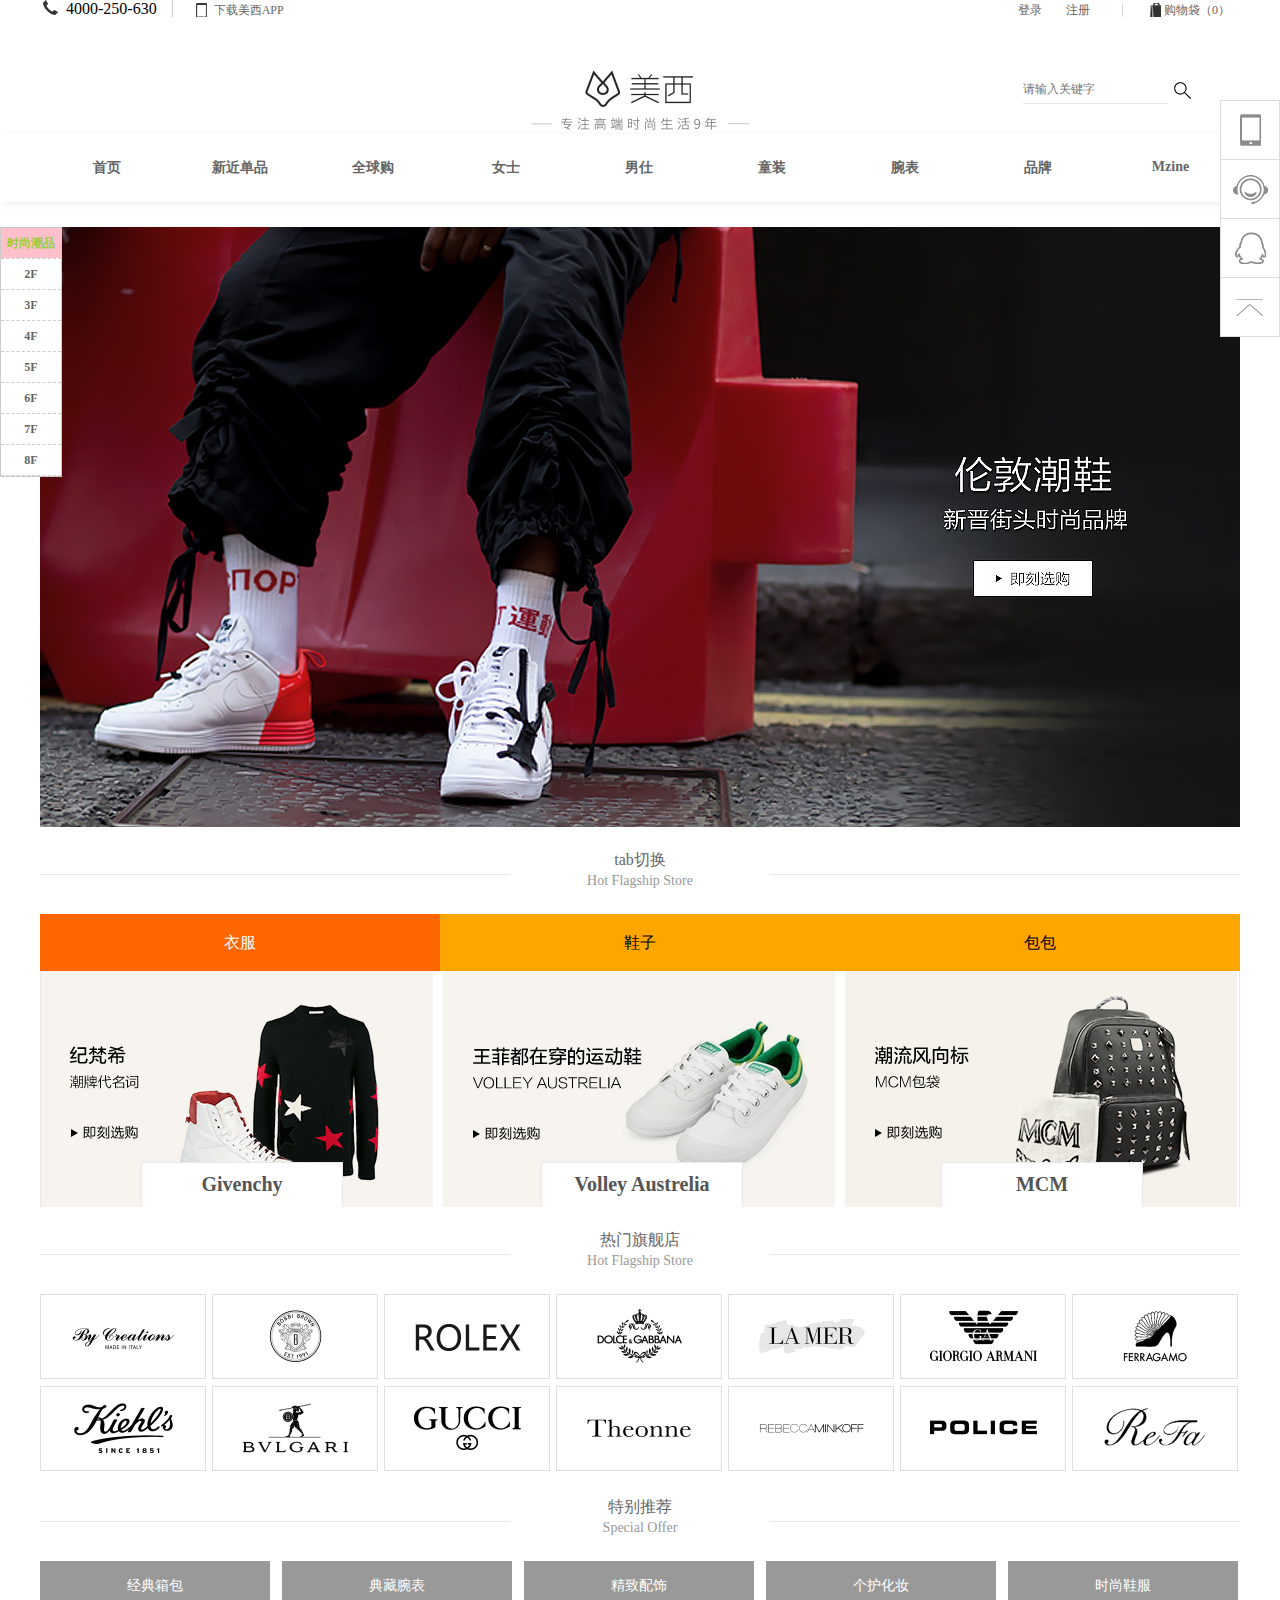
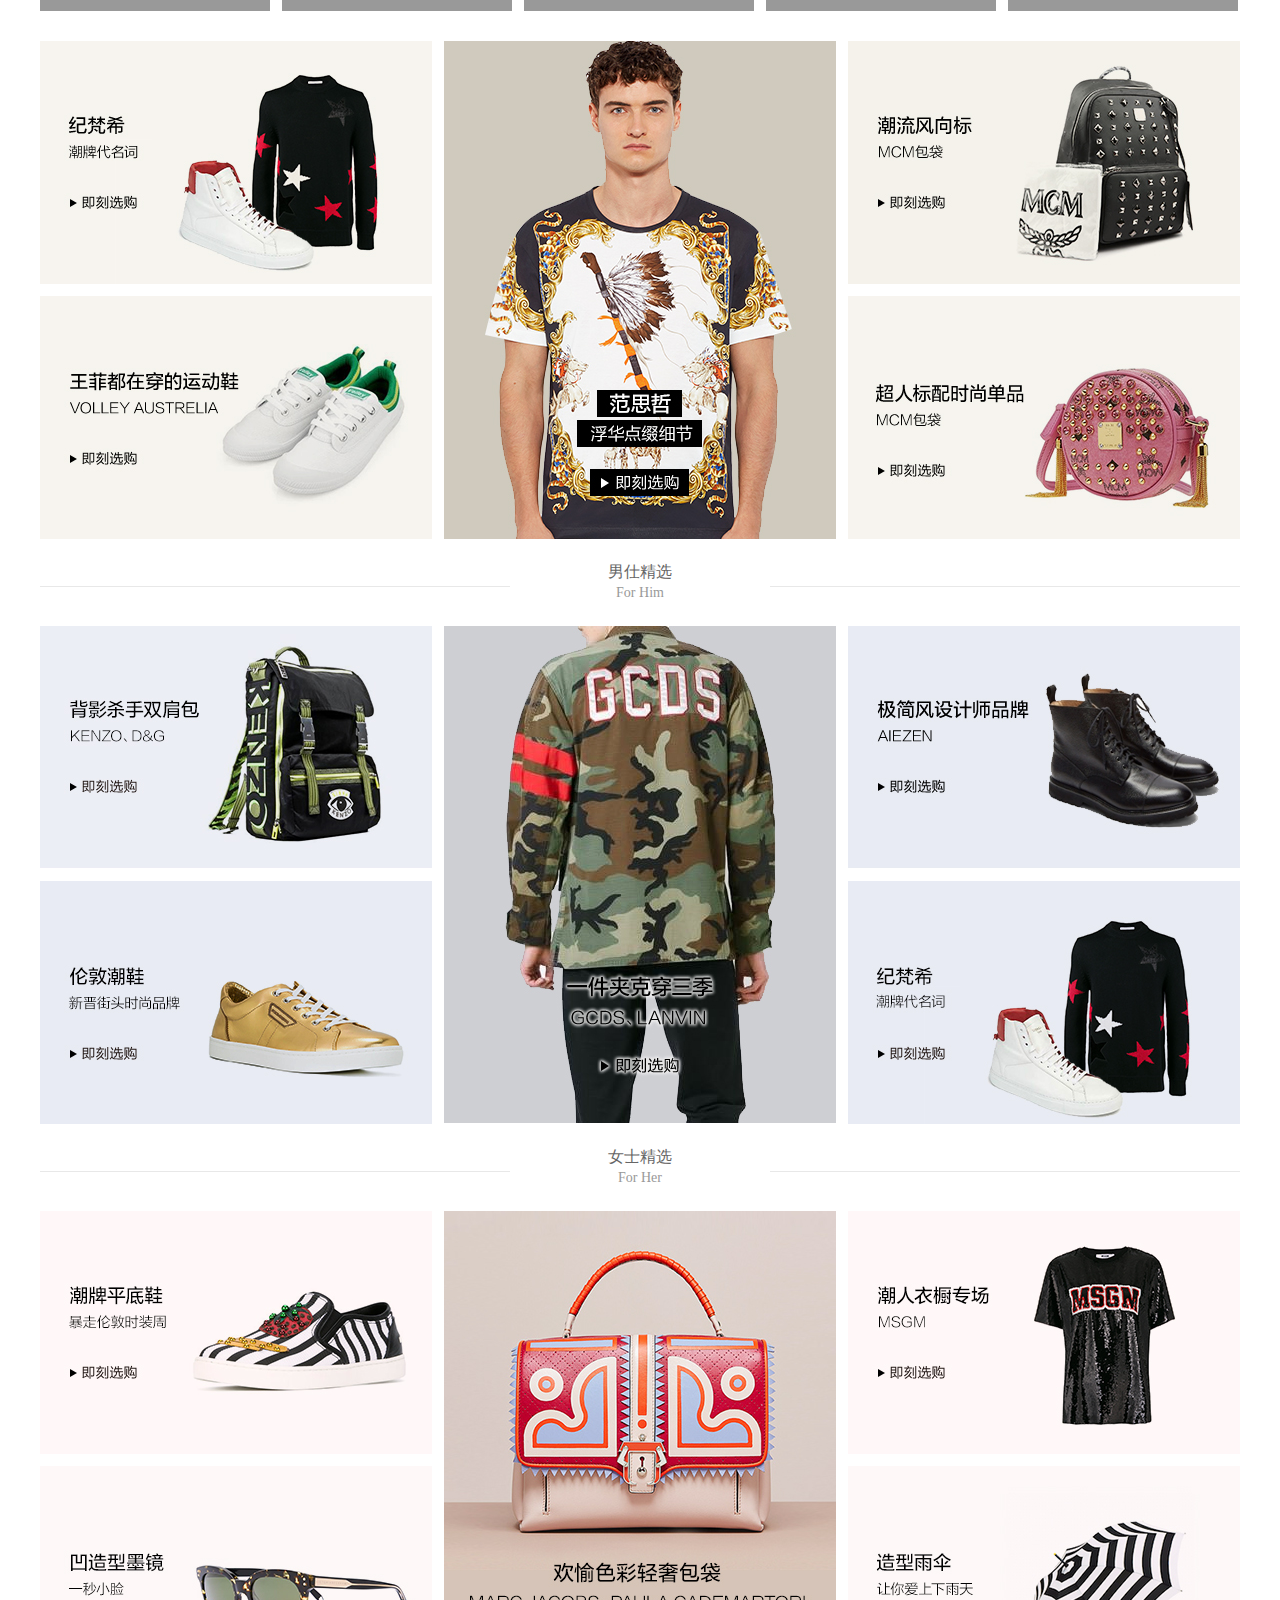
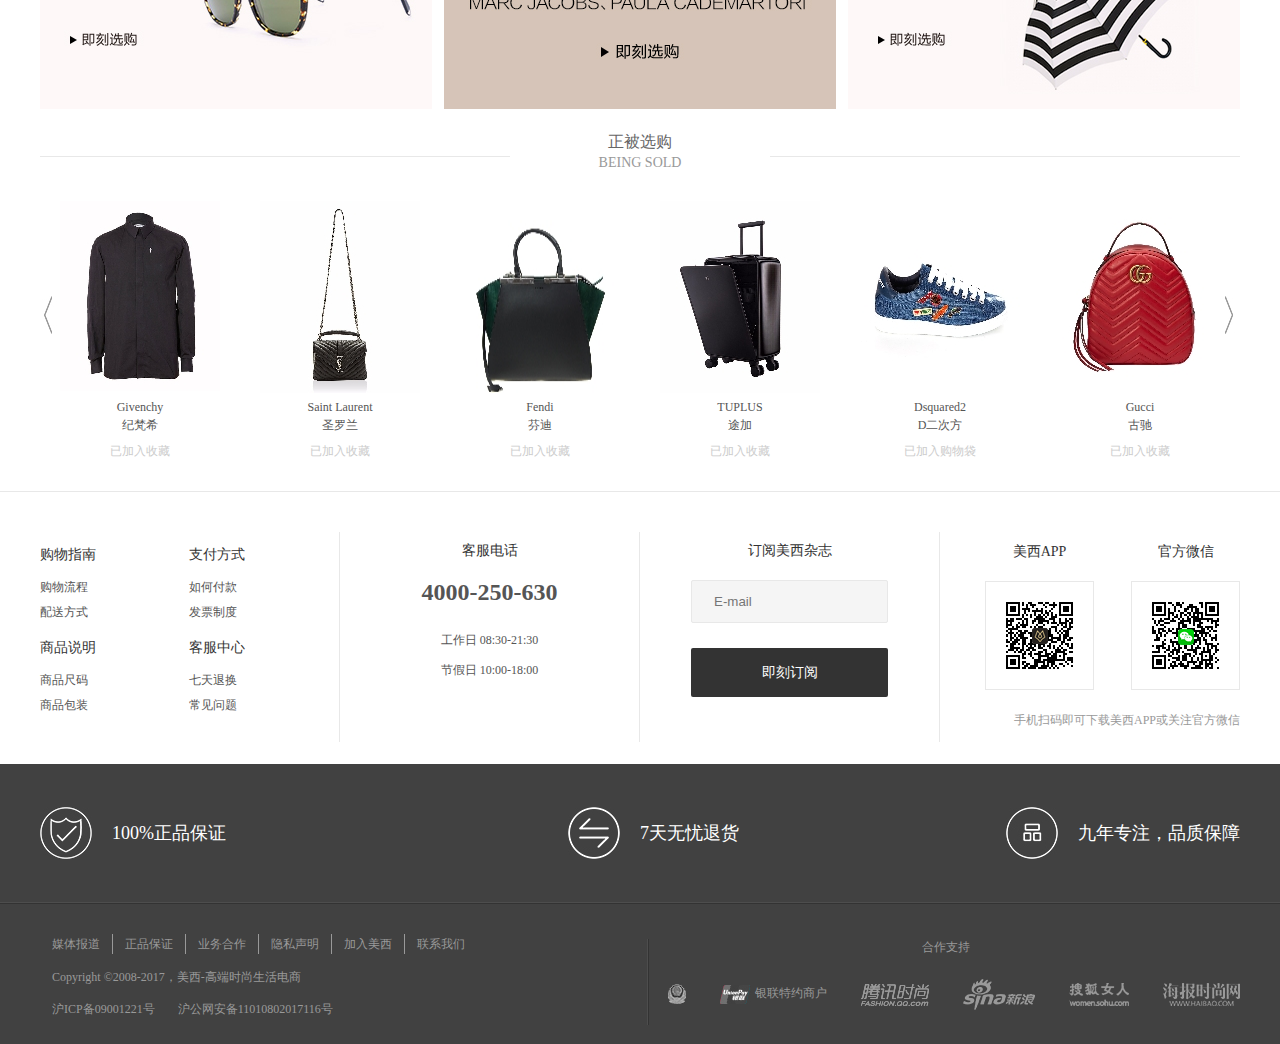
<file: 65-fashion/html/index.html>
<!DOCTYPE html>
<html>
	<head>
		<meta charset="UTF-8">
		<title></title>
		<link rel="stylesheet" type="text/css" href="../css/reset.css"/>
		<link rel="stylesheet" type="text/css" href="../css/index.css"/>
		
			
		<!--轮播大图-->
		<script src="../js/jquery-1.12.3.js"></script>
		<script src="../js/jquery.cookie.js"></script>
		<script src="../js/index.js"></script>
		
	</head>
	<body>
		<div id="top">
			<div class="contaier" style="height:35px;">
				<div class="top_l">
					<div id="App">
						<span style="background: url(../img/headico.png)0px -2px no-repeat;width:40px;height:35px;">&nbsp;&nbsp;&nbsp;&nbsp;&nbsp;</span>
						<span style="border-right:1px solid #ccc;padding-right:15px;padding-left:2px;">4000-250-630</span>
						<span id="saoma11">
							<a href=""  style="background: url(../img/headico.png)-20px -2px no-repeat;width:40px;height:35px;margin-left:15px;">&nbsp;&nbsp;&nbsp;&nbsp;&nbsp;&nbsp;</a>
							<a href="" title="下载美西APP">下载美西APP</a>
						</span>
					</div>
					
					<div id="headerApp_m">
		                <div class="header_sj"></div>
		                <div class="headerApp_code"><a href="" title="下载美西APP"><img src="../img/ewm_indexTop_1.png" style="display:block;">扫码下载</a></div>
		            </div>
					
				</div>
				<div class="top_r">
					<span>
						<a href="login.html" title="登录"  class="top_r_load">登录</a>
						<a href="register.html" title="注册">注册</a>
						
					</span>
					<span id="shop">
						<a href="" class="relative" title="购物袋" style="margin-left: 18px;padding-left: 20px;border-left: solid 1px #d9d9d9;">    
							<span style="background: url(../img/headico.png)-37px -2px no-repeat;height:35px;">&nbsp;&nbsp;&nbsp;&nbsp;&nbsp;&nbsp;</span>
							购物袋（<i id="total_num">0</i>）
						</a>
						
					</span>
					<div id="headershop">
		                <div class="header_sj" style="margin-left:140px;"></div>
		                <div class="headercar">
		                 
		                    <div class="kong" style="text-align: center;padding:30px 0;font-size:12px;">您的购物袋是空的</div>
		                	<div class="cart_out" style="display: none;">
								<div class="car_t"><strong>我的商品</strong></div>
								<div class="car_show">
									<ul id="product2_li">
										<!-- <li class="product2" style="overflow:hidden;">
											<img src="../good_img/11343359ae1b49a5ee2-160x192.jpg" style="width:80px;height:80px;float:left;"/>
											<p style="color:#CCCCCC;float: left;padding-left:10px;line-height:24px;">
												<a href="" style="font-size:16px;">VERSACE JEANS 范思哲牛仔</a><br />混纺 女士 卫衣
												<br />
												<span  style="color: #555555;"><i>￥</i>2900</span>&nbsp;&nbsp; X<span>1</span>
											</p>
											<div class="dell float_r">
												<a href="">╳</a>
											</div>
											<div class="clear"></div>
										</li> -->
										
									</ul>
									
									
								</div>
								<div class="car_b">
									<div class="to_l">
										<span>商品总计 ： ￥  </span>
										<span class="totalprice"></span>
									</div>
									<div class="to_r">
										<a href="car.html" class="settlement" style="font-size:18px;color: white;">现在就结算</a>
									</div>
								</div>
							</div>
		                
		                </div>
					</div>
					
				</div>
			</div>
		</div>
		
		<!--logo图-->
		<div id="logo" class="relative">
			<div class="contaier relative" >
				<a href="" title="美西">
					<img src="../img/logo.png"/ style="padding-top:35px;height:60px;width: 220px;display: inline-block;" alt="美西">
					
				</a>
				<div class="absolute" style="width:250px;right:10px;top:40px;">
					<input type="text" id="" value="" placeholder="请输入关键字" style="font-size:12px;height:28px;border:0;border-bottom:1px solid #e8e8e8;color:#6c6c6c;width:165px;outline:none;"/>
					<button class="absolute" style="border:0;width: 30px;height:25px;background: white;outline:none;right:32px;top:5px;">
						<a href="" style="display:inline-block;height:20px;width:20px;background:url(../img/headico.png)-60px 0 no-repeat;"></a>
					</button>
				</div>
			</div>
		</div>
		
		<!--导航-->
		<div id="nav">
			<div class="contaier" style="overflow: hidden;">
				<ul class="list_zong">
					<li><a href="" title="首页">首页</a></li>
					<li><a href="" title="新近单品" id="menu1">新近单品</a></li>
					<li><a href="" title="全球购">全球购</a></li>
					<li><a href="list.html" title="女士" id="menu2">女士</a></li>
					<li><a href="" title="男仕" id="menu3">男仕</a></li>
					<li><a href="" title="童装"id="menu4" >童装</a></li>
					<li><a href="" title="腕表" id="menu5">腕表</a></li>
					<li><a href="" title="品牌" id="menu6">品牌</a></li>
					<li><a href="" title="Mzine">Mzine</a></li>
					
				</ul>
				
			</div>
			<!--隐藏二级菜单-->
			<!--新品-->
			<div id="nts">
	        	<div class="new_list">
	        		<div class="contaier relative">
	        			<div class="circle" style="padding-left:340px;overflow: hidden;">
	        				<ul>
			                    <li class="singel"><a href="" title="男仕 Man" >男仕 Man</a></li>
			                    <li><a href="" title="包袋 Bags">包袋 Bags</a></li>
			                    <li><a href="" title="配饰 Accessories">配饰 Accessories</a></li>
			                    <li><a href="" title="鞋履 Shoes" >鞋履 Shoes</a></li>
			                    <li><a href="" title="服装 Clothes">服装 Clothes</a></li>
			                </ul>
			                <ul>
			                    <li class="singel"><a href="" title="女士 Woman">女士 Woman</a></li>
			                    <li><a href="" title="包袋 Bags">包袋 Bags</a></li>
			                    <li><a href="" title="配饰 Accessories">配饰 Accessories</a></li>
			                    <li><a href="" title="鞋履 Shoes">鞋履 Shoes</a></li>
			                    <li><a href="" title="服装 Clothes" >服装 Clothes</a></li>
			                </ul>
	        			</div>
	        			
	                </div>
	            </div>
	            <div class="headerShadow" style="top:193px;left:230px;"></div>
	        </div>
	        
	        <!--女士-->
	        <div id="women">
	        	<div class="women_list">
	        		<div class="contaier">
	        			<div style="padding-left:80px;overflow: hidden;">
	        			
		        			<ul>
			                    <li class="hnsTit"><a href="" title="包袋 Bags">包袋 Bags</a></li>
			                    <li><a href="" title="所有包袋" >所有包袋</a></li>
			                    <li><a href="" title="手提包 Totes">手提包 Totes</a></li>
			                    <li><a href="" title="单肩包 Shoulder Bags" >单肩包 Shoulder Bags</a></li>
			                    <li><a href="" title="斜挎包 Messenger Bags" >斜挎包 Messenger Bags</a></li>
			                    <li><a href="" title="手拿包 Clutch Bags">手拿包 Clutch Bags</a></li>
			                    <li><a href="" title="双肩包 Travel Bags">双肩包 Travel Bags</a></li>
			                </ul>
			                <ul>
			                    <li class="hnsTit"><a href="" title="配饰 Accessories">配饰 Accessories</a></li>
			                    <li><a href="" title="所有配饰" >所有配饰</a></li>
			                    <li><a href="" title="钱包 Wallets">钱包 Wallets</a></li>
			                    <li><a href="" title="手表 Watches">手表 Watches</a></li>
			                    <li><a href="" title="太阳眼镜 Sunglasses">太阳眼镜 Sunglasses</a></li>
			                    <li><a href="" title="饰品 Jewelry">饰品 Jewelry</a></li>
			                    <li><a href="" title="腰带 Belts" >腰带 Belts</a></li>
			                    <li><a href="" title="围巾 Scarf" >围巾 Scarf</a></li>
			                    <li><a href="" title="小配件 Small Acc.">小配件 Small Acc.</a></li>
			                </ul>
			                <ul>
			                    <li class="hnsTit"><a href="" title="鞋履 Shoes">鞋履 Shoes</a></li>
			                    <li><a href="" title="所有鞋履"  >所有鞋履</a></li>
			                    <li><a href="" title="平底鞋 Flat Shoes" >平底鞋 Flat Shoes</a></li>
			                    <li><a href="" title="高跟鞋 Pumps">高跟鞋 Pumps</a></li>
			                    <li><a href="" title="靴子 Boots">靴子 Boots</a></li>
			                </ul>
			                <ul>
			                    <li class="hnsTit"><a href="" title="服装 Clothes">服装 Clothes</a></li>
			                    <li><a href="" title="所有服装"  >所有服装</a></li>
			                    <li><a href="" title="卫衣 Hoodies">卫衣 Hoodies</a></li>
			                    <li><a href="" title="衬衫 Shirt">衬衫 Shirt</a></li>
			                    <li><a href="" title="针织/毛衫 Knit/Sweater" >针织/毛衫 Knit/Sweater</a></li>
			                    <li><a href="" title="夹克 Jacket" >夹克 Jacket</a></li>
			                    <li><a href="" title="大衣 Coat"  >大衣 Coat</a></li>
			                    <li><a href="" title="半裙 Skirts">半裙 Skirts</a></li>
			                    <li><a href="" title="连衣裙 Dresses" >连衣裙 Dresses</a></li>
			                </ul>
			            </div>
	                </div>
	            </div>
	            <div class="headerShadow" style="top:193px;left:498px;"></div>
	        </div>
	        
	        
	        <!--男士-->
	        <div id="man">
	        	<div class="man_list">
	        		<div class="contaier">
	        			<div class="circle" style="padding-left:80px;overflow: hidden;">
	        			
		        			<ul>
			                    <li class="hnsTit"><a href="" title="包袋 Bags">包袋 Bags</a></li>
			                    <li><a href="" title="所有包袋">所有包袋</a></li>
			                    <li><a href="" title="手提包 Totes">手提包 Totes</a></li>
			                    <li><a href="" title="单肩包 Shoulder Bags">单肩包 Shoulder Bags</a></li>
			                    <li><a href="" title="斜挎包 Messenger Bags">斜挎包 Messenger Bags</a></li>
			                    <li><a href="" title="手拿包 Clutch Bags">手拿包 Clutch Bags</a></li>
			                    <li><a href="" title="双肩包 Travel Bags">双肩包 Travel Bags</a></li>
			                </ul>
			                <ul>
			                    <li class="hnsTit"><a href="" title="配饰 Accessories">配饰 Accessories</a></li>
			                    <li><a href="" title="所有配饰">所有配饰</a></li>
			                    <li><a href="" title="钱包 Wallets">钱包 Wallets</a></li>
			                    <li><a href="" title="手表 Watches">手表 Watches</a></li>
			                    <li><a href="" title="太阳眼镜 Sunglasses">太阳眼镜 Sunglasses</a></li>
			                    <li><a href="" title="腰带 Belts">腰带 Belts</a></li>
			                    <li><a href="" title="围巾 Scarf">围巾 Scarf</a></li>
			                    <li><a href="" title="领带 Ties">领带 Ties</a></li>
			                    <li><a href="" title="数码周边 Technology">数码周边 Technology</a></li>
			                    <li><a href="" title="小配件 Small Acc.">小配件 Small Acc.</a></li>
			                </ul>
			                <ul>
			                    <li class="hnsTit"><a href="" title="鞋履 Shoes">鞋履 Shoes</a></li>
			                    <li><a href="" title="所有鞋履">所有鞋履</a></li>
			                    <li><a href="" title="平底鞋 Flat Shoes"平>平底鞋 Flat Shoes</a></li>
			                    <li><a href="" title="休闲皮鞋 Casual Shoes">休闲皮鞋 Casual Shoes</a></li>
			                    <li><a href="" title="正装皮鞋 Business Shoes">正装皮鞋 Business Shoes</a></li>
			                </ul>
			                <ul>
			                    <li class="hnsTit"><a href="" title="服装 Clothes">服装 Clothes</a></li>
			                    <li><a href="" title="所有服装">所有服装</a></li>
			                    <li><a href="" title="卫衣 Hoodies">卫衣 Hoodies</a></li>
			                    <li><a href="" title="T恤/POLO T-Shirt/POLO">T恤/POLO T-Shirt/POLO</a></li>
			                    <li><a href="" title="衬衫 Shirt">衬衫 Shirt</a></li>
			                    <li><a href="" title="西装套装 Suit">西装套装 Suit</a></li>
			                    <li><a href="" title="夹克 Jacket">夹克 Jacket</a></li>
			                    <li><a href="" title="大衣 Coat">大衣 Coat</a></li>
			                    <li><a href="" title="羽绒服/棉衣 Down Jacket">羽绒服/棉衣 Down Jacket</a></li>
			                    <li><a href="" title="休闲裤 Casual Pants">休闲裤 Casual Pants</a></li>
			                </ul>
			            </div>   
	                </div>
	            </div>
	            <div class="headerShadow" style="top:193px;right:622px;"></div>
	        </div>
	        
	        <!--童装-->
	        <div id="wear">
	        	<div class="wear_list">
	        		<div class="contaier">
	        			<div style="padding-left:340px;overflow: hidden;">
	        				<ul>
			                    <li class="hnsTit"><a href="" title="儿童 Children">儿童 Children</a></li>
			                    <li><a href="" title="T恤/POLO T-Shirt/POLO">T恤/POLO T-Shirt/POLO</a></li>
			                    <li><a href="" title="衬衫 Shirt">衬衫 Shirt</a></li>
			                    <li><a href="" title="卫衣 Hoodies">卫衣 Hoodies</a></li>
			                    <li><a href="" title="羽绒服/棉服 Down Jackets">羽绒服/棉服 Down Jackets</a></li>
			                    <li><a href="" title="连衣裙 Dresses">连衣裙 Dresses</a></li>
			                    <li><a href="" title="休闲裤 Casual Pants">休闲裤 Casual Pants</a></li>
			                </ul>
			                <ul>
			                    <li class="hnsTit"><a href="" title="热门品牌">热门品牌</a></li>
			                    <li><a href="" title="Gucci 古驰">Gucci 古驰</a></li>
			                    <li><a href="" title="Kenzo 高田贤三">Kenzo 高田贤三</a></li>
			                    <li><a href="" title="Little Dickins &amp; Jones">Little Dickins &amp; Jones</a></li>
			                    <li><a href="" title="RIDERS ON THE STORM">RIDERS ON THE STORM</a></li>
			                </ul>
		                </div>
	                </div>
	            </div>
	        	<div class="headerShadow" style="top:193px;right:488px;"></div>
	        </div>
	        
	        
	        <!--腕表-->
	        <div id="watch">
	        	<div class="watch_list">
	        		<div class="contaier">
	        			<div style="padding-left:340px;overflow: hidden;">
		        			<ul>
			                	<li class="hnsTit"><a href="" title="男仕腕表" >男仕腕表</a></li>
			                    <li class="hnsTit"><a href="" title="女士腕表">女士腕表</a></li>
			                    <li class="hnsTit"><a href="" title="石英石" >石英石</a></li>
			                    <li class="hnsTit"><a href="" title="机械表" >机械表</a></li>
			                </ul>
			                <ul>
			                    <li class="hnsTit"><a href="" title="热门品牌" >热门品牌</a></li>
			                    <li><a href="" title="sevenfriday">sevenfriday</a></li>
			                    <li><a href="" title="Calvin Klein 卡尔文·克莱恩">Calvin Klein 卡尔文·克莱恩</a></li>
			                    <li><a href="" title="Daniel Wellington 丹尼尔·惠灵顿" >Daniel Wellington 丹尼尔·惠灵顿</a></li>
			                    <li><a href="" title="Tissot 天梭" >Tissot 天梭</a></li>
			                    <li><a href="" title="OMEGA 欧米茄" >OMEGA 欧米茄</a></li>
			                    <li><a href="" title="Longines 浪琴" >Longines 浪琴</a></li>
			                </ul>
			            </div>    
	        		</div>
	            	
	            </div>
	            <div class="headerShadow" style="top:193px;right:356px;"></div>
	        </div>
	        
	        <!--品牌-->
	        <div id="brand">
	        	<div class="brand_list relative">
	        		<div class="contaier">
	        			<div style="padding-left:340px;overflow: hidden;">
	        				<ul>
			                    <li class="hnsTit"><a href="" title="国际大牌 Luxury Brand">国际大牌 Luxury Brand</a></li>
			                    <li><a href="" title="Diesel 迪赛">Diesel 迪赛</a></li>
			                    <li><a href="" title="Chloe 蔻依">Chloe 蔻依</a></li>
			                    <li><a href="" title="Dior 迪奥">Dior 迪奥</a></li>
			                    <li><a href="" title="BVLGARI 宝格丽">BVLGARI 宝格丽</a></li>
			                    <li><a href="" title="3.1 Phillip Lim 菲利林">3.1 Phillip Lim 菲利林</a></li>
			                    <li><a href="" title="Love Moschino 莫斯奇诺">Love Moschino 莫斯奇诺</a></li>
			                    <li><a href="" title="Giuseppe Zanotti 朱塞佩·萨诺">Giuseppe Zanotti 朱塞佩·萨诺</a></li>
			                    <li><a href="" title="Moschino 莫斯奇诺">Moschino 莫斯奇诺</a></li>
			                </ul>
			                <ul>
			                    <li class="hnsTit"><a href="" title="设计师品牌 Designer Brand">设计师品牌 Designer Brand</a></li>
			                    <li><a href="" title="MSGM">MSGM </a></li>
			                    <li><a href="" title="Circle">Circle </a></li>
			                    <li><a href="" title="Iceberg 冰山">Iceberg 冰山</a></li>
			                    <li><a href="" title="MABYMA STUDIO">MABYMA STUDIO </a></li>
			                    <li><a href="" title="Dune">Dune </a></li>
			                    <li><a href="" title="ChloeChen">ChloeChen </a></li>
			                    <li><a href="" title="Versus 范瑟丝">Versus 范瑟丝</a></li>
			                    <li><a href="" title="P.A.R.O.S.H.">P.A.R.O.S.H.</a></li>
			                </ul>
	        			</div>
	        			
	        		</div>
	            	
	            </div>
	            <div class="headerShadow" style="top:193px;right:222px;"></div>
	        </div>
	        
		</div>
		
		

		
		<!--在线咨询-->
		<div class="consult absolute">
			<div class="line_said">
				<ul>
			        <li class="consultApp">
			            <a class="consult_app" href="" title="美西APP"><em></em></a>
			            <div class="consult_app_m">
			                <div class="consult_app_sj"></div>
			                <div class="consult_app_code">
			                    <img src="../img2/ewm_indexTop_1.png" style="display:block;">
			                </div>
			            </div>
			        </li>
			        <li>
			            <a class="consult_online" href="" title="在线咨询"><em></em></a>
			        </li>
			        <li>
			            <a id="BizQQWPA" class="consult_qq" href="" title="QQ咨询"><em></em></a>
			        </li>
			        <li>
			            <a class="consult_top" href="" title="返回顶部" style="border:none;"><em></em></a>
			        </li>
			    </ul>
		    </div>
		</div>
		
			<!--内容-->
		<div id="main" class="relative">
			
			<!--楼梯效果-->
			<ul id="nav_floor">
				<li>1F<span class="active_floor">时尚潮品</span></li>
				<li>2F<span >实时精选</span></li>
				<li>3F<span >热门旗舰店</span></li>
				<li>4F<span >特别推荐</span></li>
				<li>5F<span>男仕精选</span></li>
				<li>6F<span>女士精选</span></li>
				<li>7F<span>正被选购</span></li>
				<li>8F<span>购物指南</span></li>
				
			</ul>
			<div class="big">
				
				<!--大图轮播-->
				<div id="banner">
					<div class="contanier relative">
						<ul id="list">
							
						</ul>
						<div id="prev">&lt;</div>
						<div id="next">&gt;</div>
					</div>
				</div>
				
				<!--tab切换-->
				<div id="tab_box">
					<div class="contaier" style="overflow:hidden;">
						<div id="box1_top">
							<div class="theme relative">
								<div class="line absolute">
								</div>
								<p class="theme_n relative" >
									<span style="color: #666;">tab切换</span><br>
									<span style="font-size:14px;color: #999;">Hot Flagship Store</span>
								</p>
							</div>
						</div>
						<ul id="tab_list">
							<li class="tab_hover">衣服</li>
							<li>鞋子</li>
							<li>包包</li>
						</ul>
						<div class="tab_content tab_show">
							<a href="" title="纪梵希 潮牌代名词">
								<img src="../img/13260859cdd97002a9e.jpg"/>
								<div class="sing_code absolute">
									<p style="font-size:20px;font-weight:bolder;">Givenchy</p>
									<br />
									<p>
										Givenchy
										<br />
										纪梵希
									</p>
								</div>
							</a>
							<a href="" title="Volley Austrelia 王菲都在穿的运动鞋" style="margin:0 6px;">
								<img src="../img/13271959cdd9b78b2e5.jpg"/>
								<div class="sing_code absolute" style="left:500px">
									<p style="font-size:20px;font-weight:bolder;">Volley Austrelia</p>
									<br />
									<p>
										Volley Austrelia
										<br />
										Volley
									</p>
								</div>
							</a>
							<a href="" title="MCM 包袋潮流风向标">
								<img src="../img/13270959cdd9ad660c6.jpg"/>
								<div class="sing_code absolute" style="left:900px">
									<p style="font-size:20px;font-weight:bolder;">MCM</p>
									<br />
									<p>
										MCM
										<br />
										慕尼黑
									</p>
								</div>
							</a>
						</div>
						<div class="tab_content relative">
							<a href="" title="背影杀手双肩包  KENZO、D&G" >
								<img src="../img/13295059cdda4e1a00f.jpg"/>
								<div class="sing_code absolute">
									<p style="font-size:20px;font-weight:bolder;">KENZO、D&G</p>
									<br />
									<p>
										KENZO、D&G
										<br />
										老虎头
									</p>
								</div>
							</a>
							<a href="" title="伦敦潮鞋 新晋街头时尚品牌" style="margin:0 6px;">
								<img src="../img/13312759cddaaf48c47.jpg"/>
								<div class="sing_code absolute" style="left:500px">
									<p style="font-size:20px;font-weight:bolder;">D&G</p>
									<br />
									<p>
										D&G
										<br />
										大眼睛
									</p>
								</div>
							</a>
							<a href="" title="纪梵希 潮牌代名词 ">
								<img src="../img/13313159cddab301934.jpg"/>
								<div class="sing_code absolute" style="left:900px">
									<p style="font-size:20px;font-weight:bolder;">Givenchy</p>
									<br />
									<p>
										Givenchy
										<br />
										纪梵希
									</p>
								</div>
							</a>
							
						</div>
						<div class="tab_content relative">
							<a href="" title="潮牌平底鞋暴走伦敦时装周">
								<img src="../img/13334959cddb3d35258.jpg"/>
								<div class="sing_code absolute">
									<p style="font-size:20px;font-weight:bolder;">D&G</p>
									<br />
									<p>
										D&G
										<br />
										大眼睛
									</p>
								</div>
							</a>
							<a href="" title="凹造型墨镜一秒小脸">
								<img src="../img/13351359cddb9113fa1.jpg" style="margin:0 6px;"/>
								<div class="sing_code absolute" style="left:500px">
									<p style="font-size:20px;font-weight:bolder;">KENZO、D&G</p>
									<br />
									<p>
										KENZO、D&G
										<br />
										老虎头
									</p>
								</div>
							</a>
							<a href="" title="造型雨伞 让你爱上下雨天">
								<img src="../img/13353959cddbab6371f.jpg"/>
								<div class="sing_code absolute" style="left:900px">
									<p style="font-size:20px;font-weight:bolder;">MCM</p>
									<br />
									<p>
										MCM
										<br />
										慕尼黑
									</p>
								</div>
							</a>
						</div>
					</div>
					
				</div>

				<!--热门旗舰店-->
				<div id="box5">
					<div class="contaier">
						<div id="box1_top">
							<div class="theme relative">
								<div class="line absolute">
								</div>
								<p class="theme_n relative" >
									<span style="color: #666;">热门旗舰店</span><br>
									<span style="font-size:14px;color: #999;">Hot Flagship Store</span>
								</p>
							</div>
						</div>
						<div id="box1_btn_pai">
							<div class="hotflag">
							    <ul class="hotflagbox" style="width:1200px;margin:0 auto;overflow:hidden;">
							        <li>
							            <div class="hotflagson">
							                <img src="../img3/147669863333_214x108.jpg" alt="By Creations柏品">
							                <div class="hotmiddle" style="opacity: 0;">
							                    <a href="" target="_blank">
							                        <p class="brandchnname">柏品</p>
							                        <div class="blacksline">
							                            <span></span>
							                        </div>
							                    </a>
							                </div>
							                <div class="topline" style="width: 0px;"></div>
							                <div class="rightline" style="height: 0px;"></div>
							                <div class="bottomline" style="width: 0px;"></div>
							                <div class="leftline" style="height: 0px;"></div>
							            </div>
							            <div class="hotflagson">
							                <img src="../img3/14477274206917.png" alt="Bobbi Brown波比布朗">
							                <div class="hotmiddle" style="opacity: 0;">
							                    <a href="" target="_blank">
							                        <p class="brandchnname">波比布朗</p>
							                        <div class="blacksline">
							                            <span></span>
							                        </div>
							                    </a>
							                </div>
							                <div class="topline" style="width: 0px;"></div>
							                <div class="rightline" style="height: 0px;"></div>
							                <div class="bottomline" style="width: 0px;"></div>
							                <div class="leftline" style="height: 0px;"></div>
							            </div>
							            <div class="hotflagson">
							                <img src="../img3/147635292315_214x108.jpg" alt="Rolex劳力士">
							                <div class="hotmiddle" style="opacity: 0;">
							                    <a href="http://www.5lux.com/flagship/detail/54" target="_blank">
							                        <p class="brandchnname">劳力士</p>
							                        <div class="blacksline">
							                            <span></span>
							                        </div>
							                    </a>
							                </div>
							                <div class="topline" style="width: 0px;"></div>
							                <div class="rightline" style="height: 0px;"></div>
							                <div class="bottomline" style="width: 0px;"></div>
							                <div class="leftline" style="height: 0px;"></div>
							            </div>
							            <div class="hotflagson">
							                <img src="../img3/14477306892349.png" alt="Dolce&amp;Gabbana（D&amp;G）">
							                <div class="hotmiddle" style="opacity: 0;">
							                    <a href="http://www.5lux.com/flagship/detail/24" target="_blank">
							                        <p class="brandchnname">杜嘉班纳</p>
							                        <div class="blacksline">
							                            <span></span>
							                        </div>
							                    </a>
							                </div>
							                <div class="topline" style="width: 0px;"></div>
							                <div class="rightline" style="height: 0px;"></div>
							                <div class="bottomline" style="width: 0px;"></div>
							                <div class="leftline" style="height: 0px;"></div>
							            </div>
							            <div class="hotflagson">
							                <img src="../img3/14477391399663.png" alt="La Mer海蓝之谜">
							                <div class="hotmiddle" style="opacity: 0;">
							                    <a href="http://www.5lux.com/flagship/detail/48" target="_blank">
							                        <p class="brandchnname">海蓝之谜</p>
							                        <div class="blacksline">
							                            <span></span>
							                        </div>
							                    </a>
							                </div>
							                <div class="topline" style="width: 0px;"></div>
							                <div class="rightline" style="height: 0px;"></div>
							                <div class="bottomline" style="width: 0px;"></div>
							                <div class="leftline" style="height: 0px;"></div>
							            </div>
							            <div class="hotflagson">
							                <img src="../img3/14477258985459.png" alt="Armani阿玛尼">
							                <div class="hotmiddle" style="opacity: 0;">
							                    <a href="http://www.5lux.com/flagship/detail/3" target="_blank">
							                        <p class="brandchnname">阿玛尼</p>
							                        <div class="blacksline">
							                            <span></span>
							                        </div>
							                    </a>
							                </div>
							                <div class="topline" style="width: 0px;"></div>
							                <div class="rightline" style="height: 0px;"></div>
							                <div class="bottomline" style="width: 0px;"></div>
							                <div class="leftline" style="height: 0px;"></div>
							            </div>
							            <div class="hotflagson" style="margin-right: 0;">
							                <img src="../img3/14477314136401.png" alt="Ferragamo菲拉格慕">
							                <div class="hotmiddle" style="opacity: 0;">
							                    <a href="http://www.5lux.com/flagship/detail/19" target="_blank">
							                        <p class="brandchnname">菲拉格慕</p>
							                        <div class="blacksline">
							                            <span></span>
							                        </div>
							                    </a>
							                </div>
							                <div class="topline" style="width: 0px;"></div>
							                <div class="rightline" style="height: 0px;"></div>
							                <div class="bottomline" style="width: 0px;"></div>
							                <div class="leftline" style="height: 0px;"></div>
							            </div>
							            <div class="hotflagson">
							                <img src="../img3/14477391395609.png" alt="KIEHL&#39;S  科颜氏">
							                <div class="hotmiddle" style="opacity: 0;">
							                    <a href="http://www.5lux.com/flagship/detail/55" target="_blank">
							                        <p class="brandchnname">科颜氏</p>
							                        <div class="blacksline">
							                            <span></span>
							                        </div>
							                    </a>
							                </div>
							                <div class="topline" style="width: 0px;"></div>
							                <div class="rightline" style="height: 0px;"></div>
							                <div class="bottomline" style="width: 0px;"></div>
							                <div class="leftline" style="height: 0px;"></div>
							            </div>
							            <div class="hotflagson">
							                <img src="../img3/14477284519867.png" alt="Bvlgari宝格丽">
							                <div class="hotmiddle" style="opacity: 0;">
							                    <a href="http://www.5lux.com/flagship/detail/31" target="_blank">
							                        <p class="brandchnname">宝格丽</p>
							                        <div class="blacksline">
							                            <span></span>
							                        </div>
							                    </a>
							                </div>
							                <div class="topline" style="width: 0px;"></div>
							                <div class="rightline" style="height: 0px;"></div>
							                <div class="bottomline" style="width: 0px;"></div>
							                <div class="leftline" style="height: 0px;"></div>
							            </div>
							            <div class="hotflagson">
							                <img src="../img3/14477318724845.png" alt="Gucci古驰">
							                <div class="hotmiddle" style="opacity: 0;">
							                    <a href="http://www.5lux.com/flagship/detail/37" target="_blank">
							                        <p class="brandchnname">古驰</p>
							                        <div class="blacksline">
							                            <span></span>
							                        </div>
							                    </a>
							                </div>
							                <div class="topline" style="width: 0px;"></div>
							                <div class="rightline" style="height: 0px;"></div>
							                <div class="bottomline" style="width: 0px;"></div>
							                <div class="leftline" style="height: 0px;"></div>
							            </div>
							            <div class="hotflagson">
							                <img src="../img3/14524832304110.png" alt="Theonne">
							                <div class="hotmiddle" style="opacity: 0;">
							                    <a href="http://www.5lux.com/flagship/detail/84" target="_blank">
							                        <p class="brandchnname">Theonne</p>
							                        <div class="blacksline">
							                            <span></span>
							                        </div>
							                    </a>
							                </div>
							                <div class="topline" style="width: 0px;"></div>
							                <div class="rightline" style="height: 0px;"></div>
							                <div class="bottomline" style="width: 0px;"></div>
							                <div class="leftline" style="height: 0px;"></div>
							            </div>
							            <div class="hotflagson">
							                <img src="../img3/14479263905429.png" alt="Rebecca Minkoff 瑞贝卡·明可弗">
							                <div class="hotmiddle" style="opacity: 0;">
							                    <a href="http://www.5lux.com/flagship/detail/83" target="_blank">
							                        <p class="brandchnname">瑞贝卡·明可弗</p>
							                        <div class="blacksline">
							                            <span></span>
							                        </div>
							                    </a>
							                </div>
							                <div class="topline" style="width: 0px;"></div>
							                <div class="rightline" style="height: 0px;"></div>
							                <div class="bottomline" style="width: 0px;"></div>
							                <div class="leftline" style="height: 0px;"></div>
							            </div>
							            <div class="hotflagson">
							                <img src="../img3/14477430744531.png" alt="police">
							                <div class="hotmiddle" style="opacity: 0;">
							                    <a href="http://www.5lux.com/flagship/detail/106" target="_blank">
							                        <p class="brandchnname">POLICE </p>
							                        <div class="blacksline">
							                            <span></span>
							                        </div>
							                    </a>
							                </div>
							                <div class="topline" style="width: 0px;"></div>
							                <div class="rightline" style="height: 0px;"></div>
							                <div class="bottomline" style="width: 0px;"></div>
							                <div class="leftline" style="height: 0px;"></div>
							            </div>
							            <div class="hotflagson" style="margin-right: 0;">
							                <img src="../img3/147255231014_214x108.png" alt="Refa">
							                <div class="hotmiddle" style="opacity: 0;">
							                    <a href="http://www.5lux.com/flagship/detail/96" target="_blank">
							                        <p class="brandchnname">Refa</p>
							                        <div class="blacksline">
							                            <span></span>
							                        </div>
							                    </a>
							                </div>
							                <div class="topline" style="width: 0px;"></div>
							                <div class="rightline" style="height: 0px;"></div>
							                <div class="bottomline" style="width: 0px;"></div>
							                <div class="leftline" style="height: 0px;"></div>
							            </div>
							            <div class="hotflagson">
							                <img src="../img3/147418184838_214x108.jpg" alt="LuckyOzasec欧泽斯">
							                <div class="hotmiddle" style="opacity: 0;">
							                    <a href="http://www.5lux.com/flagship/detail/95" target="_blank">
							                        <p class="brandchnname">LuckyOzasec</p>
							                        <div class="blacksline">
							                            <span></span>
							                        </div>
							                    </a>
							                </div>
							                <div class="topline" style="width: 0px;"></div>
							                <div class="rightline" style="height: 0px;"></div>
							                <div class="bottomline" style="width: 0px;"></div>
							                <div class="leftline" style="height: 0px;"></div>
							            </div>
							            <div class="hotflagson">
							                <img src="../img3/14477284508184.png" alt="Brooks Brothers 布克兄弟">
							                <div class="hotmiddle" style="opacity: 0;">
							                    <a href="http://www.5lux.com/flagship/detail/74" target="_blank">
							                        <p class="brandchnname">布克兄弟</p>
							                        <div class="blacksline">
							                            <span></span>
							                        </div>
							                    </a>
							                </div>
							                <div class="topline" style="width: 0px;"></div>
							                <div class="rightline" style="height: 0px;"></div>
							                <div class="bottomline" style="width: 0px;"></div>
							                <div class="leftline" style="height: 0px;"></div>
							            </div>
							            <div class="hotflagson">
							                <img src="../img3/14477462462623.png" alt="TOD&#39;S  托德斯">
							                <div class="hotmiddle" style="opacity: 0;">
							                    <a href="http://www.5lux.com/flagship/detail/57" target="_blank">
							                        <p class="brandchnname">托德斯</p>
							                        <div class="blacksline">
							                            <span></span>
							                        </div>
							                    </a>
							                </div>
							                <div class="topline" style="width: 0px;"></div>
							                <div class="rightline" style="height: 0px;"></div>
							                <div class="bottomline" style="width: 0px;"></div>
							                <div class="leftline" style="height: 0px;"></div>
							            </div>
							            <div class="hotflagson">
							                <img src="../img3/149007476555_214x108.png" alt="Zimmerli齐穆里">
							                <div class="hotmiddle" style="opacity: 0;">
							                    <a href="http://www.5lux.com/flagship/detail/132" target="_blank">
							                        <p class="brandchnname">齐穆里</p>
							                        <div class="blacksline">
							                            <span></span>
							                        </div>
							                    </a>
							                </div>
							                <div class="topline" style="width: 0px;"></div>
							                <div class="rightline" style="height: 0px;"></div>
							                <div class="bottomline" style="width: 0px;"></div>
							                <div class="leftline" style="height: 0px;"></div>
							            </div>
							            <div class="hotflagson">
							                <img src="../img3/14477305449735.png" alt="Dior迪奥">
							                <div class="hotmiddle" style="opacity: 0;">
							                    <a href="http://www.5lux.com/flagship/detail/79" target="_blank">
							                        <p class="brandchnname">迪奥</p>
							                        <div class="blacksline">
							                            <span></span>
							                        </div>
							                    </a>
							                </div>
							                <div class="topline" style="width: 0px;"></div>
							                <div class="rightline" style="height: 0px;"></div>
							                <div class="bottomline" style="width: 0px;"></div>
							                <div class="leftline" style="height: 0px;"></div>
							            </div>
							            <div class="hotflagson">
							                <img src="../img3/14477425318150.png" alt="Parker派克">
							                <div class="hotmiddle" style="opacity: 0;">
							                    <a href="http://www.5lux.com/flagship/detail/51" target="_blank">
							                        <p class="brandchnname">派克</p>
							                        <div class="blacksline">
							                            <span></span>
							                        </div>
							                    </a>
							                </div>
							                <div class="topline" style="width: 0px;"></div>
							                <div class="rightline" style="height: 0px;"></div>
							                <div class="bottomline" style="width: 0px;"></div>
							                <div class="leftline" style="height: 0px;"></div>
							            </div>
							            <div class="hotflagson" style="margin-right: 0;">
							                <img src="../img3/14477320366584.png" alt="Guess">
							                <div class="hotmiddle" style="opacity: 0;">
							                    <a href="http://www.5lux.com/flagship/detail/22" target="_blank">
							                        <p class="brandchnname">Guess</p>
							                        <div class="blacksline">
							                            <span></span>
							                        </div>
							                    </a>
							                </div>
							                <div class="topline" style="width: 0px;"></div>
							                <div class="rightline" style="height: 0px;"></div>
							                <div class="bottomline" style="width: 0px;"></div>
							                <div class="leftline" style="height: 0px;"></div>
							            </div>
							        </li>
							        
							    </ul>
							</div>
						</div>
					</div>
				</div>
				
				
				
				
				<!--/**特别推荐**/-->
				<div id="box1">
					<div class="contaier">      

						<div id="box1_top">
							<div class="theme relative">
								<div class="line absolute">
								</div>
								<p class="theme_n relative" >
									<span style="color: #666;">特别推荐</span><br>
									<span style="font-size:14px;color: #999;">Special Offer</span>
								</p>
							</div>
						</div>
						<!--3d导航-->
						<ul class="shopcenter" id="3d_list">
						    <li>
						        <div class="shopcenterbox" style="top: 0px;">
						            <a href="" class="quicktab" anchor="classic_bags">
						                <div class="topbox">
						                  	 经典箱包
						                </div>
						            </a>
						            <a href="" class="quicktab" anchor="classic_bags">
						                <div class="bottombox">
						                    <div class="border">
						                       	<p class="en">Classic bags</p>
						                  	</div>
						               	</div>
						          	</a>
						       	</div>
						    </li>
						    <li>
						       	<div class="shopcenterbox" style="top: 0px;">
						          	<a href="" class="quicktab" anchor="collection_watches">
						             	<div class="topbox">
						                  	 典藏腕表
						               	</div>
						         	</a>
						          	<a href="" class="quicktab" anchor="collection_watches">
						              	<div class="bottombox">
						                  	<div class="border">
						                      	<p class="en">Collection watches</p>
						                  	</div>
						               	</div>
						          	</a>
						       	</div>
						    </li>
						    <li>
						       	<div class="shopcenterbox" style="top: 0px;">
						          	<a href="" class="quicktab" anchor="exquisite_accessories">
						              	<div class="topbox">
						                  	 精致配饰
						               	</div>
						          	</a>
						          	<a href="" class="quicktab" anchor="exquisite_accessories">
						              	<div class="bottombox">
						                  	<div class="border">
						                      	<p class="en">Exquisite accessories</p>
						                  	</div>
						               	</div>
						          	</a>
						       	</div>
						    </li>
						    <li>
						       	<div class="shopcenterbox" style="top: 0px;">
						          	<a href="" class="quicktab" anchor="nurse_makeup">
						              	<div class="topbox">
						                   	个护化妆
						               	</div>
						          	</a>
						          	<a href="" class="quicktab" anchor="nurse_makeup">
						              	<div class="bottombox">
						                  	<div class="border">
						                      	<p class="en">Nurse makeup</p>
						                  	</div>
						               	</div>
						          	</a>
						       	</div>
						    </li>
						    <li style="margin-right:0px;">
						       	<div class="shopcenterbox" style="top: 0px;">
						          	<a href="" class="quicktab" anchor="fashion_apparel">
						              	<div class="topbox">
					                  	时尚鞋服
				               			</div>
						          	</a>
						          	<a href="" class="quicktab" anchor="fashion_apparel">
						              	<div class="bottombox">
						                  	<div class="border">
						                      	<p class="en">Shoes and apparel</p>
						                  	</div>
						               	</div>
						          	</a>
						       	</div>
						    </li>
						</ul> 
						<div id="box1_btn">
							<ul id="box11">
								<li style="background:#f7f4ef;"><a href="" title="纪梵希 潮牌代名词"><img src="../img/13260859cdd97002a9e.jpg"/></a></li>
								<li style="background:#f7f4ef;margin-top:12px;"><a href="" title="Volley Austrelia 王菲都在穿的运动鞋"><img src="../img/13271959cdd9b78b2e5.jpg"/></a></li>
								
							</ul>
							<ul id="box12">
								<li style="height:498px;background:#d0cabe;"><a href="" style="height:498px;" title="范思哲 浮华点缀细节"><img src="../img/13263659cdd98c5140d.jpg"/></a></li>
							</ul>
							<ul id="box13">
								<li style="background:#f5f2eb;"><a href="" title="MCM 包袋潮流风向标"><img src="../img/13270959cdd9ad660c6.jpg"/></a></li>
								<li style="background:#f7f4ef;margin-top:12px;">
									<a href="" title="MCM包袋 超人标配时尚单品" style="display:block;margin-top: 12px;">
										<img src="../img/13271659cdd9b41420c.jpg"/>
									</a>
								</li>
							</ul>
						</div>
					</div>
				</div>
				
				<!--男仕精选-->
				<div id="box2">
					<div class="contaier">
						<div id="box1_top">
							<div class="theme relative">
								<div class="line absolute">
								</div>
								<p class="theme_n relative" >
									<span style="color: #666;">男仕精选</span><br>
									<span style="font-size:14px;color: #999;">For Him</span>
								</p>
							</div>
						</div>
						<div id="box1_btn">
							<ul id="box11">
								<li style="background:#e8ebf4;">
									<a href="" title="背影杀手双肩包  KENZO、D&G" >
										<img src="../img/13295059cdda4e1a00f.jpg"/>
									</a>
								</li>
								<li style="background:#e8ebf4;margin-top:12px;">
									<a href="" title="伦敦潮鞋 新晋街头时尚品牌" style="display:block;margin-top: 12px;">
										<img src="../img/13312759cddaaf48c47.jpg"/>
									</a>
								</li>
								
							</ul>
							<ul id="box12" >
								<li style="height:498px;background:#cecfd3;"><a href="" style="height:498px;" title="一件夹克穿三季 GCDS、Lanvin"><img src="../img/13302359cdda6f4ec75.jpg"/></a></li>
							</ul>
							<ul id="box13">
								<li style="background:#e8ebf4;"><a href="" title="极简风设计师品牌 Aiezen"><img src="../img/13305759cdda914bd97.jpg"/></a></li>
								<li style="background:#e8ebf4;margin-top:12px;">
									<a href="" title="纪梵希 潮牌代名词" style="display:block;margin-top: 12px;">
										<img src="../img/13313159cddab301934.jpg"/>
									</a>
								</li>
							</ul>
						</div>
					</div>
				</div>
				
				
				<!--女士精选-->
				<div id="box3">
					<div class="contaier">
						<div id="box1_top">
							<div class="theme relative">
								<div class="line absolute">
								</div>
								<p class="theme_n relative" >
									<span style="color: #666;">女士精选</span><br>
									<span style="font-size:14px;color: #999;">For Her</span>
								</p>
							</div>
						</div>
						<div id="box1_btn">
							<ul id="box11">
								<li style="background:#fff7f8;"><a href="" title="潮牌平底鞋暴走伦敦时装周"><img src="../img/13334959cddb3d35258.jpg"/></a></li>
								<li style="background:#fef8f8;margin-top:12px;">
									<a href="" title="凹造型墨镜一秒小脸" style="display:block;margin-top: 12px;">
										<img src="../img/13351359cddb9113fa1.jpg"/>
									</a>
								</li>
								
							</ul>
							<ul id="box12">
								<li style="height:498px;background:url(../img/1.jpg)repeat-x;">
									<a href="" style="height:498px;" title="欢愉色彩轻奢包袋">
										<img src="../img/13341859cddb5a2a903.jpg"/>
									</a></li>
							</ul>
							<ul id="box13">
								<li style="background:#fff7f8;"><a href="" title="MSGM 潮人衣橱专场"><img src="../img/13344659cddb7668419.jpg"/></a></li>
								<li style="background:#fef8f8;margin-top:12px;">
									<a href="" title="造型雨伞 让你爱上下雨天" style="display:block;margin-top: 12px;">
										<img src="../img/13353959cddbab6371f.jpg"/>
									</a>
								</li>
							<ul>
						</div>
					</div>
					
				</div>
				
				<!--正被选购-->
				<div id="box4">
					<div class="contaier">
						<div id="box1_top">
							<div class="theme relative">
								<div class="line absolute">
								</div>
								<p class="theme_n relative" >
									<span style="color: #666;">正被选购</span><br>
									<span style="font-size:14px;color: #999;">BEING SOLD</span>
								</p>
							</div>
						</div>
					
						<!--轮播小图-->
						<div id="box1_btn1" style="width: 1200px;height: 265px; margin: 0 auto;overflow: hidden;">
							<div id="small">
								<ul id="list_small">
								
								</ul>
								<div id="prev_left"><img src="../img/pre_btn.png" style="padding-top:100px;"/></div>
								<div id="next_right"><img src="../img/next_btn.png" style="padding-top:100px;"/></div>
							</div>
						</div>
					</div>
					
				</div>
			
			
				<!--购物指南-->
				<div id="foot" style="width: 100%;margin-top: 30px;border-top: 1px solid #e8e8e8;">
					<div class="contaier">
						<div class="foot_top" style="margin: 0 auto;padding-top: 40px;width: 1200px; height: 232px;background: #fff;">
							<div class="shop">
								<ul>
									<li class="foot_t">购物指南</li>
									<li><a href="" title="购物流程">购物流程</a></li>
									<li><a href="" title="配送方式">配送方式</a></li>
								</ul>
								<ul>
									<li class="foot_t">支付方式</li>
									<li><a href="" title="如何付款">如何付款</a></li>
									<li><a href="" title="发票制度">发票制度</a></li>
								</ul>
								<ul>
									<li class="foot_t">商品说明</li>
									<li><a href="" title="商品尺码">商品尺码</a></li>
									<li><a href="" title="商品包装">商品包装</a></li>
								</ul>
								<ul>
									<li class="foot_t">客服中心</li>
									<li><a href="" title="七天退换">七天退换</a></li>
									<li><a href="" title="常见问题">常见问题</a></li>
								</ul>
							</div>
		    				<div class="phone" style="text-align:center;font-size:12px;color:#555;">
								<span style="color:#333;font-size:14px;">
									客服电话
								</span>
								<h5 style="line-height:65px;font-size:24px;font-weight:900;">4000-250-630</h5>
								<p style="line-height:30px;">工作日 08:30-21:30</p>
								<p style="line-height:30px;">节假日 10:00-18:00</p>
								
		    				</div>
							<div class="mail">
								<p style="display: block;margin-bottom:20px;">订阅美西杂志</p>
								<input type="text" name="" id="" placeholder="E-mail" style="outline:none;";/>
								<div class="now">
									即刻订阅
								</div>
							</div>
							<div class="code">
								<div class="code_l">
									<span style="font-size:14px;color: #333;">美西APP</span>
									<div style="margin-top:20px;border:1px solid #e8e8e8;padding:20px;">
										<span style="display:block;width:67px;height:67px;">
											<img src="../img/down_app.png"/>
										</span>
									</div>
									
								</div>
								<div class="code_r">
									<span style="font-size:14px;color: #333;">官方微信</span>
									<div style="margin-top:20px;border:1px solid #e8e8e8;padding:20px;">
										<span style="display:block;width:67px;height:67px;">
											<img src="../img/wechat.png"/>
										</span>
									</div>
									
								</div>
								<!--<div style="">-->
									<p style="clear:both;text-align:right;line-height:60px;color:#999;font-size:12px;">
										手机扫码即可下载美西APP或关注官方微信 
									</p>
								<!--</div>-->
								
							</div>
		    
						</div>
						
					</div>
					<div class="foot_miu">
						<div class="contaier relative">
							<ul style="line-height:138px;color:white;font-size: 18px;height:138px;">
								<li>
									<div class="foot_icon icon1">
									</div>
									<span>100%正品保证</span>
								</li>
								<li>
									<div class="foot_icon icon2">
									</div>
									<span>7天无忧退货</span>
								</li>
								<li>
									<div class="foot_icon icon3">
									</div>
									<span>九年专注，品质保障</span>
								</li>
							</ul>
						</div>
						<div class="miu_line"></div>
						
						
					</div>
					<div class="footer">
						<div class="contaier" style="padding-top:30px;">
							<div class="footer_l float_l">
								<ul>
									<li style="border-left:none;"><a href="" title="媒体报道">媒体报道</a></li>
									<li><a href="" title="正品保证">正品保证</a></li>
									<li><a href="" title="业务合作">业务合作</a></li>
									<li><a href="" title="隐私声明">隐私声明</a></li>
									<li><a href="" title="加入美西">加入美西</a></li>
									<li><a href="" title="联系我们">联系我们</a></li>
								</ul>
								<div class="clear"></div>
								<div style="padding-left:12px;">
									<p style="line-height:47px;">Copyright ©2008-2017，美西-高端时尚生活电商</p>
								</div>
								<div style="padding-left:12px;">
									<span style="margin-right:20px;">沪ICP备09001221号</span>
									<span style="margin-right:20px;">沪公网安备11010802017116号</span>
								</div>
							</div>
							<div class="footer_miu float_l"></div>
							
							<div class="footer_r float_r" style="color: #999;font-size:12px;">	
								<div style="text-align:center;margin: 5px 0 23px;">
									<span>合作支持</span>
								</div>
								<ul>
									<li class="par1" style="padding-top:5px;"><a href=""></a></li>
									<li class="par2" style="padding-top:6px;">
										<a href="">
											<span style="margin-right: 4px;"></span>
											<i class="float_l">银联特约商户</i>
										</a>
									</li>
									<li class="par3" style="padding-top:5px;"><a href=""></a></li>
									<li class="par4"><a href=""></a></li>
									<li class="par5" style="padding-top:4px;"><a href=""></a></li>
									<li class="par6" style="padding-right:0;padding-top:4px;"><a href=""></a></li>
		
								</ul>
							</div>
							
						</div>
					</div>
	
				</div>
			</div>
		</div>
	</body>
</html>
</file>
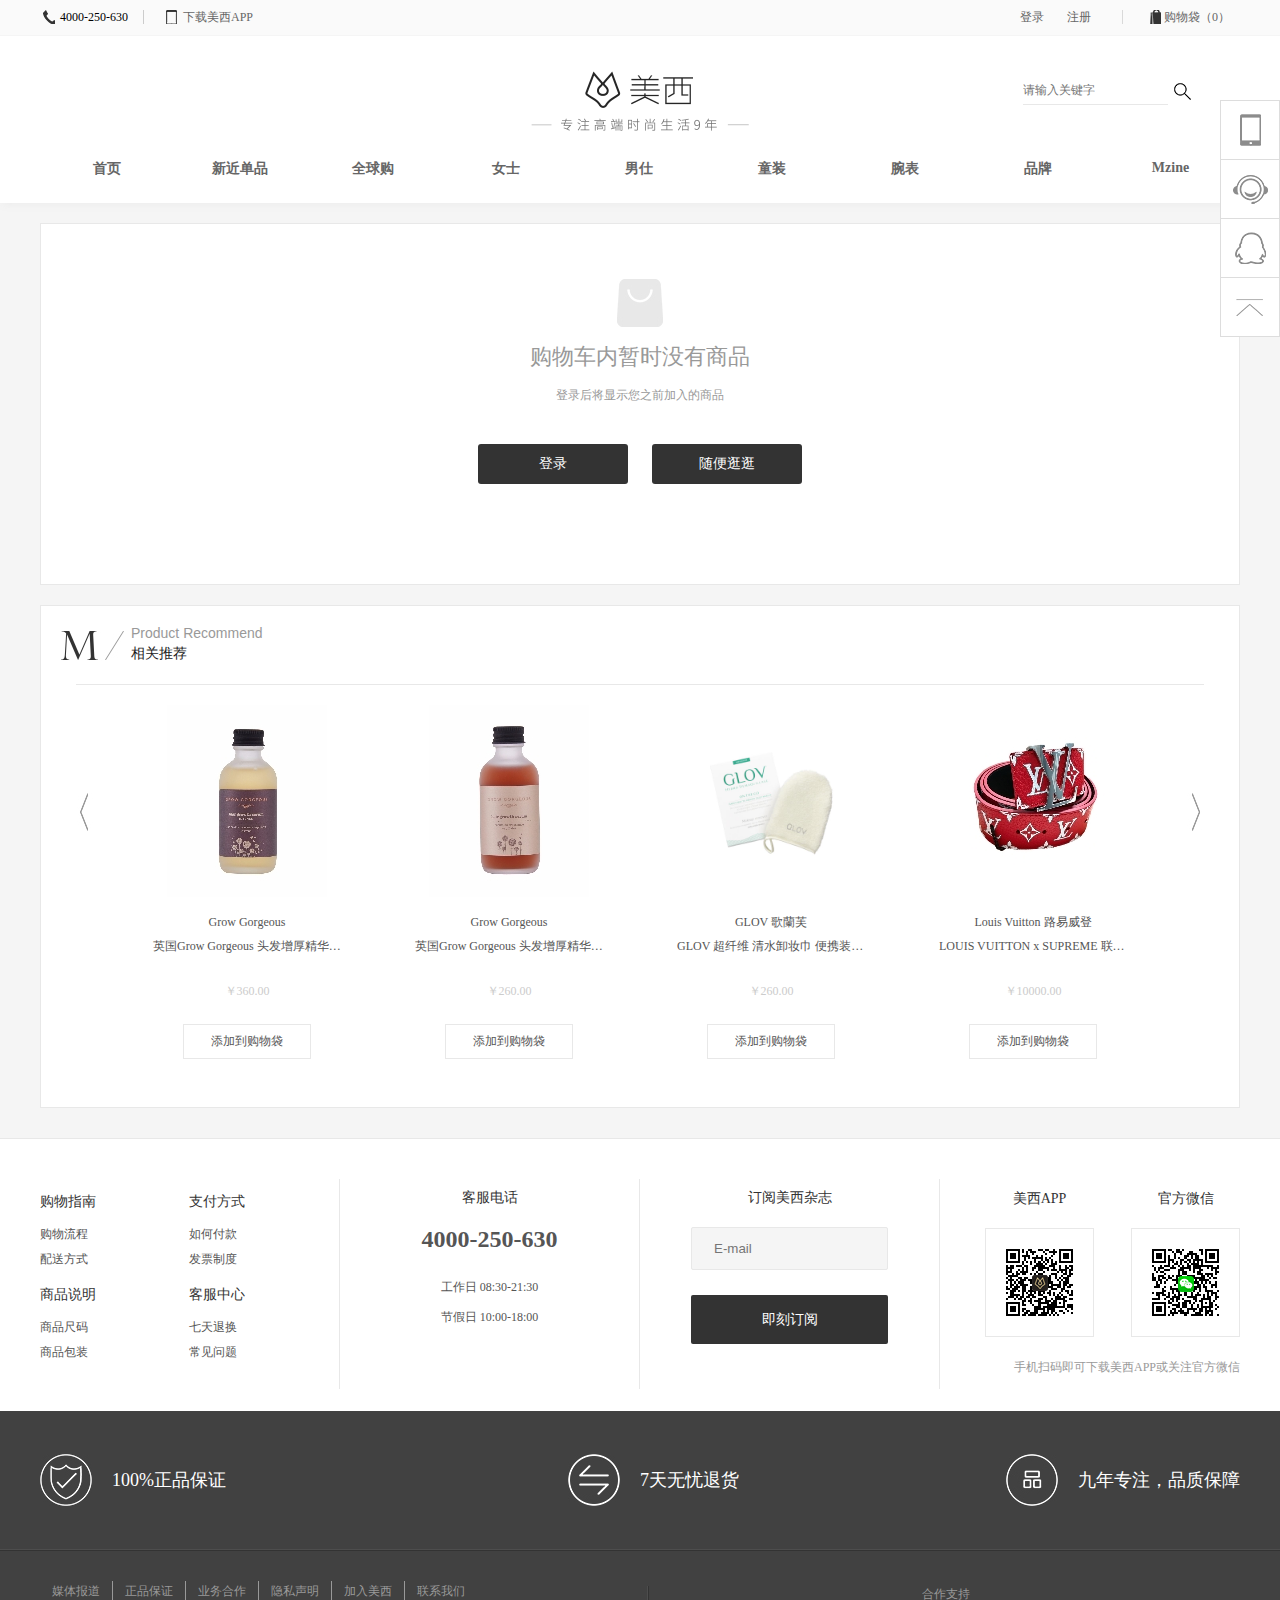
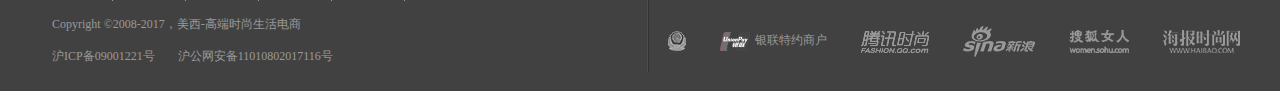
<file: 65-fashion/html/car.html>
<!DOCTYPE html>
<html>
	<head>
		<meta charset="UTF-8">
		<title></title>
		<link rel="stylesheet" type="text/css" href="../css/reset.css"/>
		<link rel="stylesheet" type="text/css" href="../css/car.css"/>
		
			
		<!--轮播大图-->
		<script src="../js/jquery-1.12.3.js"></script>
		<script src="../js/jquery.cookie.js"></script>
		<script src="../js/car.js"></script>
		
		
	</head>
	<body>
		<div class="relative">
			<div id="top">
				<div class="contaier" style="height:35px;">
					<div class="top_l">
						<div id="App">
							<span style="background: url(../img/headico.png)0px -2px no-repeat;width:40px;height:35px;">&nbsp;&nbsp;&nbsp;&nbsp;&nbsp;</span>
							<span style="border-right:1px solid #ccc;padding-right:15px;padding-left:2px;">4000-250-630</span>
							<a href="" style="background: url(../img/headico.png)-20px -2px no-repeat;width:40px;height:35px;margin-left:15px;">&nbsp;&nbsp;&nbsp;&nbsp;&nbsp;&nbsp;</a>
							<a href="" title="下载美西APP">下载美西APP</a>
						</div>
						
						<div id="headerApp_m">
			                <div class="header_sj"></div>
			                <div class="headerApp_code"><a href="" title="下载美西APP"><img src="../img/ewm_indexTop_1.png" style="display: block;">扫码下载</a></div>
			            </div>
						
					</div>
					<div class="top_r">
						<span>
							<a href="login.html" title="登录" class="top_r_load">登录</a>
							<a href="register.html" title="注册">注册</a>
							
						</span>
						<span id="shop">
							<a href="" class="relative" title="购物袋" style="margin-left: 18px;padding-left: 20px;border-left: solid 1px #d9d9d9;">    
								<span style="background: url(../img/headico.png)-37px -2px no-repeat;height:35px;">&nbsp;&nbsp;&nbsp;&nbsp;&nbsp;&nbsp;</span>
								购物袋（<i id="total_num">0</i>）
							</a>
							
						</span>
						<div id="headershop">
			                <div class="header_sj" style="margin-left:140px;"></div>
			                <div class="headercar">
			                 
			                    <div class="kong" style="text-align: center;padding:30px 0;">您的购物袋是空的</div>
			                    <div class="cart_out" >
									<div class="car_t"><strong>我的商品</strong></div>
									<div class="car_show">
										<ul id="product2_li">
											<!-- <li class="product2" style="overflow:hidden;">
												<img src="../good_img/11343359ae1b49a5ee2-160x192.jpg" style="width:80px;height:80px;float:left;"/>
												<p style="color:#CCCCCC;float: left;padding-left:10px;line-height:24px;">
													<a href="" style="font-size:16px;">VERSACE JEANS 范思哲牛仔</a><br />混纺 女士 卫衣
													<br />
													<span  style="color: #555555;"><i>￥</i>2900</span>&nbsp;&nbsp; X<span>1</span>
												</p>
												<div class="dell float_r">
													<a href="">╳</a>
												</div>
												<div class="clear"></div>
											</li> -->
											
										</ul>
										
										
									</div>
									<div class="car_b">
										<div class="to_l">
											<span>商品总计 ： ￥  </span>
											<span class="totalprice"></span>
										</div>
										<div class="to_r">
											<a href="car.html" class="settlement" style="font-size:18px;color: white;">现在就结算</a>
										</div>
									</div>
								</div>
			                </div>
						</div>
						
						
					</div>
				</div>
			</div>
			
			<!--logo图-->
			<div id="logo" class="relative">
				<div class="contaier relative" >
					<a href="index.html" title="美西">
						<img src="../img/logo.png"/ style="padding-top:35px;height:60px;width: 220px;display: inline-block;" alt="美西">
						
					</a>
					<div class="absolute" style="width:250px;right:10px;top:40px;">
						<input type="text" id="" value="" placeholder="请输入关键字" style="font-size:12px;height:28px;border:0;border-bottom:1px solid #e8e8e8;color:#6c6c6c;width:165px;outline:none;"/>
						<button class="absolute" style="border:0;width: 30px;height:25px;background: white;outline:none;right:32px;top:5px;">
							<a href="" style="display:inline-block;height:20px;width:20px;background:url(../img/headico.png)-60px 0 no-repeat;"></a>
						</button>
					</div>
				</div>
			</div>
			
			<!--导航-->
			<div id="nav">
				<div class="contaier" style="overflow: hidden;">
					<ul class="list_zong">
						<li><a href="" title="首页">首页</a></li>
						<li><a href="" title="新近单品" id="menu1">新近单品</a></li>
						<li><a href="" title="全球购">全球购</a></li>
						<li><a href="list.html" title="女士" id="menu2">女士</a></li>
						<li><a href="" title="男仕" id="menu3">男仕</a></li>
						<li><a href="" title="童装"id="menu4" >童装</a></li>
						<li><a href="" title="腕表" id="menu5">腕表</a></li>
						<li><a href="" title="品牌" id="menu6">品牌</a></li>
						<li><a href="" title="Mzine">Mzine</a></li>
						
					</ul>
				
				</div>
				<!--隐藏二级菜单-->
				<!--新品-->
				<div id="nts">
		        	<div class="new_list">
		        		<div class="contaier relative">
		        			<div class="circle" style="padding-left:340px;overflow: hidden;">
		        				<ul>
				                    <li class="singel"><a href="" title="男仕 Man" >男仕 Man</a></li>
				                    <li><a href="" title="包袋 Bags">包袋 Bags</a></li>
				                    <li><a href="" title="配饰 Accessories">配饰 Accessories</a></li>
				                    <li><a href="" title="鞋履 Shoes" >鞋履 Shoes</a></li>
				                    <li><a href="" title="服装 Clothes">服装 Clothes</a></li>
				                </ul>
				                <ul>
				                    <li class="singel"><a href="" title="女士 Woman">女士 Woman</a></li>
				                    <li><a href="" title="包袋 Bags">包袋 Bags</a></li>
				                    <li><a href="" title="配饰 Accessories">配饰 Accessories</a></li>
				                    <li><a href="" title="鞋履 Shoes">鞋履 Shoes</a></li>
				                    <li><a href="" title="服装 Clothes" >服装 Clothes</a></li>
				                </ul>
		        			</div>
		        			
		                </div>
		            </div>
		            <div class="headerShadow" style="top:193px;left:230px;"></div>
		        </div>
		        
		        <!--女士-->
		        <div id="women">
		        	<div class="women_list">
		        		<div class="contaier">
		        			<div style="padding-left:80px;overflow: hidden;">
		        			
			        			<ul>
				                    <li class="hnsTit"><a href="" title="包袋 Bags">包袋 Bags</a></li>
				                    <li><a href="" title="所有包袋" >所有包袋</a></li>
				                    <li><a href="" title="手提包 Totes">手提包 Totes</a></li>
				                    <li><a href="" title="单肩包 Shoulder Bags" >单肩包 Shoulder Bags</a></li>
				                    <li><a href="" title="斜挎包 Messenger Bags" >斜挎包 Messenger Bags</a></li>
				                    <li><a href="" title="手拿包 Clutch Bags">手拿包 Clutch Bags</a></li>
				                    <li><a href="" title="双肩包 Travel Bags">双肩包 Travel Bags</a></li>
				                </ul>
				                <ul>
				                    <li class="hnsTit"><a href="" title="配饰 Accessories">配饰 Accessories</a></li>
				                    <li><a href="" title="所有配饰" >所有配饰</a></li>
				                    <li><a href="" title="钱包 Wallets">钱包 Wallets</a></li>
				                    <li><a href="" title="手表 Watches">手表 Watches</a></li>
				                    <li><a href="" title="太阳眼镜 Sunglasses">太阳眼镜 Sunglasses</a></li>
				                    <li><a href="" title="饰品 Jewelry">饰品 Jewelry</a></li>
				                    <li><a href="" title="腰带 Belts" >腰带 Belts</a></li>
				                    <li><a href="" title="围巾 Scarf" >围巾 Scarf</a></li>
				                    <li><a href="" title="小配件 Small Acc.">小配件 Small Acc.</a></li>
				                </ul>
				                <ul>
				                    <li class="hnsTit"><a href="" title="鞋履 Shoes">鞋履 Shoes</a></li>
				                    <li><a href="" title="所有鞋履"  >所有鞋履</a></li>
				                    <li><a href="" title="平底鞋 Flat Shoes" >平底鞋 Flat Shoes</a></li>
				                    <li><a href="" title="高跟鞋 Pumps">高跟鞋 Pumps</a></li>
				                    <li><a href="" title="靴子 Boots">靴子 Boots</a></li>
				                </ul>
				                <ul>
				                    <li class="hnsTit"><a href="" title="服装 Clothes">服装 Clothes</a></li>
				                    <li><a href="" title="所有服装"  >所有服装</a></li>
				                    <li><a href="" title="卫衣 Hoodies">卫衣 Hoodies</a></li>
				                    <li><a href="" title="衬衫 Shirt">衬衫 Shirt</a></li>
				                    <li><a href="" title="针织/毛衫 Knit/Sweater" >针织/毛衫 Knit/Sweater</a></li>
				                    <li><a href="" title="夹克 Jacket" >夹克 Jacket</a></li>
				                    <li><a href="" title="大衣 Coat"  >大衣 Coat</a></li>
				                    <li><a href="" title="半裙 Skirts">半裙 Skirts</a></li>
				                    <li><a href="" title="连衣裙 Dresses" >连衣裙 Dresses</a></li>
				                </ul>
				            </div>
		                </div>
		            </div>
		            <div class="headerShadow" style="top:193px;left:498px;"></div>
		        </div>
		        
		        
		        <!--男士-->
		        <div id="man">
		        	<div class="man_list">
		        		<div class="contaier">
		        			<div class="circle" style="padding-left:80px;overflow: hidden;">
		        			
			        			<ul>
				                    <li class="hnsTit"><a href="" title="包袋 Bags">包袋 Bags</a></li>
				                    <li><a href="" title="所有包袋">所有包袋</a></li>
				                    <li><a href="" title="手提包 Totes">手提包 Totes</a></li>
				                    <li><a href="" title="单肩包 Shoulder Bags">单肩包 Shoulder Bags</a></li>
				                    <li><a href="" title="斜挎包 Messenger Bags">斜挎包 Messenger Bags</a></li>
				                    <li><a href="" title="手拿包 Clutch Bags">手拿包 Clutch Bags</a></li>
				                    <li><a href="" title="双肩包 Travel Bags">双肩包 Travel Bags</a></li>
				                </ul>
				                <ul>
				                    <li class="hnsTit"><a href="" title="配饰 Accessories">配饰 Accessories</a></li>
				                    <li><a href="" title="所有配饰">所有配饰</a></li>
				                    <li><a href="" title="钱包 Wallets">钱包 Wallets</a></li>
				                    <li><a href="" title="手表 Watches">手表 Watches</a></li>
				                    <li><a href="" title="太阳眼镜 Sunglasses">太阳眼镜 Sunglasses</a></li>
				                    <li><a href="" title="腰带 Belts">腰带 Belts</a></li>
				                    <li><a href="" title="围巾 Scarf">围巾 Scarf</a></li>
				                    <li><a href="" title="领带 Ties">领带 Ties</a></li>
				                    <li><a href="" title="数码周边 Technology">数码周边 Technology</a></li>
				                    <li><a href="" title="小配件 Small Acc.">小配件 Small Acc.</a></li>
				                </ul>
				                <ul>
				                    <li class="hnsTit"><a href="" title="鞋履 Shoes">鞋履 Shoes</a></li>
				                    <li><a href="" title="所有鞋履">所有鞋履</a></li>
				                    <li><a href="" title="平底鞋 Flat Shoes"平>平底鞋 Flat Shoes</a></li>
				                    <li><a href="" title="休闲皮鞋 Casual Shoes">休闲皮鞋 Casual Shoes</a></li>
				                    <li><a href="" title="正装皮鞋 Business Shoes">正装皮鞋 Business Shoes</a></li>
				                </ul>
				                <ul>
				                    <li class="hnsTit"><a href="" title="服装 Clothes">服装 Clothes</a></li>
				                    <li><a href="" title="所有服装">所有服装</a></li>
				                    <li><a href="" title="卫衣 Hoodies">卫衣 Hoodies</a></li>
				                    <li><a href="" title="T恤/POLO T-Shirt/POLO">T恤/POLO T-Shirt/POLO</a></li>
				                    <li><a href="" title="衬衫 Shirt">衬衫 Shirt</a></li>
				                    <li><a href="" title="西装套装 Suit">西装套装 Suit</a></li>
				                    <li><a href="" title="夹克 Jacket">夹克 Jacket</a></li>
				                    <li><a href="" title="大衣 Coat">大衣 Coat</a></li>
				                    <li><a href="" title="羽绒服/棉衣 Down Jacket">羽绒服/棉衣 Down Jacket</a></li>
				                    <li><a href="" title="休闲裤 Casual Pants">休闲裤 Casual Pants</a></li>
				                </ul>
				            </div>   
		                </div>
		            </div>
		            <div class="headerShadow" style="top:193px;right:622px;"></div>
		        </div>
		        
		        
		        <!--童装-->
		        <div id="wear">
		        	<div class="wear_list">
		        		<div class="contaier">
		        			<div style="padding-left:340px;overflow: hidden;">
		        				<ul>
				                    <li class="hnsTit"><a href="" title="儿童 Children">儿童 Children</a></li>
				                    <li><a href="" title="T恤/POLO T-Shirt/POLO">T恤/POLO T-Shirt/POLO</a></li>
				                    <li><a href="" title="衬衫 Shirt">衬衫 Shirt</a></li>
				                    <li><a href="" title="卫衣 Hoodies">卫衣 Hoodies</a></li>
				                    <li><a href="" title="羽绒服/棉服 Down Jackets">羽绒服/棉服 Down Jackets</a></li>
				                    <li><a href="" title="连衣裙 Dresses">连衣裙 Dresses</a></li>
				                    <li><a href="" title="休闲裤 Casual Pants">休闲裤 Casual Pants</a></li>
				                </ul>
				                <ul>
				                    <li class="hnsTit"><a href="" title="热门品牌">热门品牌</a></li>
				                    <li><a href="" title="Gucci 古驰">Gucci 古驰</a></li>
				                    <li><a href="" title="Kenzo 高田贤三">Kenzo 高田贤三</a></li>
				                    <li><a href="" title="Little Dickins &amp; Jones">Little Dickins &amp; Jones</a></li>
				                    <li><a href="" title="RIDERS ON THE STORM">RIDERS ON THE STORM</a></li>
				                </ul>
			                </div>
		                </div>
		            </div>
		        	<div class="headerShadow" style="top:193px;right:488px;"></div>
		        </div>
		        
		        <!--腕表-->
		        <div id="watch">
		        	<div class="watch_list">
		        		<div class="contaier">
		        			<div style="padding-left:340px;overflow: hidden;">
			        			<ul>
				                	<li class="hnsTit"><a href="" title="男仕腕表" >男仕腕表</a></li>
				                    <li class="hnsTit"><a href="" title="女士腕表">女士腕表</a></li>
				                    <li class="hnsTit"><a href="" title="石英石" >石英石</a></li>
				                    <li class="hnsTit"><a href="" title="机械表" >机械表</a></li>
				                </ul>
				                <ul>
				                    <li class="hnsTit"><a href="" title="热门品牌" >热门品牌</a></li>
				                    <li><a href="" title="sevenfriday">sevenfriday</a></li>
				                    <li><a href="" title="Calvin Klein 卡尔文·克莱恩">Calvin Klein 卡尔文·克莱恩</a></li>
				                    <li><a href="" title="Daniel Wellington 丹尼尔·惠灵顿" >Daniel Wellington 丹尼尔·惠灵顿</a></li>
				                    <li><a href="" title="Tissot 天梭" >Tissot 天梭</a></li>
				                    <li><a href="" title="OMEGA 欧米茄" >OMEGA 欧米茄</a></li>
				                    <li><a href="" title="Longines 浪琴" >Longines 浪琴</a></li>
				                </ul>
				            </div>    
		        		</div>
		            	
		            </div>
		            <div class="headerShadow" style="top:193px;right:356px;"></div>
		        </div>
		        
		        <!--品牌-->
		        <div id="brand">
		        	<div class="brand_list relative">
		        		<div class="contaier">
		        			<div style="padding-left:340px;overflow: hidden;">
		        				<ul>
				                    <li class="hnsTit"><a href="" title="国际大牌 Luxury Brand">国际大牌 Luxury Brand</a></li>
				                    <li><a href="" title="Diesel 迪赛">Diesel 迪赛</a></li>
				                    <li><a href="" title="Chloe 蔻依">Chloe 蔻依</a></li>
				                    <li><a href="" title="Dior 迪奥">Dior 迪奥</a></li>
				                    <li><a href="" title="BVLGARI 宝格丽">BVLGARI 宝格丽</a></li>
				                    <li><a href="" title="3.1 Phillip Lim 菲利林">3.1 Phillip Lim 菲利林</a></li>
				                    <li><a href="" title="Love Moschino 莫斯奇诺">Love Moschino 莫斯奇诺</a></li>
				                    <li><a href="" title="Giuseppe Zanotti 朱塞佩·萨诺">Giuseppe Zanotti 朱塞佩·萨诺</a></li>
				                    <li><a href="" title="Moschino 莫斯奇诺">Moschino 莫斯奇诺</a></li>
				                </ul>
				                <ul>
				                    <li class="hnsTit"><a href="" title="设计师品牌 Designer Brand">设计师品牌 Designer Brand</a></li>
				                    <li><a href="" title="MSGM">MSGM </a></li>
				                    <li><a href="" title="Circle">Circle </a></li>
				                    <li><a href="" title="Iceberg 冰山">Iceberg 冰山</a></li>
				                    <li><a href="" title="MABYMA STUDIO">MABYMA STUDIO </a></li>
				                    <li><a href="" title="Dune">Dune </a></li>
				                    <li><a href="" title="ChloeChen">ChloeChen </a></li>
				                    <li><a href="" title="Versus 范瑟丝">Versus 范瑟丝</a></li>
				                    <li><a href="" title="P.A.R.O.S.H.">P.A.R.O.S.H.</a></li>
				                </ul>
		        			</div>
		        			
		        		</div>
		            	
		            </div>
		            <div class="headerShadow" style="top:193px;right:222px;"></div>
		        </div>
		        
			</div>
			
			<div class="clearfix">
				
			</div>
			<!--中间购物车-->
			<div class="conten">
				<div class="contaier">
					<div class="empty_car" style="background: white;">
						<div class="none_num">
							<div class="car_none">
								<div class="car_ico"></div>
								<div class="carnone">购物车内暂时没有商品</div>
								<div class="" style="text-align: center;color: #999;font-size:12px;">登录后将显示您之前加入的商品</div>
							</div>
							<div class="run clearfix">
								<a href="login.html">登录</a>
								<a href="list.html">随便逛逛</a>
							</div>
						</div>
					</div>
					<div class="full_car">
						<div class="all_ck">
							<div class="all_ck1">
								<input type="checkbox" checked id="allSelect" style="margin:0 3px 0 30px;"/>
								全选
							</div>
							<div class="all_ck2">
								商品信息
							</div>
							<div class="all_ck3">
								单价
							</div>
							<div class="all_ck4">
								数量
							</div>
							<div class="all_ck5">
								小计
							</div>
						</div>
					
						<div class="shop_ck">
							<table id="shop_ck" style="overflow:hidden;width:100%;">
								<tr>
									<!--<td  class="relative shop_ck1">
										<input type="checkbox" class="ck_box">
										<div class="shop_ck_img float_l">
											<img src="../good_img/h-123359-2.jpg" height="90"/>
										</div>
										<div class="shop_img_said float_l">
											
											<a href="">
												VERSACE JEANS 范思哲牛仔
												<br />	聚酯纤维混纺 女士 卫衣
											</a>
											
										</div>
									</td>
									<td class="shop_ck_price">
										￥2900.00
									</td>
									<td class="shop_ck_num">
										<div class="shop_ck_num1">
											<a href="" class="shop_jian">-</a>
											<input type="text" class="ck_val" value="1"/>
											<a href=""class="shop_jia">+</a>
										</div>
									</td>
									<td class="shop_ck2">
										<!-- <span>￥5800.00</span> -->
										<!--￥5800.00-->
									<!--</td>
									<td class="shop_ck3">
										<div style="text-align:left;margin-left:48px;">
											<a class="cp_fav" href="" title="加入收藏">加入收藏</a>
											<br /><br />
											<a class="cp_del" href="" title="删除">删除</a>
										</div>
										
									</td>
								</tr>---->
							</table>
						</div>
			
						<!-- 删除选中 -->
						<div id="del_shop" class="clearfix">
							<div class="all_ck11 float_l">
								<input type="checkbox" id="allSelect1" checked style="margin:0 3px 0 30px;"/>
								全选
							</div>
							<span class="float_l" style="padding-left:30px"><a href="" id="delSelect">删除选中商品</a></span>
							<span class="float_l"style="padding-left:40px"><a href="">加入收藏</a></span>
							<div class="float_r" style="bottom: 1px solid #e8e8e8;">已选商品<i id="total_nums" style="color: red;font-weight:bolder;">0</i>件
								<span style="margin-left: 20px;">合计（不含运费、税费）：<span id="total" style="color:red;font-size:18px;font-weight:bolder;margin-right:30px">0</span></span>
								<p style="text-align: right;margin-right: 40px">活动折扣：-￥0.00</p>
							</div>
							<div class="clearfix"></div>
							<div class="goon float_l">
								<a href="">继续购物</a>
							</div>
							<div class="goon1 float_r">
								<a href="" style="color: white">立即结算</a>
							</div>
						</div>

					<div class="clear"></div>
						

					</div>
					
					
					<!--猜你喜欢-->
					<div class="like" style="background:white;overflow:hidden;border:1px solid #e8e8e8">
						<div class="pro_pubtit">
					        <div class="tabTitle">
					            <div class="tabTitle_m">Product <span>Recommend</span></div>
					            <p>相关推荐</p>
					        </div>
					    </div>
						<!--<div class="run_pic">-->
						<div id="like_shop" class="run_pic_like">
							<div id="like_small">
								<ul id="like_list" class="clearfix" style="margin: 0px; padding: 0px; position: relative;z-index: 1; width: 5240px; left: -1048px;">
									<!-- <li style="overflow: hidden; float: left; width: 220px; height: 382px;">
					       				<a title="FAYE迷你双肩背包" href="">
						                    <img src="../img2/141506594225eaeeea5-160x192.jpg" width="160" height="192" alt=""><br>
						                    <div class="list_name">
						                        <span class="shop_name">Chloe 蔻依</span><br>
						                        <span class="shop_type">FAYE迷你双肩背包</span>
						                    </div>
						                </a>
						                <div class="shop_price">￥10640.00</div>
						                <a class="shop_add" title="添加到购物袋" style="cursor: pointer;">添加到购物袋</a>
						            </li> -->
						            
					                   
								</ul>
								<div id="car_prev"><img src="../img/pre_btn.png" style="padding-top:100px;"/></div>
								<div id="car_next"><img src="../img/next_btn.png" style="padding-top:100px;"/></div>
							</div>
			
						<!--</div>-->
						</div>
					</div>
				</div>
			</div>
			
			<!--在线咨询-->
			<div class="consult absolute">
				<div class="line_said">
					<ul>
				        <li class="consultApp">
				            <a class="consult_app" href="" title="美西APP"><em></em></a>
				            <div class="consult_app_m">
				                <div class="consult_app_sj"></div>
				                <div class="consult_app_code">
				                    <img src="../img2/ewm_indexTop_1.png" style="display:block;">
				                </div>
				            </div>
				        </li>
				        <li>
				            <a class="consult_online" href="" title="在线咨询"><em></em></a>
				        </li>
				        <li>
				            <a id="BizQQWPA" class="consult_qq" href="" title="QQ咨询"><em></em></a>
				        </li>
				        <li>
				            <a class="consult_top" href="" title="返回顶部" style="border:none;"><em></em></a>
				        </li>
				    </ul>
			    </div>
			</div>
			
			
			
		
			<!--购物指南-->
			<div id="foot" style="background:white;width: 100%;margin-top: 30px;border-top: 1px solid #e8e8e8;">
				<div class="contaier">
					<div class="foot_top" style="margin: 0 auto;padding-top: 40px;width: 1200px; height: 232px;background: #fff;">
						<div class="shop">
							<ul>
								<li class="foot_t">购物指南</li>
								<li><a href="" title="购物流程">购物流程</a></li>
								<li><a href="" title="配送方式">配送方式</a></li>
							</ul>
							<ul>
								<li class="foot_t">支付方式</li>
								<li><a href="" title="如何付款">如何付款</a></li>
								<li><a href="" title="发票制度">发票制度</a></li>
							</ul>
							<ul>
								<li class="foot_t">商品说明</li>
								<li><a href="" title="商品尺码">商品尺码</a></li>
								<li><a href="" title="商品包装">商品包装</a></li>
							</ul>
							<ul>
								<li class="foot_t">客服中心</li>
								<li><a href="" title="七天退换">七天退换</a></li>
								<li><a href="" title="常见问题">常见问题</a></li>
							</ul>
						</div>
	    				<div class="phone" style="text-align:center;font-size:12px;color:#555;">
							<span style="color:#333;font-size:14px;">
								客服电话
							</span>
							<h5 style="line-height:65px;font-size:24px;font-weight:900;">4000-250-630</h5>
							<p style="line-height:30px;">工作日 08:30-21:30</p>
							<p style="line-height:30px;">节假日 10:00-18:00</p>
							
	    				</div>
						<div class="mail">
							<p style="display: block;margin-bottom:20px;">订阅美西杂志</p>
							<input type="text" name="" id="" placeholder="E-mail" style="outline:none;";/>
							<div class="now">
								即刻订阅
							</div>
						</div>
						<div class="code">
							<div class="code_l">
								<span style="font-size:14px;color: #333;">美西APP</span>
								<div style="margin-top:20px;border:1px solid #e8e8e8;padding:20px;">
									<span style="display:block;width:67px;height:67px;">
										<img src="../img/down_app.png"/>
									</span>
								</div>
								
							</div>
							<div class="code_r">
								<span style="font-size:14px;color: #333;">官方微信</span>
								<div style="margin-top:20px;border:1px solid #e8e8e8;padding:20px;">
									<span style="display:block;width:67px;height:67px;">
										<img src="../img/wechat.png"/>
									</span>
								</div>
								
							</div>
							<!--<div style="">-->
								<p style="clear:both;text-align:right;line-height:60px;color:#999;font-size:12px;">
									手机扫码即可下载美西APP或关注官方微信 
								</p>
							<!--</div>-->
							
						</div>
	    
					</div>
					
				</div>
				<div class="foot_miu">
					<div class="contaier relative">
						<ul style="line-height:138px;color:white;font-size: 18px;height:138px;">
							<li>
								<div class="foot_icon icon1">
								</div>
								<span>100%正品保证</span>
							</li>
							<li>
								<div class="foot_icon icon2">
								</div>
								<span>7天无忧退货</span>
							</li>
							<li>
								<div class="foot_icon icon3">
								</div>
								<span>九年专注，品质保障</span>
							</li>
						</ul>
					</div>
					<div class="miu_line"></div>
					
					
				</div>
				<div class="footer">
					<div class="contaier" style="padding-top:30px;">
						<div class="footer_l float_l">
							<ul>
								<li style="border-left:none;"><a href="" title="媒体报道">媒体报道</a></li>
								<li><a href="" title="正品保证">正品保证</a></li>
								<li><a href="" title="业务合作">业务合作</a></li>
								<li><a href="" title="隐私声明">隐私声明</a></li>
								<li><a href="" title="加入美西">加入美西</a></li>
								<li><a href="" title="联系我们">联系我们</a></li>
							</ul>
							<div class="clear"></div>
							<div style="padding-left:12px;">
								<p style="line-height:47px;">Copyright ©2008-2017，美西-高端时尚生活电商</p>
							</div>
							<div style="padding-left:12px;">
								<span style="margin-right:20px;">沪ICP备09001221号</span>
								<span style="margin-right:20px;">沪公网安备11010802017116号</span>
							</div>
						</div>
						<div class="footer_miu float_l"></div>
						
						<div class="footer_r float_r" style="color: #999;font-size:12px;">	
							<div style="text-align:center;margin: 5px 0 23px;">
								<span>合作支持</span>
							</div>
							<ul>
								<li class="par1" style="padding-top:5px;"><a href=""></a></li>
								<li class="par2" style="padding-top:6px;">
									<a href="">
										<span style="margin-right: 4px;"></span>
										<i class="float_l">银联特约商户</i>
									</a>
								</li>
								<li class="par3" style="padding-top:5px;"><a href=""></a></li>
								<li class="par4"><a href=""></a></li>
								<li class="par5" style="padding-top:4px;"><a href=""></a></li>
								<li class="par6" style="padding-right:0;padding-top:4px;"><a href=""></a></li>
	
							</ul>
						</div>
						
					</div>
				</div>
				
			</div>
		</div>
		
	</body>
</html>
</file>
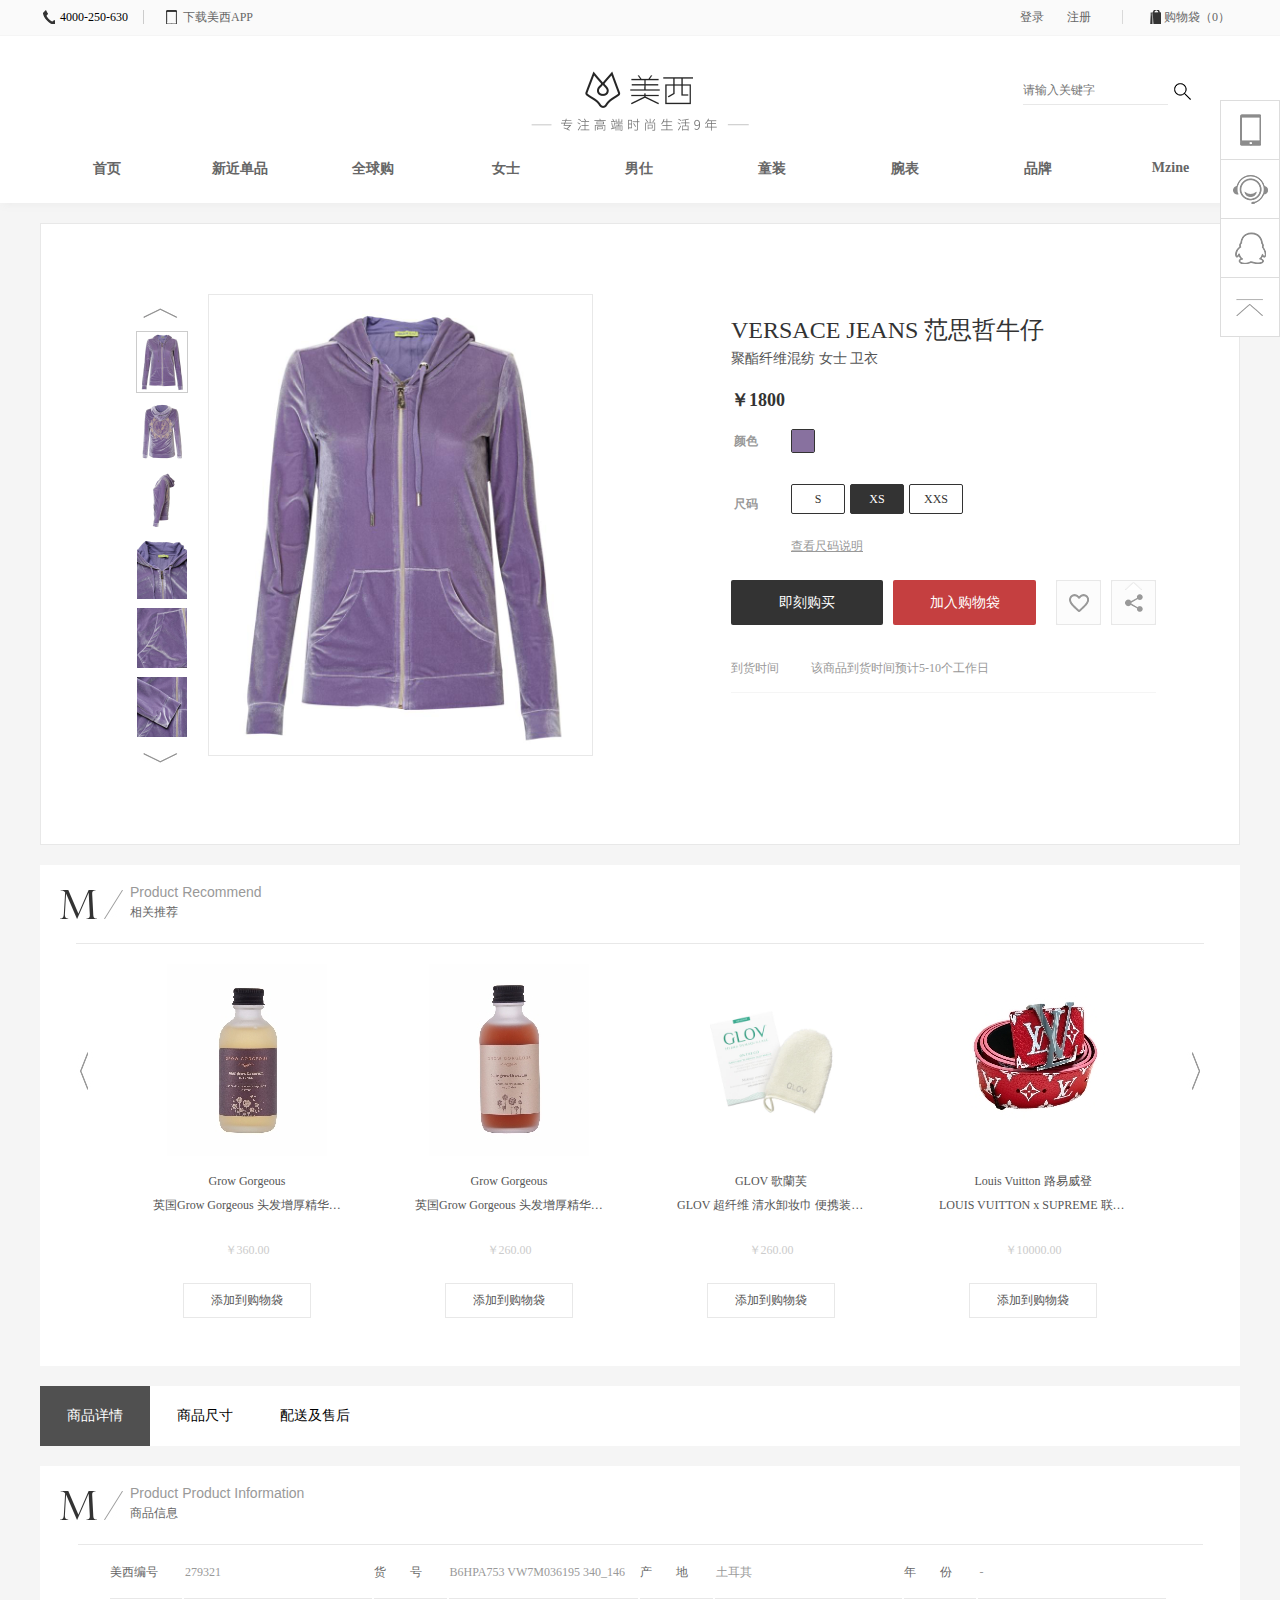
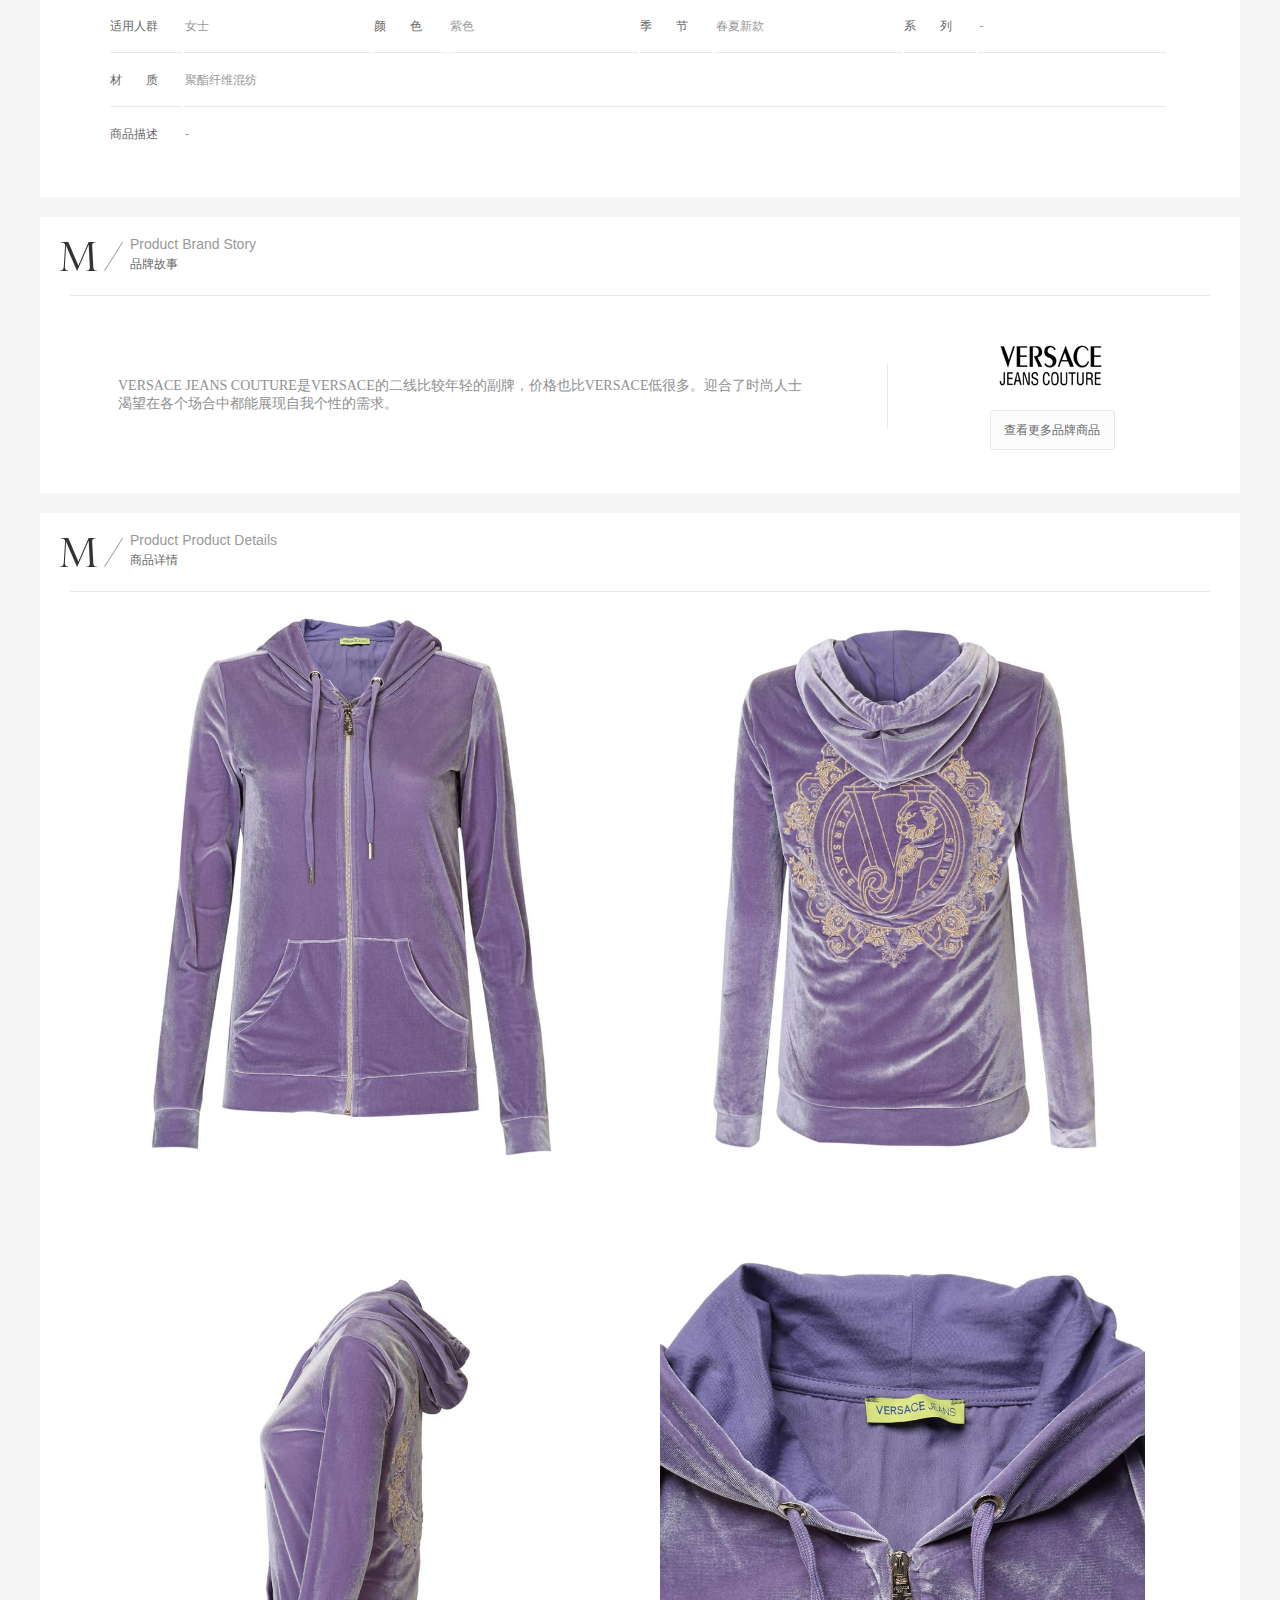
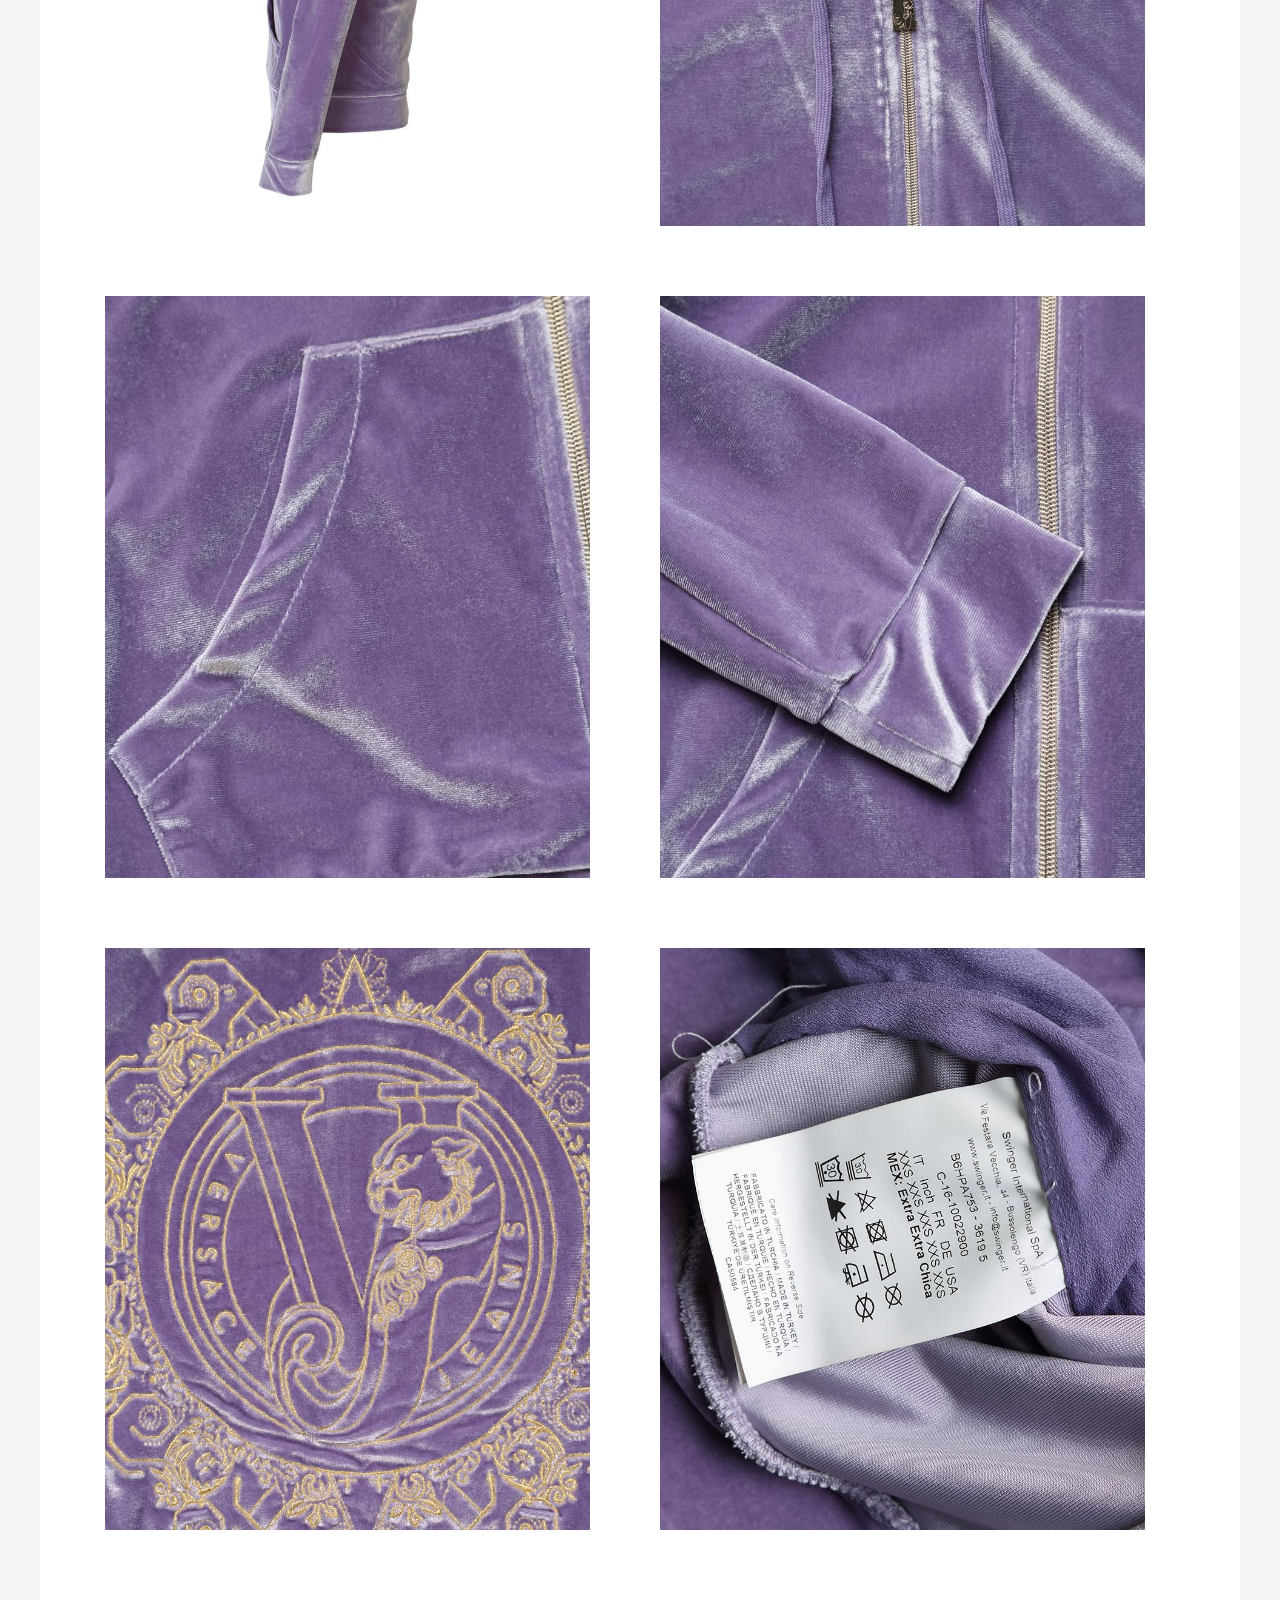
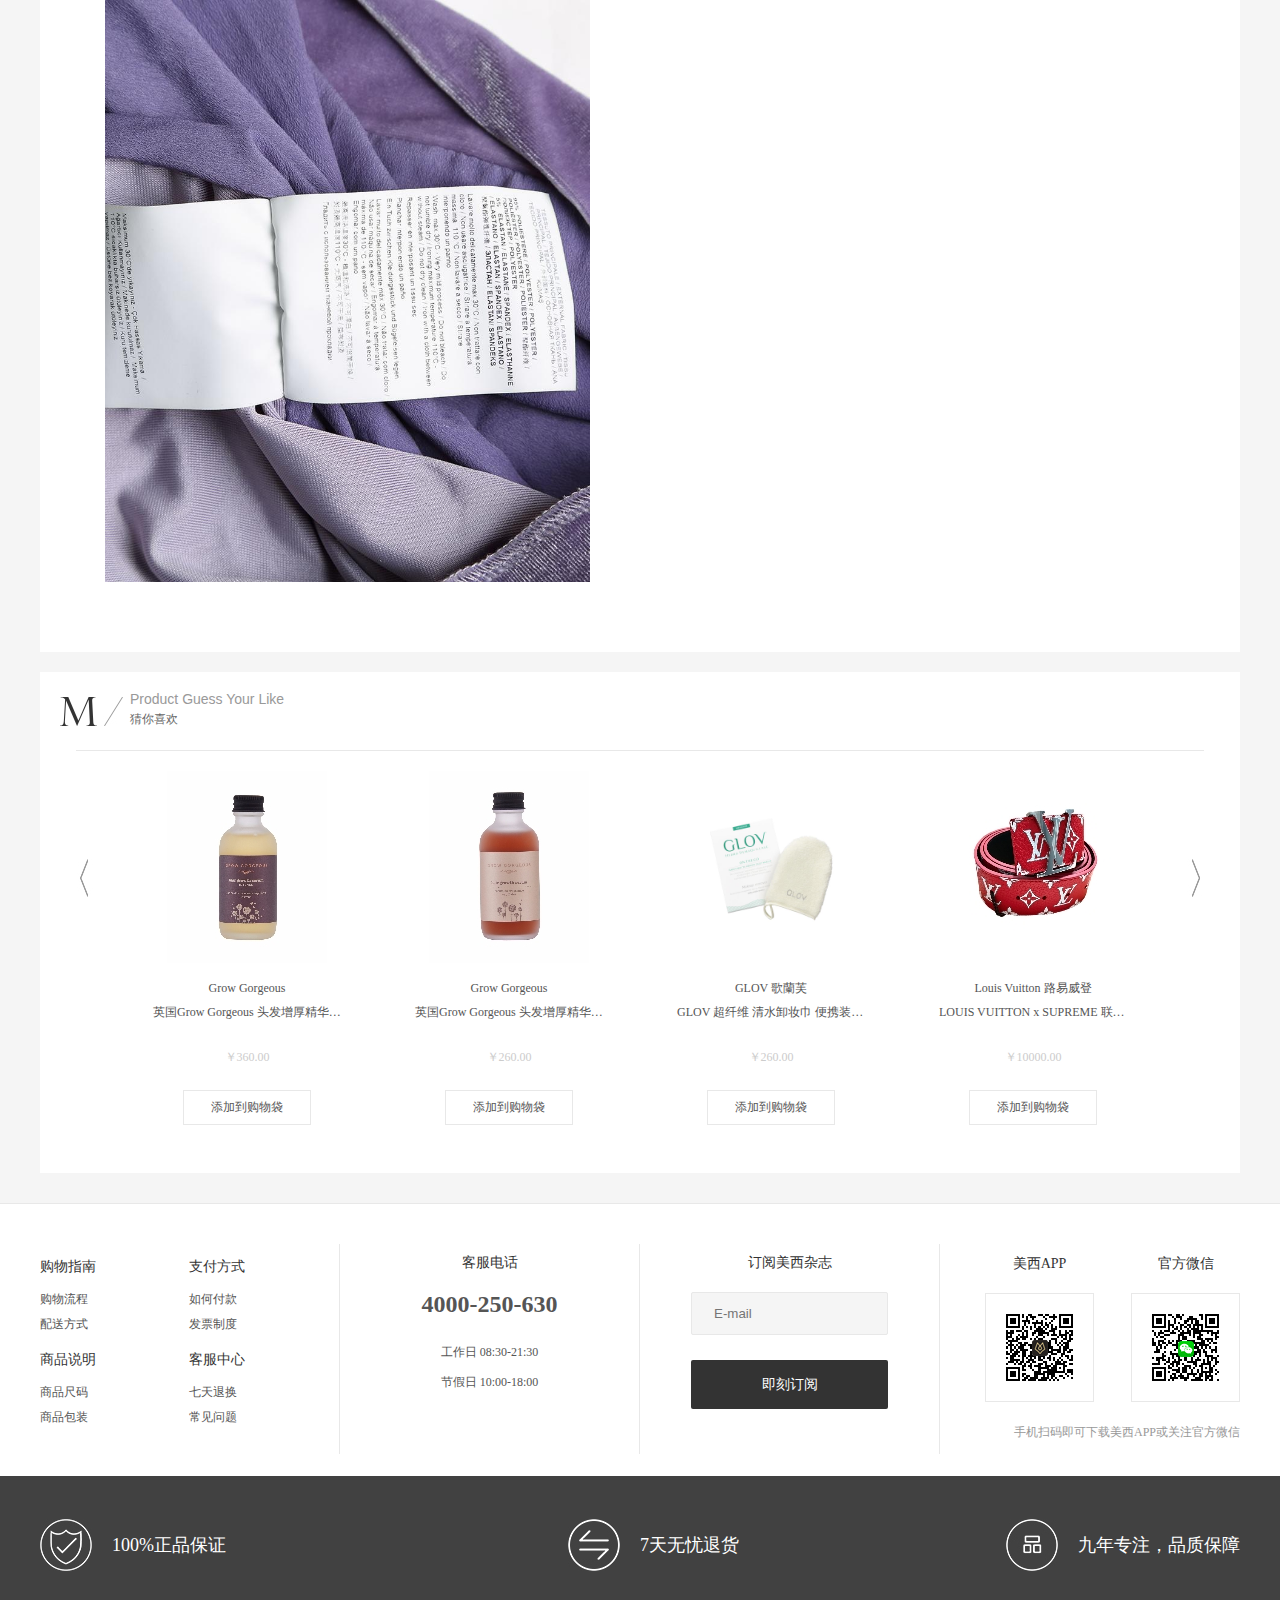
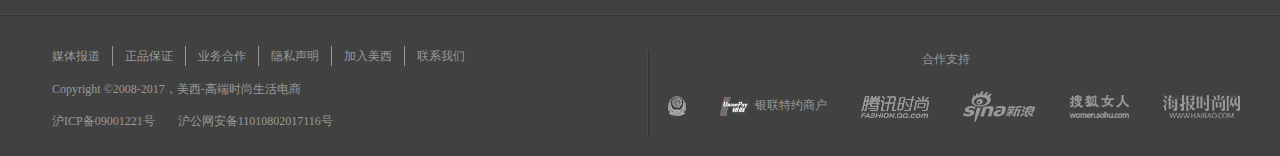
<file: 65-fashion/html/goods.html>
<!DOCTYPE html>
<html>
	<head>
		<meta charset="UTF-8">
		<title></title>
		<link rel="stylesheet" type="text/css" href="../css/reset.css"/>
		<link rel="stylesheet" type="text/css" href="../css/good.css"/>
			
		<!--轮播大图-->
		<script src="../js/jquery-1.12.3.js"></script>
		<script src="../js/jquery.cookie.js"></script>
		
		<script src="../js/good.js"></script>
		
		
	</head>
	<body>
		<div class="relative">
			<div id="top">
				<div class="contaier" style="height:35px;">
					<div class="top_l">
						<div id="App">
							<span style="background: url(../img/headico.png)0px -2px no-repeat;width:40px;height:35px;">&nbsp;&nbsp;&nbsp;&nbsp;&nbsp;</span>
							<span style="border-right:1px solid #ccc;padding-right:15px;padding-left:2px;">4000-250-630</span>
							<a href="" style="background: url(../img/headico.png)-20px -2px no-repeat;width:40px;height:35px;margin-left:15px;">&nbsp;&nbsp;&nbsp;&nbsp;&nbsp;&nbsp;</a>
							<a href="" title="下载美西APP">下载美西APP</a>
						</div>
						
						<div id="headerApp_m">
			                <div class="header_sj"></div>
			                <div class="headerApp_code"><a href="" title="下载美西APP"><img src="../img/ewm_indexTop_1.png" style="display: block;">扫码下载</a></div>
			            </div>
						
					</div>
					<div class="top_r">
						<span>
							<a href="login.html" title="登录" class="top_r_load">登录</a>
							<a href="register.html" title="注册">注册</a>
							
						</span>
						<span id="shop">
							<a href="car.html" class="relative" title="购物袋" style="margin-left: 18px;padding-left: 20px;border-left: solid 1px #d9d9d9;">    
								<span style="background: url(../img/headico.png)-37px -2px no-repeat;height:35px;">&nbsp;&nbsp;&nbsp;&nbsp;&nbsp;&nbsp;</span>
								购物袋（<i id="total_num">0</i>）
							</a>
							
						</span>
						<div id="headershop">
			                <div class="header_sj" style="margin-left:140px;"></div>
			                <div class="headercar">
			                 
			                    <div class="kong" style="text-align: center;padding:30px 0;">您的购物袋是空的</div>
			                	<div class="cart_out" >
									<div class="car_t"><strong>我的商品</strong></div>
									<div class="car_show">
										<ul id="product2_li" style="overflow: hidden;">
											<!-- <li class="product2" style="overflow:hidden;">
												<img src="../good_img/11343359ae1b49a5ee2-160x192.jpg" style="width:80px;height:80px;float:left;"/>
												<p style="color:#CCCCCC;float: left;padding-left:10px;line-height:24px;">
													<a href="" style="font-size:16px;">VERSACE JEANS 范思哲牛仔</a><br />混纺 女士 卫衣
													<br />
													<span  style="color: #555555;"><i>￥</i>2900</span>&nbsp;&nbsp; X<span>1</span>
												</p>
												<div class="dell float_r">
													<a href="">╳</a>
												</div>
												<div class="clear"></div>
											</li> -->
											
										</ul>
										
									</div>
									<div class="car_b">
										<div class="to_l">
											<span>商品总计 ： ￥  </span>
											<span class="totalprice">11</span>
										</div>
										<div class="to_r">
											<a href="car.html" class="settlement" style="font-size:18px;color: white;">现在就结算</a>
										</div>
									</div>
								</div>
			                
			                </div>
						</div>
						
					</div>
				</div>
			</div>
			
			<!--logo图-->
			<div id="logo" class="relative">
				<div class="contaier relative" >
					<a href="index.html" title="美西">
						<img src="../img/logo.png"/ style="padding-top:35px;height:60px;width: 220px;display: inline-block;" alt="美西">
						
					</a>
					<div class="absolute" style="width:250px;right:10px;top:40px;">
						<input type="text" id="" value="" placeholder="请输入关键字" style="font-size:12px;height:28px;border:0;border-bottom:1px solid #e8e8e8;color:#6c6c6c;width:165px;outline:none;"/>
						<button class="absolute" style="border:0;width: 30px;height:25px;background: white;outline:none;right:32px;top:5px;">
							<a href="" style="display:inline-block;height:20px;width:20px;background:url(../img/headico.png)-60px 0 no-repeat;"></a>
						</button>
					</div>
				</div>
			</div>
			
			<!--导航-->
			<div id="nav">
				<div class="contaier" style="overflow: hidden;">
					<ul class="list_zong">
						<li><a href="" title="首页">首页</a></li>
						<li><a href="" title="新近单品" id="menu1">新近单品</a></li>
						<li><a href="" title="全球购">全球购</a></li>
						<li><a href="" title="女士" id="menu2">女士</a></li>
						<li><a href="" title="男仕" id="menu3">男仕</a></li>
						<li><a href="" title="童装"id="menu4" >童装</a></li>
						<li><a href="" title="腕表" id="menu5">腕表</a></li>
						<li><a href="" title="品牌" id="menu6">品牌</a></li>
						<li><a href="" title="Mzine">Mzine</a></li>
						
					</ul>
				
				</div>
				<!--隐藏二级菜单-->
				<!--新品-->
				<div id="nts">
		        	<div class="new_list">
		        		<div class="contaier relative">
		        			<div class="circle" style="padding-left:340px;overflow: hidden;">
		        				<ul>
				                    <li class="singel"><a href="" title="男仕 Man" >男仕 Man</a></li>
				                    <li><a href="" title="包袋 Bags">包袋 Bags</a></li>
				                    <li><a href="" title="配饰 Accessories">配饰 Accessories</a></li>
				                    <li><a href="" title="鞋履 Shoes" >鞋履 Shoes</a></li>
				                    <li><a href="" title="服装 Clothes">服装 Clothes</a></li>
				                </ul>
				                <ul>
				                    <li class="singel"><a href="" title="女士 Woman">女士 Woman</a></li>
				                    <li><a href="" title="包袋 Bags">包袋 Bags</a></li>
				                    <li><a href="" title="配饰 Accessories">配饰 Accessories</a></li>
				                    <li><a href="" title="鞋履 Shoes">鞋履 Shoes</a></li>
				                    <li><a href="" title="服装 Clothes" >服装 Clothes</a></li>
				                </ul>
		        			</div>
		        			
		                </div>
		            </div>
		            <div class="headerShadow" style="top:193px;left:230px;"></div>
		        </div>
		        
		        <!--女士-->
		        <div id="women">
		        	<div class="women_list">
		        		<div class="contaier">
		        			<div style="padding-left:80px;overflow: hidden;">
		        			
			        			<ul>
				                    <li class="hnsTit"><a href="" title="包袋 Bags">包袋 Bags</a></li>
				                    <li><a href="" title="所有包袋" >所有包袋</a></li>
				                    <li><a href="" title="手提包 Totes">手提包 Totes</a></li>
				                    <li><a href="" title="单肩包 Shoulder Bags" >单肩包 Shoulder Bags</a></li>
				                    <li><a href="" title="斜挎包 Messenger Bags" >斜挎包 Messenger Bags</a></li>
				                    <li><a href="" title="手拿包 Clutch Bags">手拿包 Clutch Bags</a></li>
				                    <li><a href="" title="双肩包 Travel Bags">双肩包 Travel Bags</a></li>
				                </ul>
				                <ul>
				                    <li class="hnsTit"><a href="" title="配饰 Accessories">配饰 Accessories</a></li>
				                    <li><a href="" title="所有配饰" >所有配饰</a></li>
				                    <li><a href="" title="钱包 Wallets">钱包 Wallets</a></li>
				                    <li><a href="" title="手表 Watches">手表 Watches</a></li>
				                    <li><a href="" title="太阳眼镜 Sunglasses">太阳眼镜 Sunglasses</a></li>
				                    <li><a href="" title="饰品 Jewelry">饰品 Jewelry</a></li>
				                    <li><a href="" title="腰带 Belts" >腰带 Belts</a></li>
				                    <li><a href="" title="围巾 Scarf" >围巾 Scarf</a></li>
				                    <li><a href="" title="小配件 Small Acc.">小配件 Small Acc.</a></li>
				                </ul>
				                <ul>
				                    <li class="hnsTit"><a href="" title="鞋履 Shoes">鞋履 Shoes</a></li>
				                    <li><a href="" title="所有鞋履"  >所有鞋履</a></li>
				                    <li><a href="" title="平底鞋 Flat Shoes" >平底鞋 Flat Shoes</a></li>
				                    <li><a href="" title="高跟鞋 Pumps">高跟鞋 Pumps</a></li>
				                    <li><a href="" title="靴子 Boots">靴子 Boots</a></li>
				                </ul>
				                <ul>
				                    <li class="hnsTit"><a href="" title="服装 Clothes">服装 Clothes</a></li>
				                    <li><a href="" title="所有服装"  >所有服装</a></li>
				                    <li><a href="" title="卫衣 Hoodies">卫衣 Hoodies</a></li>
				                    <li><a href="" title="衬衫 Shirt">衬衫 Shirt</a></li>
				                    <li><a href="" title="针织/毛衫 Knit/Sweater" >针织/毛衫 Knit/Sweater</a></li>
				                    <li><a href="" title="夹克 Jacket" >夹克 Jacket</a></li>
				                    <li><a href="" title="大衣 Coat"  >大衣 Coat</a></li>
				                    <li><a href="" title="半裙 Skirts">半裙 Skirts</a></li>
				                    <li><a href="" title="连衣裙 Dresses" >连衣裙 Dresses</a></li>
				                </ul>
				            </div>
		                </div>
		            </div>
		            <div class="headerShadow" style="top:193px;left:498px;"></div>
		        </div>
		        
		        
		        <!--男士-->
		        <div id="man">
		        	<div class="man_list">
		        		<div class="contaier">
		        			<div class="circle" style="padding-left:80px;overflow: hidden;">
		        			
			        			<ul>
				                    <li class="hnsTit"><a href="" title="包袋 Bags">包袋 Bags</a></li>
				                    <li><a href="" title="所有包袋">所有包袋</a></li>
				                    <li><a href="" title="手提包 Totes">手提包 Totes</a></li>
				                    <li><a href="" title="单肩包 Shoulder Bags">单肩包 Shoulder Bags</a></li>
				                    <li><a href="" title="斜挎包 Messenger Bags">斜挎包 Messenger Bags</a></li>
				                    <li><a href="" title="手拿包 Clutch Bags">手拿包 Clutch Bags</a></li>
				                    <li><a href="" title="双肩包 Travel Bags">双肩包 Travel Bags</a></li>
				                </ul>
				                <ul>
				                    <li class="hnsTit"><a href="" title="配饰 Accessories">配饰 Accessories</a></li>
				                    <li><a href="" title="所有配饰">所有配饰</a></li>
				                    <li><a href="" title="钱包 Wallets">钱包 Wallets</a></li>
				                    <li><a href="" title="手表 Watches">手表 Watches</a></li>
				                    <li><a href="" title="太阳眼镜 Sunglasses">太阳眼镜 Sunglasses</a></li>
				                    <li><a href="" title="腰带 Belts">腰带 Belts</a></li>
				                    <li><a href="" title="围巾 Scarf">围巾 Scarf</a></li>
				                    <li><a href="" title="领带 Ties">领带 Ties</a></li>
				                    <li><a href="" title="数码周边 Technology">数码周边 Technology</a></li>
				                    <li><a href="" title="小配件 Small Acc.">小配件 Small Acc.</a></li>
				                </ul>
				                <ul>
				                    <li class="hnsTit"><a href="" title="鞋履 Shoes">鞋履 Shoes</a></li>
				                    <li><a href="" title="所有鞋履">所有鞋履</a></li>
				                    <li><a href="" title="平底鞋 Flat Shoes"平>平底鞋 Flat Shoes</a></li>
				                    <li><a href="" title="休闲皮鞋 Casual Shoes">休闲皮鞋 Casual Shoes</a></li>
				                    <li><a href="" title="正装皮鞋 Business Shoes">正装皮鞋 Business Shoes</a></li>
				                </ul>
				                <ul>
				                    <li class="hnsTit"><a href="" title="服装 Clothes">服装 Clothes</a></li>
				                    <li><a href="" title="所有服装">所有服装</a></li>
				                    <li><a href="" title="卫衣 Hoodies">卫衣 Hoodies</a></li>
				                    <li><a href="" title="T恤/POLO T-Shirt/POLO">T恤/POLO T-Shirt/POLO</a></li>
				                    <li><a href="" title="衬衫 Shirt">衬衫 Shirt</a></li>
				                    <li><a href="" title="西装套装 Suit">西装套装 Suit</a></li>
				                    <li><a href="" title="夹克 Jacket">夹克 Jacket</a></li>
				                    <li><a href="" title="大衣 Coat">大衣 Coat</a></li>
				                    <li><a href="" title="羽绒服/棉衣 Down Jacket">羽绒服/棉衣 Down Jacket</a></li>
				                    <li><a href="" title="休闲裤 Casual Pants">休闲裤 Casual Pants</a></li>
				                </ul>
				            </div>   
		                </div>
		            </div>
		            <div class="headerShadow" style="top:193px;right:622px;"></div>
		        </div>
		        
		        
		        <!--童装-->
		        <div id="wear">
		        	<div class="wear_list">
		        		<div class="contaier">
		        			<div style="padding-left:340px;overflow: hidden;">
		        				<ul>
				                    <li class="hnsTit"><a href="" title="儿童 Children">儿童 Children</a></li>
				                    <li><a href="" title="T恤/POLO T-Shirt/POLO">T恤/POLO T-Shirt/POLO</a></li>
				                    <li><a href="" title="衬衫 Shirt">衬衫 Shirt</a></li>
				                    <li><a href="" title="卫衣 Hoodies">卫衣 Hoodies</a></li>
				                    <li><a href="" title="羽绒服/棉服 Down Jackets">羽绒服/棉服 Down Jackets</a></li>
				                    <li><a href="" title="连衣裙 Dresses">连衣裙 Dresses</a></li>
				                    <li><a href="" title="休闲裤 Casual Pants">休闲裤 Casual Pants</a></li>
				                </ul>
				                <ul>
				                    <li class="hnsTit"><a href="" title="热门品牌">热门品牌</a></li>
				                    <li><a href="" title="Gucci 古驰">Gucci 古驰</a></li>
				                    <li><a href="" title="Kenzo 高田贤三">Kenzo 高田贤三</a></li>
				                    <li><a href="" title="Little Dickins &amp; Jones">Little Dickins &amp; Jones</a></li>
				                    <li><a href="" title="RIDERS ON THE STORM">RIDERS ON THE STORM</a></li>
				                </ul>
			                </div>
		                </div>
		            </div>
		        	<div class="headerShadow" style="top:193px;right:488px;"></div>
		        </div>
		        
		        <!--腕表-->
		        <div id="watch">
		        	<div class="watch_list">
		        		<div class="contaier">
		        			<div style="padding-left:340px;overflow: hidden;">
			        			<ul>
				                	<li class="hnsTit"><a href="" title="男仕腕表" >男仕腕表</a></li>
				                    <li class="hnsTit"><a href="" title="女士腕表">女士腕表</a></li>
				                    <li class="hnsTit"><a href="" title="石英石" >石英石</a></li>
				                    <li class="hnsTit"><a href="" title="机械表" >机械表</a></li>
				                </ul>
				                <ul>
				                    <li class="hnsTit"><a href="" title="热门品牌" >热门品牌</a></li>
				                    <li><a href="" title="sevenfriday">sevenfriday</a></li>
				                    <li><a href="" title="Calvin Klein 卡尔文·克莱恩">Calvin Klein 卡尔文·克莱恩</a></li>
				                    <li><a href="" title="Daniel Wellington 丹尼尔·惠灵顿" >Daniel Wellington 丹尼尔·惠灵顿</a></li>
				                    <li><a href="" title="Tissot 天梭" >Tissot 天梭</a></li>
				                    <li><a href="" title="OMEGA 欧米茄" >OMEGA 欧米茄</a></li>
				                    <li><a href="" title="Longines 浪琴" >Longines 浪琴</a></li>
				                </ul>
				            </div>    
		        		</div>
		            	
		            </div>
		            <div class="headerShadow" style="top:193px;right:356px;"></div>
		        </div>
		        
		        <!--品牌-->
		        <div id="brand">
		        	<div class="brand_list relative">
		        		<div class="contaier">
		        			<div style="padding-left:340px;overflow: hidden;">
		        				<ul>
				                    <li class="hnsTit"><a href="" title="国际大牌 Luxury Brand">国际大牌 Luxury Brand</a></li>
				                    <li><a href="" title="Diesel 迪赛">Diesel 迪赛</a></li>
				                    <li><a href="" title="Chloe 蔻依">Chloe 蔻依</a></li>
				                    <li><a href="" title="Dior 迪奥">Dior 迪奥</a></li>
				                    <li><a href="" title="BVLGARI 宝格丽">BVLGARI 宝格丽</a></li>
				                    <li><a href="" title="3.1 Phillip Lim 菲利林">3.1 Phillip Lim 菲利林</a></li>
				                    <li><a href="" title="Love Moschino 莫斯奇诺">Love Moschino 莫斯奇诺</a></li>
				                    <li><a href="" title="Giuseppe Zanotti 朱塞佩·萨诺">Giuseppe Zanotti 朱塞佩·萨诺</a></li>
				                    <li><a href="" title="Moschino 莫斯奇诺">Moschino 莫斯奇诺</a></li>
				                </ul>
				                <ul>
				                    <li class="hnsTit"><a href="" title="设计师品牌 Designer Brand">设计师品牌 Designer Brand</a></li>
				                    <li><a href="" title="MSGM">MSGM </a></li>
				                    <li><a href="" title="Circle">Circle </a></li>
				                    <li><a href="" title="Iceberg 冰山">Iceberg 冰山</a></li>
				                    <li><a href="" title="MABYMA STUDIO">MABYMA STUDIO </a></li>
				                    <li><a href="" title="Dune">Dune </a></li>
				                    <li><a href="" title="ChloeChen">ChloeChen </a></li>
				                    <li><a href="" title="Versus 范瑟丝">Versus 范瑟丝</a></li>
				                    <li><a href="" title="P.A.R.O.S.H.">P.A.R.O.S.H.</a></li>
				                </ul>
		        			</div>
		        			
		        		</div>
		            	
		            </div>
		            <div class="headerShadow" style="top:193px;right:222px;"></div>
		        </div>
		        
			</div>
			
			
			<!--中间购物车-->
			<div class="conten">
				<div class="contaier">
					<!--放大镜-->
					<div class="zoom_glass">
						<div class="pro_top clearfix">
			            <!--左侧-->
			            <div class="pro_l clearFix">
			                <!--商品缩略图片-->
			                <div class="pro_img_list">
			                    <div class="goods_scroll" style="height: 420px;">
			                        <div class="prev_good"></div>
			                   		<div class="next_good" style="background-position:0 -18px;"></div>
			                       	<div class="scroll_mask">
			                            <ul id="mycarousel1" class="goods_list3" style="top:0px;">
			                            	<li class="list_edit">
			                            		<a class="zoomThumbActive" href="">
			                            			<img src="../good_img/h-123359-1.jpg"  alt="" width="50" height="60">
			                            		</a>
			                            	</li>
			                            	<li class="list_edit">
			                        			<a class="" picnum="2" href="javascript:void(0);" rel="{-123359-2-123359-2.jpg&#39;}">
			                        				<img src="../good_img/h-123359-2.jpg"  alt="" width="50" height="60">
			                        			</a>
			                            	</li>
			                    			<li class="list_edit">
			                    				<a class="" picnum="3" href="javascript:void(0);" rel="{-123359-3-123359-3.jpg&#39;}">
			                    					<img src="../good_img/h-123359-3.jpg"  alt="" width="50" height="60">
			                    			
			                    				</a>
			                    			</li>
			                    			<li class="list_edit">
			                    				<a class="" picnum="4" href="javascript:void(0);" rel="{-123359-4-123359-4.jpg&#39;}">
			                    					<img src="../good_img/h-123359-4.jpg"  alt="" width="50" height="60">
			                    				</a>
			                    			</li>
			                    			<li class="list_edit">
			                    				<a class="" picnum="5" href="javascript:void(0);" rel="{-123359-5-123359-5.jpg&#39;}">
			                    					<img src="../good_img/h-123359-5.jpg"  alt="" width="50" height="60">
			                    				</a>
			                    			</li>
			                				<li class="list_edit">
			                					<a class="" picnum="6" href="javascript:void(0);" rel="{-123359-6-123359-6.jpg&#39;}">
			                						<img src="../good_img/h-123359-6.jpg"  alt="" width="50" height="60">
			                					</a>
			                				</li>
			                				<li class="list_edit">
			                					<a class="" picnum="7" href="javascript:void(0);" rel="{-123359-7-123359-7.jpg&#39;}">
			                						<img src="../good_img/h-123359-7.jpg"  alt="" width="50" height="60">
			                					</a>
			                				</li>
			                				<li class="list_edit">
			    								<a class="" picnum="8" href="javascript:void(0);" rel="{-123359-8-123359-8.jpg&#39;}">
			                						<img src="../good_img/h-123359-8.jpg"  alt="" width="50" height="60">
			                					</a>
			                				</li>
			                    			<li class="list_edit">
			                    				<a class="" picnum="9" href="javascript:void(0);" rel="{-123359-9-123359-9.jpg&#39;}">
			                    					<img src="../good_img/h-123359-9.jpg"  alt="" width="50" height="60">
			                    				</a>
			                    			</li>
			                            </ul>
			                        </div>
			                    </div>
			                </div>
			                <!--商品大图-->
			                <div class="pro_img">
			                	<a class="jqzoom" href="javascript:void(0);" title="" style="outline-style: none; text-decoration: none;">
			                		<div id="smallImg">
										<img class="zoomPad_img" src="../good_img/h-123359-1.jpg" height="460"  width="383"/>
										<div id="smallArea"></div>
									</div>
									
									<div id="bigArea">
										<img id="bigImg" src="../good_img/h-123359-1.jpg" height="960"  width="800"/>
									</div>
			                		
			                	</a>
			                </div>
			                
			                
			            </div>
			            <!--左侧结束-->
			
			            <!--右侧-->
			            <div class="pro_r float_l">
			                <!--品牌以及商品标题-->
			                <h1 class="relative clearfix">
			                    <a class="c_purple float_l " href="" title="了解品牌" target="_blank">VERSACE JEANS 范思哲牛仔</a>
			                </h1>
			                <div class="clearfix">
			                    <div class="ws_pro_r_detail">聚酯纤维混纺 女士 卫衣</div>                
			                </div>
			                <!--参考价格-->
			                <div class="position_rel">
			                    <div class="pro_r_price relative clearfix">
			                    	<div class="now_price">
			                    		<span style="font-size: 16px;"><em class="now_price_g">￥1800</em></span>
			                    	</div>
			                    </div>
			                </div>
			                <!--选择颜色-->
			                <div class="pro_color">
			                    <table width="100%">
			                        <colgroup>
			                            <col width="55px">
			                        </colgroup>
			                        <tbody>
			                        	<tr>
				                            <th>颜色</th>
				                            <td>
				                                <ul class="clearfix">
				                                    <li class="colorcur" color-id="12" title="紫色">
				                                        <div class="listColor listColor12"></div>
				                                    </li>                                    
				                                </ul>
				                            </td>
				                        </tr>
			                    	</tbody>
			                    </table>
			                </div>
			
			                <!--选择尺码-->
			                <div class="pro_size">
			                    <table width="100%">
			                    <colgroup>
			                        <col width="55px">
			                    </colgroup>
			                    <tbody>
			                    	<tr>
			                            <th>尺码</th>
			                            <td>
			                                <ul class="clearfix">
			                                    <li class="" size-id="5656" style="cursor: pointer;">
			                                        <a href="javascript:void(0);">S</a>
			                                        <div class="size_tip"><span>对应中国尺码“S”</span></div>
			                                    </li>
			                                    <li class="cur" size-id="5658" style="cursor: pointer;">
			                                        <a href="javascript:void(0);">XS</a>
			                                        <div class="size_tip"><span>对应中国尺码“XS”</span></div>
			                                    </li>
			                                    <li class="" size-id="5660" style="cursor: pointer;">
			                                        <a href="javascript:void(0);">XXS</a>
			                                        <div class="size_tip"><span>对应中国尺码“XXS”</span></div>
			                                    </li>                                
			                                </ul>
			                            </td>
			                    	</tr>
			                        <tr>
			                            <td></td>
			                            <td><span class="proshowsize">查看尺码说明</span></td>
			                        </tr>
			                        <tr></tr>
			                    </tbody>
			                    </table>
			
			                </div>
			                <!--购买按钮-->
			                <div id="addbutton" class="pro_btn clearfix" style="display:block">
			                    <input id="skuId" class="productskuId" type="hidden" name="skuId" value="279321">
			                    <button type="button" class="btn_add_shopping float_l" style="width: 152px;height: 45px;">
			                    	即刻购买
			                    </button>
			                    <button type="button" class="btn_buy_now float_l">加入购物袋</button>
			
			                    <div class="pro_collect">
			                        <!--是否收藏-->
			                        <a title="加入收藏" class="pro_collect_y" href="javascript:void(0);" style="background-position: 0 -13px;"></a>
			                    </div>
			                    <div class="pro_share">
			                        <div class="pro_share_m">
			                            <div class="header_sj"></div>
			                            <div class="pro_share_n bdsharebuttonbox public_share bdshare-button-style0-16" data-bd-bind="1508143813351">
			                                <a class="ps_wechat" href="javascript:void(0);" data-cmd="weixin" title="分享到微信"></a>
			                                <a class="ps_sina" href="javascript:void(0);" data-cmd="tsina" title="分享到新浪微博"></a>
			                                <a class="ps_qq" href="javascript:void(0);" data-cmd="sqq" title="分享到QQ好友"></a>
			                            </div>
			
			                            <div class="bdsharebuttonbox bdshare-button-style0-16" data-bd-bind="1508143813351">
			                                <a href="http://www.meici.com/product/detail/id/279321/saleid/120819.html#" class="bds_weixin" data-cmd="weixin" title="分享到微信"></a><a href="http://www.meici.com/product/detail/id/279321/saleid/120819.html#" class="bds_tsina" data-cmd="tsina" title="分享到新浪微博"></a><a href="http://www.meici.com/product/detail/id/279321/saleid/120819.html#" class="bds_sqq" data-cmd="sqq" title="分享到QQ好友"></a>
			                            </div>
			                        </div>
			                    </div>
			            </div>
				            <!--售罄状态-->
				            <div class="pro_btn_none" style="display:none">该商品已售罄</div>
			            	<div class="pro_statement">
					            <ul>
					                <li class="clearfix">
					                    <span class="pro_statement_tit">到货时间</span>
					                    <span class="pro_statement_con">该商品到货时间预计5-10个工作日</span>
					                </li>
					            </ul>
			
					
							</div>
						</div>
					</div>
					</div>
					
					<!--相关推荐-->
					<div>
						<div class="pro_pubtit">
					        <div class="tabTitle">
					            <div class="tabTitle_m">Product <span>Recommend</span></div>
					            <p style="color: #666;font-size: 12px;">相关推荐</p>
					        </div>
						</div>
						<div id="good_shop" class="run_pic_good" style="background:white;">
							<div id="good_small">
								<ul id="good_list1" class="clearfix" style="margin: 0px; padding: 0px; position: relative;z-index: 1; width: 5240px; left: -1048px;">
								</ul>
								<div id="cart_prev"><img src="../img/pre_btn.png" style="padding-top:100px;"/></div>
								<div id="cart_next"><img src="../img/next_btn.png" style="padding-top:100px;"/></div>
							</div>
						</div>
						
					</div>
					
					<!--商品详情-->
					<div class="proTab" style="*background: white;">
					    <div class="proTab_m clearfix" style="z-index: 6;">
					        <ul id="tab" class="float_l">
					            <li class="current" id="current1">商品详情</li>
					            <li id="current2">商品尺寸</li>           
					            <li id="current3">配送及售后</li>
					        </ul>
							<div class="float_r">
								<button type="button" class="btn_add_shopping1" style="width:120px;height: 40px;">
				                    	即刻购买
			                    </button>
			                    <button type="button" class="btn_buy_now1">加入购物袋</button>
							</div>
						</div>
						
					</div>

					<!--商品信息-->
					
					<div class="product"  style="background:white;">
						<div class="pro_pubtit">
					        <div class="tabTitle">
					            <div class="tabTitle_m">Product <span>Product Information</span></div>
					            <p style="color: #666;font-size: 12px;">商品信息</p>
					        </div>
					    </div>
					    <div class="proTableinfo">
		                    <table class="proTable" width="100%">
		                        <colgroup>
		                            <col width="70px"><col width="195px"><col width="70px"><col width="195px"><col width="70px"><col width="195px"><col width="70px"><col width="195px">
		                        </colgroup>
		                        <tbody>
		                        	<tr>
			                            <th class="fontsy">美西编号</th><td class="product_sku">279321</td>
			                            <th class="fontsy">货　　号</th><td>B6HPA753 VW7M036195 340_146</td>
			                            <th class="fontsy">产　　地</th><td>土耳其</td>
			                            <th class="fontsy">年　　份</th><td>-</td>
			                        </tr>
			                        <tr>
			                            <th class="fontsy">适用人群</th><td>女士</td>
			                            <th class="fontsy">颜　　色</th><td class="product_color">紫色</td>
			                            <th class="fontsy">季　　节</th><td>春夏新款</td>
			                            <th class="fontsy">系　　列</th><td>-</td>
			                        </tr>
			                        <tr>
			                        	<th class="fontsy">材　　质</th><td colspan="7">聚酯纤维混纺</td></tr>
			                        <tr>
			                            <th class="fontsy" style="border:none;" valign="top">商品描述</th><td style="border:none;">-</td>
			                            <!--<td colspan="7" style="border:none;" valign="top">
		                               		<div style="width: 100%;word-break:break-all;padding-top: 16px;">
		                                    </div>-->
		                       		</tr>
		                    	</tbody>
		                    </table>
		                </div>
					    
					    
					    
					</div>

					<!--品牌故事-->
					<div class="story">
						<div class="pro_pubtit">
					        <div class="tabTitle">
					            <div class="tabTitle_m">Product <span>Brand Story</span></div>
					            <p style="color: #666;font-size: 12px;">品牌故事</p>
					        </div>
					    </div>
					    <div class="brand_story">
		                    <table width="100%">
		                        <tbody>
		                        	<tr>
			                            <td>
			                                <div class="proBrand_l">
			                                    <p>VERSACE JEANS COUTURE是VERSACE的二线比较年轻的副牌，价格也比VERSACE低很多。迎合了时尚人士渴望在各个场合中都能展现自我个性的需求。</p>
			                                </div>
			                            </td>
			                            <td>
			                                <div class="proBrand_r">
			                                    <div class="proBrand_r_line"></div>
			                                    <img src="../good_img/450.jpg">
			                                    <a class="moreBrandCon" href="" style="color: #666;font-size:12px;">查看更多品牌商品</a>
			                                </div>
			                            </td>
		                        	</tr>
		                    	</tbody>
		                    </table>
		                </div>
					</div>

					<!--Product Details商品详情-->
					<div class="details" style="background:white;margin-bottom:20px;">
						<div class="pro_pubtit">
					        <div class="tabTitle">
					            <div class="tabTitle_m">Product <span>Product Details</span></div>
					            <p style="color: #666;font-size: 12px;">商品详情</p>
					        </div>
					    </div>
					    <div class="proImg">
		                    <ul class="clearfix">
		                    	<li><img src="../good_img/h-123359-1.jpg" width="485"></li>
	                    		<li><img src="../good_img/h-123359-2.jpg" width="485"></li>
	                    		<li><img src="../good_img/h-123359-3.jpg" width="485"></li>
	                    		<li><img src="../good_img/h-123359-4.jpg" width="485"></li>
	                    		<li><img src="../good_img/h-123359-5.jpg" width="485"></li>
	                    		<li><img src="../good_img/h-123359-6.jpg" width="485"></li>
	                    		<li><img src="../good_img/h-123359-7.jpg" width="485"></li>
	                    		<li><img src="../good_img/h-123359-8.jpg" width="485"></li>
	                    		<li><img src="../good_img/h-123359-9.jpg" width="485"></li>
		                    </ul>
		                </div>

					</div>

					<!--Product Size商品尺寸-->
					<div class="size">
						<div class="pro_pubtit">
					        <div class="tabTitle">
					            <div class="tabTitle_m">Product <span>Product Size</span></div>
					            <p style="color: #666;font-size: 12px;">商品尺寸</p>
					        </div>
					    </div>
					    <div class="pro_size_main" style="color:#555;">
							<table width="100%">
								<colgroup>
								</colgroup>
								<tbody>
									<tr>
										<td class="woman_n"><b style="font-weight: bold;">女　　装</b></td>
								        <td colspan="9"></td>
									</tr>
									<tr>
								    	<td></td>
								    	<td>XXXS</td>
								    	<td>XXS</td>
								    	<td>XS</td>
								        <td>S</td>
								        <td>M</td>
								        <td>L</td>
								        <td>XL</td>
								        <td>XXL</td>
								        <td>XXXL</td>
								    </tr>
								    <tr style="background-color: #eee;color:#555;">
								        <th class="woman_n">意大利IT</th>
								        <th>36</th>
								        <th>38</th>
								        <th>40</th>
								        <th>42</th>
								        <th>44</th>
								        <th>46</th>
								        <th>48</th>
								        <th>50</th>
								        <th>52</th>
								    </tr>
								    <tr style="color:#555;">
								        <td class="woman_n">法国FR</td>
								        <td>32</td>
								        <td>34</td>
								        <td>36</td>
								        <td>38</td>
								        <td>40</td>
								        <td>42</td>
								        <td>44</td>
								        <td>46</td>
								        <td>48</td>
								    </tr>
								     <tr style="background-color: #eee;color:#555;">
								        <th class="woman_n">美国US</th>
								        <th>0</th>
								        <th>2</th>
								        <th>4</th>
								        <th>6</th>
								        <th>8</th>
								        <th>10</th>
								        <th>12</th>
								        <th>14</th>
								        <th>16</th>
								    </tr>
								    <tr>
								        <td class="woman_n">英国UK</td>
								        <td>4</td>
								        <td>6</td>
								        <td>8</td>
								        <td>10</td>
								        <td>12</td>
								        <td>14</td>
								        <td>16</td>
								        <td>18</td>
								        <td>20</td>
								    </tr>
								    <tr style="background-color: #eee;color:#555;">
								        <th class="woman_n">日本JP</th>
								        <th>3</th>
								        <th>5</th>
								        <th>7</th>
								        <th>9</th>
								        <th>11</th>
								        <th>13</th>
								        <th>15</th>
								        <th>17</th>
								        <th>19</th>
								    </tr>
								    <tr>
								        <td class="woman_n">韩国KR(均码／韩码／中码)</td>
								        <td></td>
								        <td>33</td>
								        <td>44</td>
								        <td>55</td>
								        <td>66</td>
								        <td>77</td>
								        <td>88</td>
								        <td>99</td>
								        <td></td>
								    </tr>
								    <tr style="background-color: #eee;color:#555;">
								        <th class="woman_n">中国CN</th>
								        <th>145/73a</th>
								        <th>150/76a</th>
								        <th>155/80a</th>
								        <th>160/84a</th>
								        <th>165/88a</th>
								        <th>170/92a</th>
								        <th>175/96a</th>
								        <th>180/100a</th>
								        <th>185/104a</th>
								    </tr>
								    <tr>
								        <td class="woman_n">澳大利亚AUS</td>
								        <td>4</td>
								        <td>6</td>
								        <td>8</td>
								        <td>10</td>
								        <td>12</td>
								        <td>14</td>
								        <td>16</td>
								        <td>180/100a</td>
								        <td>20</td>
								    </tr>
								</tbody>
							</table>
						</div>
					</div>
					
					<!--配送Distribution配送-->
					<div class="bution">
						<div class="pro_pubtit">
					        <div class="tabTitle">
					            <div class="tabTitle_m">Product <span>Distribution</span></div>
					            <p style="color: #666;font-size: 12px;">配送</p>
					        </div>
					    </div>
					    <div class="pro_service">
		                    <div class="ser_t" style="color: #333">配送方式：</div>
		                    <p>为了给您提供快捷、可靠的快递服务，我们选择全球最具规模的快递公司-顺丰快递为您配送。若您选择货到付款，需加收2%的手续费，注册并验证后可免手续费。</p>
		                    <p>如遇超出配送范围的地址，您亦可选择网络覆盖范围最广的中国邮政速递物流-EMS。</p>
		                    <p>若您身处上海，也可以到美西的实体展厅前来挑选购买，支持现场刷卡和现金支付。</p>
		                </div>
		                
						<div class="pro_pubtit">
		                    <div class="tabTitle">
		                        <div class="tabTitle_m">After <span>Service</span></div>
		                        <p style="color: #666;font-size: 12px;">售后服务</p>
		                    </div>
		                </div>
		                <div class="pro_service">
		                    <div class="ser_t" style="color: #333">1.退换货政策：</div>
		                    <p>美西秉承“轻松享受奢华”的服务理念，希望您所购买的商品都是最满意的。因此当您在收到商品觉得不满意时，我们会竭诚为您提供退换货服务。</p>
		                    <p>（1）商品发货后自签收之日起的七日内，若对商品质量有任何不满意，都可以联系我们要求退换货；由于个人原因不喜欢商品，退货运费由买家承担。一个订单，只提供一次退换货服务。</p>
		                    <p>（2）商品发货后自签收之日起的七日之后，我们将不再提供任何退换货服务。</p>
		                    <p>（3）请保证美西安全封绳的完好无损，退换的商品没有被使用过，并带有所有商品相关配件，包括说明书、身份证卡、防尘袋、包装盒等。</p>
		                    <p>（4）如果商品是一个系列中的一件，退换时需要包括整个系列。</p>
		                    <p>（5）特殊商品（见特别提示）非因质量问题不予退换货 。</p>
		                    <p>（6）参与活动的商品，非因质量问题不予退换货。</p>
		                    <p>（7）商品因人为使用不当导致得损坏及使用中造成的正常磨损：例如商品上的金属制品使用后出现氧化、褪色等情况不予退换货。</p>
		                    <p>（8）退款服务处理周期：正常退货退款处理周期为自接收到商品之日起5-7个工作日（国家法定假日除外）；</p>
		                    <p>若货到付款签收商品后，退货退款处理周期为自接收到商品之日起10-15个工作日。</p>
		                </div>
		                <div class="pro_service" style="border:0;">
		                    <p>如您有任何问题，欢迎您拨打 4000－250－630 联系我们 。（周一至周五 9：00－21：00   周六至周日 10：00－18：00）</p>
		                    <p>更多退换货信息，<a href="">点击查看</a></p>
		                </div>
					    
					</div>
					
					<!--猜你喜欢-->
					<div class="like" style="background: white;">
						<div class="pro_pubtit">
					        <div class="tabTitle">
					            <div class="tabTitle_m">Product <span>Guess Your Like</span></div>
					            <p style="color: #666;font-size: 12px;">猜你喜欢</p>
					        </div>
					    </div>

						<div id="like_shop" class="run_pic_like">
							<div id="like_small">
								<ul id="like_list" class="clearfix" style="margin: 0px; padding: 0px; position: relative;z-index: 1; width: 5240px; left: -1048px;">
								</ul>
								<div id="car_prev"><img src="../img/pre_btn.png" style="padding-top:100px;"/></div>
								<div id="car_next"><img src="../img/next_btn.png" style="padding-top:100px;"/></div>
							</div>
						</div>
					</div>
				
				</div>
			</div>
			
				
			<!--在线咨询-->
			<div class="consult absolute">
				<div class="line_said">
					<ul>
				        <li class="consultApp">
				            <a class="consult_app" href="" title="美西APP"><em></em></a>
				            <div class="consult_app_m">
				                <div class="consult_app_sj"></div>
				                <div class="consult_app_code">
				                    <img src="../img2/ewm_indexTop_1.png" style="display:block;">
				                </div>
				            </div>
				        </li>
				        <li>
				            <a class="consult_online" href="" title="在线咨询"><em></em></a>
				        </li>
				        <li>
				            <a id="BizQQWPA" class="consult_qq" href="" title="QQ咨询"><em></em></a>
				        </li>
				        <li>
				            <a class="consult_top" href="" title="返回顶部" style="border:none;"><em></em></a>
				        </li>
				    </ul>
			    </div>
			</div>
			
			
			
		
			<!--购物指南-->
			<div id="foot" style="width: 100%;margin-top: 30px;border-top: 1px solid #e8e8e8;background:white;">
				<div class="contaier">
					<div class="foot_top" style="margin: 0 auto;padding-top: 40px;width: 1200px; height: 232px;background: #fff;">
						<div class="shop">
							<ul>
								<li class="foot_t">购物指南</li>
								<li><a href="" title="购物流程">购物流程</a></li>
								<li><a href="" title="配送方式">配送方式</a></li>
							</ul>
							<ul>
								<li class="foot_t">支付方式</li>
								<li><a href="" title="如何付款">如何付款</a></li>
								<li><a href="" title="发票制度">发票制度</a></li>
							</ul>
							<ul>
								<li class="foot_t">商品说明</li>
								<li><a href="" title="商品尺码">商品尺码</a></li>
								<li><a href="" title="商品包装">商品包装</a></li>
							</ul>
							<ul>
								<li class="foot_t">客服中心</li>
								<li><a href="" title="七天退换">七天退换</a></li>
								<li><a href="" title="常见问题">常见问题</a></li>
							</ul>
						</div>
	    				<div class="phone" style="text-align:center;font-size:12px;color:#555;">
							<span style="color:#333;font-size:14px;">
								客服电话
							</span>
							<h5 style="line-height:65px;font-size:24px;font-weight:900;">4000-250-630</h5>
							<p style="line-height:30px;">工作日 08:30-21:30</p>
							<p style="line-height:30px;">节假日 10:00-18:00</p>
							
	    				</div>
						<div class="mail">
							<p style="display: block;margin-bottom:20px;">订阅美西杂志</p>
							<input type="text" name="" id="" placeholder="E-mail" style="outline:none;";/>
							<div class="now">
								即刻订阅
							</div>
						</div>
						<div class="code">
							<div class="code_l">
								<span style="font-size:14px;color: #333;">美西APP</span>
								<div style="margin-top:20px;border:1px solid #e8e8e8;padding:20px;">
									<span style="display:block;width:67px;height:67px;">
										<img src="../img/down_app.png"/>
									</span>
								</div>
								
							</div>
							<div class="code_r">
								<span style="font-size:14px;color: #333;">官方微信</span>
								<div style="margin-top:20px;border:1px solid #e8e8e8;padding:20px;">
									<span style="display:block;width:67px;height:67px;">
										<img src="../img/wechat.png"/>
									</span>
								</div>
								
							</div>
							<!--<div style="">-->
								<p style="clear:both;text-align:right;line-height:60px;color:#999;font-size:12px;">
									手机扫码即可下载美西APP或关注官方微信 
								</p>
							<!--</div>-->
							
						</div>
	    
					</div>
					
				</div>
				<div class="foot_miu">
					<div class="contaier relative">
						<ul style="line-height:138px;color:white;font-size: 18px;height:138px;">
							<li>
								<div class="foot_icon icon1">
								</div>
								<span>100%正品保证</span>
							</li>
							<li>
								<div class="foot_icon icon2">
								</div>
								<span>7天无忧退货</span>
							</li>
							<li>
								<div class="foot_icon icon3">
								</div>
								<span>九年专注，品质保障</span>
							</li>
						</ul>
					</div>
					<div class="miu_line"></div>
					
					
				</div>
				<div class="footer">
					<div class="contaier" style="padding-top:30px;">
						<div class="footer_l float_l">
							<ul>
								<li style="border-left:none;"><a href="" title="媒体报道">媒体报道</a></li>
								<li><a href="" title="正品保证">正品保证</a></li>
								<li><a href="" title="业务合作">业务合作</a></li>
								<li><a href="" title="隐私声明">隐私声明</a></li>
								<li><a href="" title="加入美西">加入美西</a></li>
								<li><a href="" title="联系我们">联系我们</a></li>
							</ul>
							<div class="clear"></div>
							<div style="padding-left:12px;">
								<p style="line-height:47px;">Copyright ©2008-2017，美西-高端时尚生活电商</p>
							</div>
							<div style="padding-left:12px;">
								<span style="margin-right:20px;">沪ICP备09001221号</span>
								<span style="margin-right:20px;">沪公网安备11010802017116号</span>
							</div>
						</div>
						<div class="footer_miu float_l"></div>
						
						<div class="footer_r float_r" style="color: #999;font-size:12px;">	
							<div style="text-align:center;margin: 5px 0 23px;">
								<span>合作支持</span>
							</div>
							<ul>
								<li class="par1" style="padding-top:5px;"><a href=""></a></li>
								<li class="par2" style="padding-top:6px;">
									<a href="">
										<span style="margin-right: 4px;"></span>
										<i class="float_l">银联特约商户</i>
									</a>
								</li>
								<li class="par3" style="padding-top:5px;"><a href=""></a></li>
								<li class="par4"><a href=""></a></li>
								<li class="par5" style="padding-top:4px;"><a href=""></a></li>
								<li class="par6" style="padding-right:0;padding-top:4px;"><a href=""></a></li>
	
							</ul>
						</div>
						
					</div>
				</div>
				
			</div>
		</div>
		
	</body>
</html>
</file>
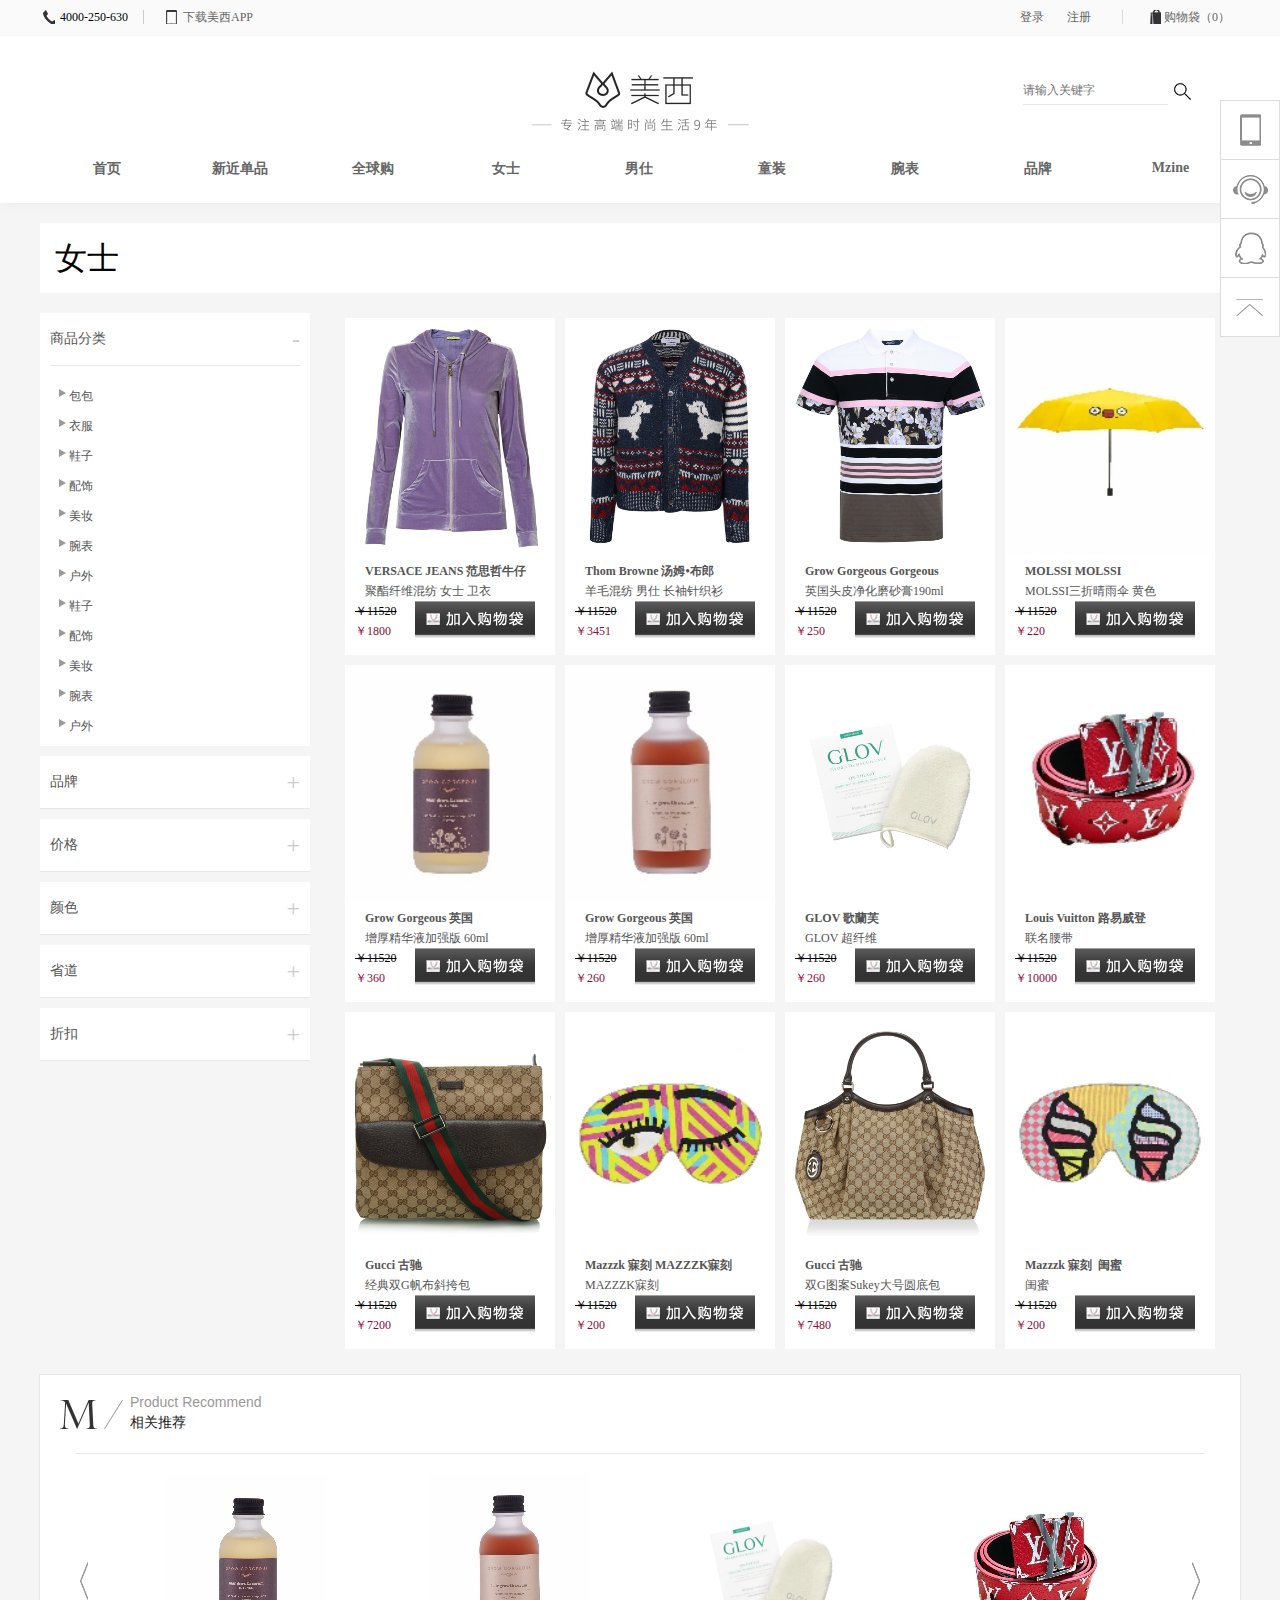
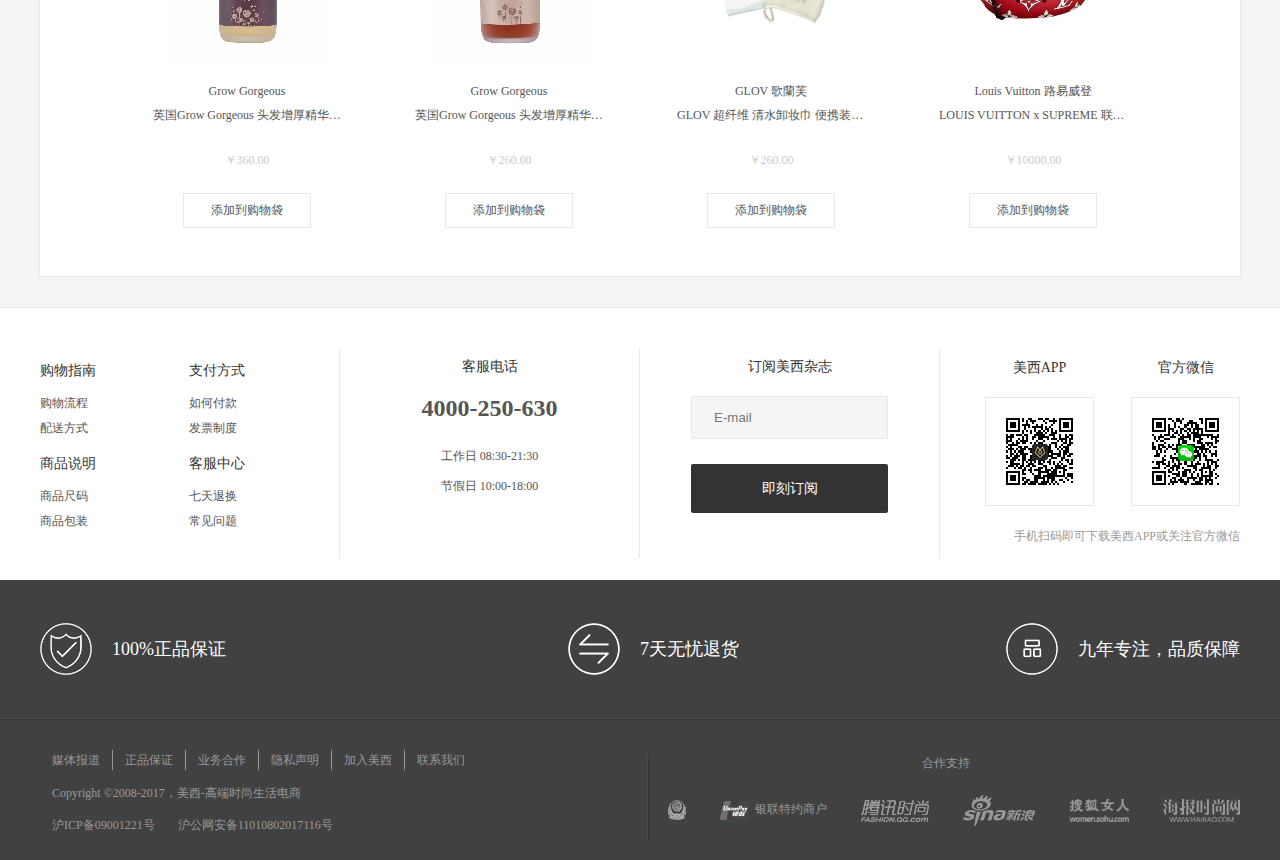
<file: 65-fashion/html/list.html>
<!DOCTYPE html>
<html>
	<head>
		<meta charset="UTF-8">
		<title></title>
		<link rel="stylesheet" type="text/css" href="../css/reset.css"/>
		<link rel="stylesheet" type="text/css" href="../css/car.css"/>
		<link rel="stylesheet" type="text/css" href="../css/details.css"/>
			
		<!--轮播大图-->
		<script src="../js/jquery-1.12.3.js"></script>
		<script src="../js/jquery.cookie.js"></script>
		<script src="../js/list.js"></script>
		
	</head>
	<body>
		<div class="relative">
			<div id="top">
				<div class="contaier" style="height:35px;">
					<div class="top_l">
						<div id="App">
							<span style="background: url(../img/headico.png)0px -2px no-repeat;width:40px;height:35px;">&nbsp;&nbsp;&nbsp;&nbsp;&nbsp;</span>
							<span style="border-right:1px solid #ccc;padding-right:15px;padding-left:2px;">4000-250-630</span>
							<a href="" style="background: url(../img/headico.png)-20px -2px no-repeat;width:40px;height:35px;margin-left:15px;">&nbsp;&nbsp;&nbsp;&nbsp;&nbsp;&nbsp;</a>
							<a href="" title="下载美西APP">下载美西APP</a>
						</div>
						
						<div id="headerApp_m">
			                <div class="header_sj"></div>
			                <div class="headerApp_code"><a href="" title="下载美西APP"><img src="../img/ewm_indexTop_1.png" style="display: block;">扫码下载</a></div>
			            </div>
						
					</div>
					<div class="top_r">
						<span>
							<a href="login.html" title="登录" class="top_r_load">登录</a>
							<a href="register.html" title="注册">注册</a>
							
						</span>
						<span id="shop">
							<a href="" class="relative" title="购物袋" style="margin-left: 18px;padding-left: 20px;border-left: solid 1px #d9d9d9;">    
								<span style="background: url(../img/headico.png)-37px -2px no-repeat;height:35px;">&nbsp;&nbsp;&nbsp;&nbsp;&nbsp;&nbsp;</span>
								购物袋（<i id="total_num">0</i>）
							</a>
							
						</span>
						<div id="headershop">
			                <div class="header_sj" style="margin-left:140px;"></div>
			                <div class="headercar">
			                 
			                    <div class="kong" style="display:none;text-align: center;padding:30px 0;">您的购物袋是空的</div>
			                    <div class="cart_out" >
									<div class="car_t"><strong>我的商品</strong></div>
									<div class="car_show">
										<ul id="product2_li">
											<!-- <li class="product2" style="overflow:hidden;">
												<img src="../good_img/11343359ae1b49a5ee2-160x192.jpg" style="width:80px;height:80px;float:left;"/>
												<p style="color:#CCCCCC;float: left;padding-left:10px;line-height:24px;">
													<a href="" style="font-size:16px;">VERSACE JEANS 范思哲牛仔</a><br />混纺 女士 卫衣
													<br />
													<span  style="color: #555555;"><i>￥</i>2900</span>&nbsp;&nbsp; X<span>1</span>
												</p>
												<div class="dell float_r">
													<a href="">╳</a>
												</div>
												<div class="clear"></div>
											</li> -->
											
										</ul>
										
										
									</div>
									<div class="car_b">
										<div class="to_l">
											<span>商品总计 ： ￥  </span>
											<span class="totalprice"></span>
										</div>
										<div class="to_r">
											<a href="car.html" class="settlement" style="font-size:18px;color: white;">现在就结算</a>
										</div>
									</div>
								</div>
			                </div>
						</div>
						
					</div>
				</div>
			</div>
			
			<!--logo图-->
			<div id="logo" class="relative">
				<div class="contaier relative" >
					<a href="index.html" title="美西">
						<img src="../img/logo.png"/ style="padding-top:35px;height:60px;width: 220px;display: inline-block;" alt="美西">
						
					</a>
					<div class="absolute" style="width:250px;right:10px;top:40px;">
						<input type="text" id="" value="" placeholder="请输入关键字" style="font-size:12px;height:28px;border:0;border-bottom:1px solid #e8e8e8;color:#6c6c6c;width:165px;outline:none;"/>
						<button class="absolute" style="border:0;width: 30px;height:25px;background: white;outline:none;right:32px;top:5px;">
							<a href="" style="display:inline-block;height:20px;width:20px;background:url(../img/headico.png)-60px 0 no-repeat;"></a>
						</button>
					</div>
				</div>
			</div>
			
			<!--导航-->
			<div id="nav">
				<div class="contaier" style="overflow: hidden;">
					<ul class="list_zong">
						<li><a href="" title="首页">首页</a></li>
						<li><a href="" title="新近单品" id="menu1">新近单品</a></li>
						<li><a href="" title="全球购">全球购</a></li>
						<li><a href="" title="女士" id="menu2">女士</a></li>
						<li><a href="" title="男仕" id="menu3">男仕</a></li>
						<li><a href="" title="童装"id="menu4" >童装</a></li>
						<li><a href="" title="腕表" id="menu5">腕表</a></li>
						<li><a href="" title="品牌" id="menu6">品牌</a></li>
						<li><a href="" title="Mzine">Mzine</a></li>
						
					</ul>
				
				</div>
				<!--隐藏二级菜单-->
				<!--新品-->
				<div id="nts">
		        	<div class="new_list">
		        		<div class="contaier relative">
		        			<div class="circle" style="padding-left:340px;overflow: hidden;">
		        				<ul>
				                    <li class="singel"><a href="" title="男仕 Man" >男仕 Man</a></li>
				                    <li><a href="" title="包袋 Bags">包袋 Bags</a></li>
				                    <li><a href="" title="配饰 Accessories">配饰 Accessories</a></li>
				                    <li><a href="" title="鞋履 Shoes" >鞋履 Shoes</a></li>
				                    <li><a href="" title="服装 Clothes">服装 Clothes</a></li>
				                </ul>
				                <ul>
				                    <li class="singel"><a href="" title="女士 Woman">女士 Woman</a></li>
				                    <li><a href="" title="包袋 Bags">包袋 Bags</a></li>
				                    <li><a href="" title="配饰 Accessories">配饰 Accessories</a></li>
				                    <li><a href="" title="鞋履 Shoes">鞋履 Shoes</a></li>
				                    <li><a href="" title="服装 Clothes" >服装 Clothes</a></li>
				                </ul>
		        			</div>
		        			
		                </div>
		            </div>
		            <div class="headerShadow" style="top:193px;left:230px;"></div>
		        </div>
		        
		        <!--女士-->
		        <div id="women">
		        	<div class="women_list">
		        		<div class="contaier">
		        			<div style="padding-left:80px;overflow: hidden;">
		        			
			        			<ul>
				                    <li class="hnsTit"><a href="" title="包袋 Bags">包袋 Bags</a></li>
				                    <li><a href="" title="所有包袋" >所有包袋</a></li>
				                    <li><a href="" title="手提包 Totes">手提包 Totes</a></li>
				                    <li><a href="" title="单肩包 Shoulder Bags" >单肩包 Shoulder Bags</a></li>
				                    <li><a href="" title="斜挎包 Messenger Bags" >斜挎包 Messenger Bags</a></li>
				                    <li><a href="" title="手拿包 Clutch Bags">手拿包 Clutch Bags</a></li>
				                    <li><a href="" title="双肩包 Travel Bags">双肩包 Travel Bags</a></li>
				                </ul>
				                <ul>
				                    <li class="hnsTit"><a href="" title="配饰 Accessories">配饰 Accessories</a></li>
				                    <li><a href="" title="所有配饰" >所有配饰</a></li>
				                    <li><a href="" title="钱包 Wallets">钱包 Wallets</a></li>
				                    <li><a href="" title="手表 Watches">手表 Watches</a></li>
				                    <li><a href="" title="太阳眼镜 Sunglasses">太阳眼镜 Sunglasses</a></li>
				                    <li><a href="" title="饰品 Jewelry">饰品 Jewelry</a></li>
				                    <li><a href="" title="腰带 Belts" >腰带 Belts</a></li>
				                    <li><a href="" title="围巾 Scarf" >围巾 Scarf</a></li>
				                    <li><a href="" title="小配件 Small Acc.">小配件 Small Acc.</a></li>
				                </ul>
				                <ul>
				                    <li class="hnsTit"><a href="" title="鞋履 Shoes">鞋履 Shoes</a></li>
				                    <li><a href="" title="所有鞋履"  >所有鞋履</a></li>
				                    <li><a href="" title="平底鞋 Flat Shoes" >平底鞋 Flat Shoes</a></li>
				                    <li><a href="" title="高跟鞋 Pumps">高跟鞋 Pumps</a></li>
				                    <li><a href="" title="靴子 Boots">靴子 Boots</a></li>
				                </ul>
				                <ul>
				                    <li class="hnsTit"><a href="" title="服装 Clothes">服装 Clothes</a></li>
				                    <li><a href="" title="所有服装"  >所有服装</a></li>
				                    <li><a href="" title="卫衣 Hoodies">卫衣 Hoodies</a></li>
				                    <li><a href="" title="衬衫 Shirt">衬衫 Shirt</a></li>
				                    <li><a href="" title="针织/毛衫 Knit/Sweater" >针织/毛衫 Knit/Sweater</a></li>
				                    <li><a href="" title="夹克 Jacket" >夹克 Jacket</a></li>
				                    <li><a href="" title="大衣 Coat"  >大衣 Coat</a></li>
				                    <li><a href="" title="半裙 Skirts">半裙 Skirts</a></li>
				                    <li><a href="" title="连衣裙 Dresses" >连衣裙 Dresses</a></li>
				                </ul>
				            </div>
		                </div>
		            </div>
		            <div class="headerShadow" style="top:193px;left:498px;"></div>
		        </div>
		        
		        
		        <!--男士-->
		        <div id="man">
		        	<div class="man_list">
		        		<div class="contaier">
		        			<div class="circle" style="padding-left:80px;overflow: hidden;">
		        			
			        			<ul>
				                    <li class="hnsTit"><a href="" title="包袋 Bags">包袋 Bags</a></li>
				                    <li><a href="" title="所有包袋">所有包袋</a></li>
				                    <li><a href="" title="手提包 Totes">手提包 Totes</a></li>
				                    <li><a href="" title="单肩包 Shoulder Bags">单肩包 Shoulder Bags</a></li>
				                    <li><a href="" title="斜挎包 Messenger Bags">斜挎包 Messenger Bags</a></li>
				                    <li><a href="" title="手拿包 Clutch Bags">手拿包 Clutch Bags</a></li>
				                    <li><a href="" title="双肩包 Travel Bags">双肩包 Travel Bags</a></li>
				                </ul>
				                <ul>
				                    <li class="hnsTit"><a href="" title="配饰 Accessories">配饰 Accessories</a></li>
				                    <li><a href="" title="所有配饰">所有配饰</a></li>
				                    <li><a href="" title="钱包 Wallets">钱包 Wallets</a></li>
				                    <li><a href="" title="手表 Watches">手表 Watches</a></li>
				                    <li><a href="" title="太阳眼镜 Sunglasses">太阳眼镜 Sunglasses</a></li>
				                    <li><a href="" title="腰带 Belts">腰带 Belts</a></li>
				                    <li><a href="" title="围巾 Scarf">围巾 Scarf</a></li>
				                    <li><a href="" title="领带 Ties">领带 Ties</a></li>
				                    <li><a href="" title="数码周边 Technology">数码周边 Technology</a></li>
				                    <li><a href="" title="小配件 Small Acc.">小配件 Small Acc.</a></li>
				                </ul>
				                <ul>
				                    <li class="hnsTit"><a href="" title="鞋履 Shoes">鞋履 Shoes</a></li>
				                    <li><a href="" title="所有鞋履">所有鞋履</a></li>
				                    <li><a href="" title="平底鞋 Flat Shoes"平>平底鞋 Flat Shoes</a></li>
				                    <li><a href="" title="休闲皮鞋 Casual Shoes">休闲皮鞋 Casual Shoes</a></li>
				                    <li><a href="" title="正装皮鞋 Business Shoes">正装皮鞋 Business Shoes</a></li>
				                </ul>
				                <ul>
				                    <li class="hnsTit"><a href="" title="服装 Clothes">服装 Clothes</a></li>
				                    <li><a href="" title="所有服装">所有服装</a></li>
				                    <li><a href="" title="卫衣 Hoodies">卫衣 Hoodies</a></li>
				                    <li><a href="" title="T恤/POLO T-Shirt/POLO">T恤/POLO T-Shirt/POLO</a></li>
				                    <li><a href="" title="衬衫 Shirt">衬衫 Shirt</a></li>
				                    <li><a href="" title="西装套装 Suit">西装套装 Suit</a></li>
				                    <li><a href="" title="夹克 Jacket">夹克 Jacket</a></li>
				                    <li><a href="" title="大衣 Coat">大衣 Coat</a></li>
				                    <li><a href="" title="羽绒服/棉衣 Down Jacket">羽绒服/棉衣 Down Jacket</a></li>
				                    <li><a href="" title="休闲裤 Casual Pants">休闲裤 Casual Pants</a></li>
				                </ul>
				            </div>   
		                </div>
		            </div>
		            <div class="headerShadow" style="top:193px;right:622px;"></div>
		        </div>
		        
		        
		        <!--童装-->
		        <div id="wear">
		        	<div class="wear_list">
		        		<div class="contaier">
		        			<div style="padding-left:340px;overflow: hidden;">
		        				<ul>
				                    <li class="hnsTit"><a href="" title="儿童 Children">儿童 Children</a></li>
				                    <li><a href="" title="T恤/POLO T-Shirt/POLO">T恤/POLO T-Shirt/POLO</a></li>
				                    <li><a href="" title="衬衫 Shirt">衬衫 Shirt</a></li>
				                    <li><a href="" title="卫衣 Hoodies">卫衣 Hoodies</a></li>
				                    <li><a href="" title="羽绒服/棉服 Down Jackets">羽绒服/棉服 Down Jackets</a></li>
				                    <li><a href="" title="连衣裙 Dresses">连衣裙 Dresses</a></li>
				                    <li><a href="" title="休闲裤 Casual Pants">休闲裤 Casual Pants</a></li>
				                </ul>
				                <ul>
				                    <li class="hnsTit"><a href="" title="热门品牌">热门品牌</a></li>
				                    <li><a href="" title="Gucci 古驰">Gucci 古驰</a></li>
				                    <li><a href="" title="Kenzo 高田贤三">Kenzo 高田贤三</a></li>
				                    <li><a href="" title="Little Dickins &amp; Jones">Little Dickins &amp; Jones</a></li>
				                    <li><a href="" title="RIDERS ON THE STORM">RIDERS ON THE STORM</a></li>
				                </ul>
			                </div>
		                </div>
		            </div>
		        	<div class="headerShadow" style="top:193px;right:488px;"></div>
		        </div>
		        
		        <!--腕表-->
		        <div id="watch">
		        	<div class="watch_list">
		        		<div class="contaier">
		        			<div style="padding-left:340px;overflow: hidden;">
			        			<ul>
				                	<li class="hnsTit"><a href="" title="男仕腕表" >男仕腕表</a></li>
				                    <li class="hnsTit"><a href="" title="女士腕表">女士腕表</a></li>
				                    <li class="hnsTit"><a href="" title="石英石" >石英石</a></li>
				                    <li class="hnsTit"><a href="" title="机械表" >机械表</a></li>
				                </ul>
				                <ul>
				                    <li class="hnsTit"><a href="" title="热门品牌" >热门品牌</a></li>
				                    <li><a href="" title="sevenfriday">sevenfriday</a></li>
				                    <li><a href="" title="Calvin Klein 卡尔文·克莱恩">Calvin Klein 卡尔文·克莱恩</a></li>
				                    <li><a href="" title="Daniel Wellington 丹尼尔·惠灵顿" >Daniel Wellington 丹尼尔·惠灵顿</a></li>
				                    <li><a href="" title="Tissot 天梭" >Tissot 天梭</a></li>
				                    <li><a href="" title="OMEGA 欧米茄" >OMEGA 欧米茄</a></li>
				                    <li><a href="" title="Longines 浪琴" >Longines 浪琴</a></li>
				                </ul>
				            </div>    
		        		</div>
		            	
		            </div>
		            <div class="headerShadow" style="top:193px;right:356px;"></div>
		        </div>
		        
		        <!--品牌-->
		        <div id="brand">
		        	<div class="brand_list relative">
		        		<div class="contaier">
		        			<div style="padding-left:340px;overflow: hidden;">
		        				<ul>
				                    <li class="hnsTit"><a href="" title="国际大牌 Luxury Brand">国际大牌 Luxury Brand</a></li>
				                    <li><a href="" title="Diesel 迪赛">Diesel 迪赛</a></li>
				                    <li><a href="" title="Chloe 蔻依">Chloe 蔻依</a></li>
				                    <li><a href="" title="Dior 迪奥">Dior 迪奥</a></li>
				                    <li><a href="" title="BVLGARI 宝格丽">BVLGARI 宝格丽</a></li>
				                    <li><a href="" title="3.1 Phillip Lim 菲利林">3.1 Phillip Lim 菲利林</a></li>
				                    <li><a href="" title="Love Moschino 莫斯奇诺">Love Moschino 莫斯奇诺</a></li>
				                    <li><a href="" title="Giuseppe Zanotti 朱塞佩·萨诺">Giuseppe Zanotti 朱塞佩·萨诺</a></li>
				                    <li><a href="" title="Moschino 莫斯奇诺">Moschino 莫斯奇诺</a></li>
				                </ul>
				                <ul>
				                    <li class="hnsTit"><a href="" title="设计师品牌 Designer Brand">设计师品牌 Designer Brand</a></li>
				                    <li><a href="" title="MSGM">MSGM </a></li>
				                    <li><a href="" title="Circle">Circle </a></li>
				                    <li><a href="" title="Iceberg 冰山">Iceberg 冰山</a></li>
				                    <li><a href="" title="MABYMA STUDIO">MABYMA STUDIO </a></li>
				                    <li><a href="" title="Dune">Dune </a></li>
				                    <li><a href="" title="ChloeChen">ChloeChen </a></li>
				                    <li><a href="" title="Versus 范瑟丝">Versus 范瑟丝</a></li>
				                    <li><a href="" title="P.A.R.O.S.H.">P.A.R.O.S.H.</a></li>
				                </ul>
		        			</div>
		        			
		        		</div>
		            	
		            </div>
		            <div class="headerShadow" style="top:193px;right:222px;"></div>
		        </div>
		        
			</div>
			
			
			<!--中间购物车-->
			<div class="conten" style="overflow:hidden;">
				<div class="contaier" style="overflow:hidden;">
					<div class="title_women">
						女士
					</div>
					<div class="float_l" style="width:270px;">
						
						<div class="shop_women" style="font-size:12px;color:#555;">
							<div class="list_ti">
								<span>商品分类</span>
								<span class="float_r" style="font-size: 24px;color:#CCCCCC;">-</span>
							</div>
							<div class="list_list">
								<ul>
									<li><span class="shaow"></span>包包</li>
									<li><span class="shaow"></span>衣服</li>
									<li><span class="shaow"></span>鞋子</li>
									<li><span class="shaow"></span>配饰</li>
									<li><span class="shaow"></span>美妆</li>
									<li><span class="shaow"></span>腕表</li>
									<li><span class="shaow"></span>户外</li>
									<li><span class="shaow"></span>鞋子</li>
									<li><span class="shaow"></span>配饰</li>
									<li><span class="shaow"></span>美妆</li>
									<li><span class="shaow"></span>腕表</li>
									<li><span class="shaow"></span>户外</li>
									
								</ul>
							</div>
						</div>
						<div class="list_ti" style="padding:0 10px;">
							<span>品牌</span>
							<span class="float_r" style="font-size: 24px;color:#CCCCCC;">+</span>
						</div>
						<div class="list_ti" style="padding:0 10px;margin-top:10px;">
							<span>价格</span>
							<span class="float_r" style="font-size: 24px;color:#CCCCCC;">+</span>
						</div>
						<div class="list_ti" style="padding:0 10px;margin-top:10px;">
							<span>颜色</span>
							<span class="float_r" style="font-size: 24px;color:#CCCCCC;">+</span>
						</div>
						<div class="list_ti" style="padding:0 10px;margin-top:10px;">
							<span>省道</span>
							<span class="float_r" style="font-size: 24px;color:#CCCCCC;">+</span>
						</div>
						<div class="list_ti" style="padding:0 10px;margin-top:10px;">
							<span>折扣</span>
							<span class="float_r" style="font-size: 24px;color:#CCCCCC;">+</span>
						</div>
					</div>
					<div class="float_r">
						<div id="con_r" style="width:900px;font-size:12px;overflow:hidden;">
							<ul id="product_li" style="overflow:hidden;">
								<!--<li class="product1" data-guid="pro3">
									<a href="#" class="aaa">
									<a href="#"><img class="simgFirst" data-original="../img/pro3.jpg" alt=""></a>
									<div class="product_n"><a href="#">
											<p>Dolce&Gabbana 杜嘉班纳 </p><b>牛皮 男仕 公文包</b>
										</a></div>
									<div class="product_p">
										<div class="prop_l"><s>￥7450.00<br></s><span>￥6119.00</span></div>
										<div class="prop_r"><a href="#"></a></div>
									</div>
									</a>
								</li>-->
							</ul>
						</div>
					</div>
						
						
						
					</div>
					
				</div>	
				<div class="clear">
						
				</div>
					<!--猜你喜欢-->
				<div class="like">
					<div class="contaier" style="border:1px solid #E8E8E8;background:white;">
						<div class="pro_pubtit">
					        <div class="tabTitle">
					            <div class="tabTitle_m">Product <span>Recommend</span></div>
					            <p>相关推荐</p>
					        </div>
					    </div>
						<!--<div class="run_pic">-->
						<div id="like_shop" class="run_pic_like">
							<div id="like_small">
								<ul id="like_list" class="clearfix" style="margin: 0px; padding: 0px; position: relative;z-index: 1; width: 5240px; left: -1048px;">
									<!--<li style="overflow: hidden; float: left; width: 220px; height: 382px;">
						                <a title="LOUIS VUITTON x SUPREME 联名腰带" href="">
						                    <img src="../img2/19192259c4f1bac0a97-160x192.jpg" width="160" height="192" alt=""><br>
						                    <div class="list_name">
						                        <span class="shop_name">Louis Vuitton 路易威登</span><br>
						                        <span class="shop_type">LOUIS VUITTON x SUPREME 联名腰带</span>
						                    </div>
						                </a>
						                <div class="shop_price">￥10000.00</div>
						                <a class="shop_add" title="添加到购物袋" style="cursor: pointer;">添加到购物袋</a>
						            </li>-->
					                   
								</ul>
								<div id="car_prev"><img src="../img/pre_btn.png" style="padding-top:100px;"/></div>
								<div id="car_next"><img src="../img/next_btn.png" style="padding-top:100px;"/></div>
							</div>
			
						<!--</div>-->
						</div>
					</div>
				</div>
			</div>
			
			<!--在线咨询-->
			<div class="consult absolute">
				<div class="line_said">
					<ul>
				        <li class="consultApp">
				            <a class="consult_app" href="" title="美西APP"><em></em></a>
				            <div class="consult_app_m">
				                <div class="consult_app_sj"></div>
				                <div class="consult_app_code">
				                    <img src="../img2/ewm_indexTop_1.png" style="display:block;">
				                </div>
				            </div>
				        </li>
				        <li>
				            <a class="consult_online" href="" title="在线咨询"><em></em></a>
				        </li>
				        <li>
				            <a id="BizQQWPA" class="consult_qq" href="" title="QQ咨询"><em></em></a>
				        </li>
				        <li>
				            <a class="consult_top" href="" title="返回顶部" style="border:none;"><em></em></a>
				        </li>
				    </ul>
			    </div>
			</div>
			
			
			
		
			<!--购物指南-->
			<div id="foot" style="background:white;width: 100%;margin-top: 30px;border-top: 1px solid #e8e8e8;">
				<div class="contaier">
					<div class="foot_top" style="margin: 0 auto;padding-top: 40px;width: 1200px; height: 232px;background: #fff;">
						<div class="shop">
							<ul>
								<li class="foot_t">购物指南</li>
								<li><a href="" title="购物流程">购物流程</a></li>
								<li><a href="" title="配送方式">配送方式</a></li>
							</ul>
							<ul>
								<li class="foot_t">支付方式</li>
								<li><a href="" title="如何付款">如何付款</a></li>
								<li><a href="" title="发票制度">发票制度</a></li>
							</ul>
							<ul>
								<li class="foot_t">商品说明</li>
								<li><a href="" title="商品尺码">商品尺码</a></li>
								<li><a href="" title="商品包装">商品包装</a></li>
							</ul>
							<ul>
								<li class="foot_t">客服中心</li>
								<li><a href="" title="七天退换">七天退换</a></li>
								<li><a href="" title="常见问题">常见问题</a></li>
							</ul>
						</div>
	    				<div class="phone" style="text-align:center;font-size:12px;color:#555;">
							<span style="color:#333;font-size:14px;">
								客服电话
							</span>
							<h5 style="line-height:65px;font-size:24px;font-weight:900;">4000-250-630</h5>
							<p style="line-height:30px;">工作日 08:30-21:30</p>
							<p style="line-height:30px;">节假日 10:00-18:00</p>
							
	    				</div>
						<div class="mail">
							<p style="display: block;margin-bottom:20px;">订阅美西杂志</p>
							<input type="text" name="" id="" placeholder="E-mail" style="outline:none;";/>
							<div class="now">
								即刻订阅
							</div>
						</div>
						<div class="code">
							<div class="code_l">
								<span style="font-size:14px;color: #333;">美西APP</span>
								<div style="margin-top:20px;border:1px solid #e8e8e8;padding:20px;">
									<span style="display:block;width:67px;height:67px;">
										<img src="../img/down_app.png"/>
									</span>
								</div>
								
							</div>
							<div class="code_r">
								<span style="font-size:14px;color: #333;">官方微信</span>
								<div style="margin-top:20px;border:1px solid #e8e8e8;padding:20px;">
									<span style="display:block;width:67px;height:67px;">
										<img src="../img/wechat.png"/>
									</span>
								</div>
								
							</div>
							<!--<div style="">-->
								<p style="clear:both;text-align:right;line-height:60px;color:#999;font-size:12px;">
									手机扫码即可下载美西APP或关注官方微信 
								</p>
							<!--</div>-->
							
						</div>
	    
					</div>
					
				</div>
				<div class="foot_miu">
					<div class="contaier relative">
						<ul style="line-height:138px;color:white;font-size: 18px;height:138px;">
							<li>
								<div class="foot_icon icon1">
								</div>
								<span>100%正品保证</span>
							</li>
							<li>
								<div class="foot_icon icon2">
								</div>
								<span>7天无忧退货</span>
							</li>
							<li>
								<div class="foot_icon icon3">
								</div>
								<span>九年专注，品质保障</span>
							</li>
						</ul>
					</div>
					<div class="miu_line"></div>
					
					
				</div>
				<div class="footer">
					<div class="contaier" style="padding-top:30px;">
						<div class="footer_l float_l">
							<ul>
								<li style="border-left:none;"><a href="" title="媒体报道">媒体报道</a></li>
								<li><a href="" title="正品保证">正品保证</a></li>
								<li><a href="" title="业务合作">业务合作</a></li>
								<li><a href="" title="隐私声明">隐私声明</a></li>
								<li><a href="" title="加入美西">加入美西</a></li>
								<li><a href="" title="联系我们">联系我们</a></li>
							</ul>
							<div class="clear"></div>
							<div style="padding-left:12px;">
								<p style="line-height:47px;">Copyright ©2008-2017，美西-高端时尚生活电商</p>
							</div>
							<div style="padding-left:12px;">
								<span style="margin-right:20px;">沪ICP备09001221号</span>
								<span style="margin-right:20px;">沪公网安备11010802017116号</span>
							</div>
						</div>
						<div class="footer_miu float_l"></div>
						
						<div class="footer_r float_r" style="color: #999;font-size:12px;">	
							<div style="text-align:center;margin: 5px 0 23px;">
								<span>合作支持</span>
							</div>
							<ul>
								<li class="par1" style="padding-top:5px;"><a href=""></a></li>
								<li class="par2" style="padding-top:6px;">
									<a href="">
										<span style="margin-right: 4px;"></span>
										<i class="float_l">银联特约商户</i>
									</a>
								</li>
								<li class="par3" style="padding-top:5px;"><a href=""></a></li>
								<li class="par4"><a href=""></a></li>
								<li class="par5" style="padding-top:4px;"><a href=""></a></li>
								<li class="par6" style="padding-right:0;padding-top:4px;"><a href=""></a></li>
	
							</ul>
						</div>
						
					</div>
				</div>
				
			</div>
		</div>
		
	</body>
</html>
</file>
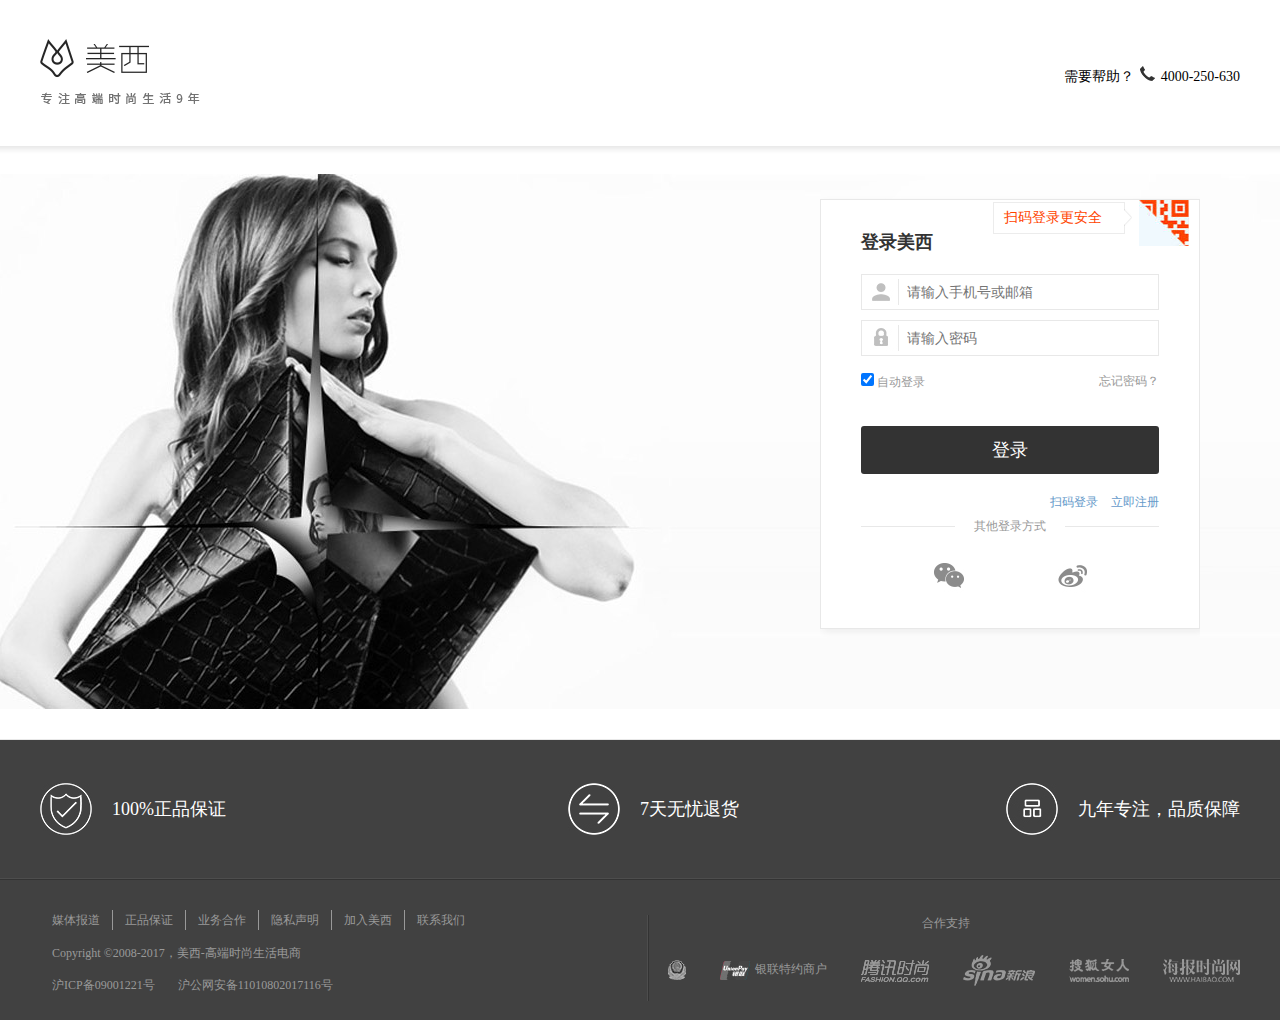
<file: 65-fashion/html/login.html>
<!DOCTYPE html>
<html>
	<head>
		<meta charset="UTF-8">
		<title></title>
		<link rel="stylesheet" type="text/css" href="../css/reset.css"/>
		<link rel="stylesheet" type="text/css" href="../css/login.css"/>

		<script src="../js/jquery-1.12.3.js"></script>
		<script src="../js/jquery.cookie.js"></script>
		
		<script src="../js/cookie.js"></script>
		<script src="../js/login.js"></script>
	</head>
	<body>
		<!--头部-->
		<div id="header" class="header" style="margin-bottom:20px;">
		    <div style="width: 100%;background: #fff;">
		        <div class="header_l">
		            <a href="index.html" title="美西">
		            	<div class="logo"></div>
		            </a>
		            <div class="float_r" style="line-height:154px;">
		                <span>需要帮助？</span>
		                <!--<div class="relative">-->
		                	<span class="icon_top"></span>
		                	<span>4000-250-630</span>
		                <!--</div>-->
		            </div>
		            <div class="clear"></div>
		        </div>
		    </div>
		    <div class="line_btn" style="display:block;background: url(../img/headerbg.png)repeat-x;width:100%;height:8px;">
		    </div>
		</div>
		
		<!--中间注册-->
		<div class="reg relative">
			<!--手机登录-->
			<div class="relative baoguo" style="overflow:hidden;">
				<div class="reg_form absolute">
					<div class="denglu">
						
					
						<form action="" method="post">
							<div class="beauty">
								登录美西
							</div>
							<div class="absolute cupter_ma" style="top:0;right:10px;cursor:pointer;">
								<img src="../img/5.jpg"/>
							</div>
							<div class="absolute cupter_denglu" style="z-index:1;height:30px;width:130px;border:1px solid #ececec;right:74px;top:2px">
								<p style="font-size:14px;color:orangered;line-height:30px;margin-left:10px;">
									扫码登录更安全
								</p>
								<div class="consult_app_sj"></div>
							</div>
							<div class="phone clearfix">
								<div class="phone_icon1 float_l"></div>
								<div class="phone_menu relative float_l">
									<input type="text" placeholder="请输入手机号或邮箱" id="inp1"/>
								</div>
								
							</div>
							
							<!--清除浮动-->
							<!--<div class="clear"></div>-->
							
							<div class="pwd clearfix">
								<div class="pwd_icon float_l"></div>
								<div class="pwd_menu float_l">
									<input type="password" placeholder="请输入密码" id="inp2"/>
								</div>
								
							</div>
							<div class="checkbox clearfix">
								<div class="float_l">
									<input type="checkbox" checked="checked"/>
									<span>
										自动登录
									</span>
								</div>
								<div class="float_r">
									<a href="" style="color: #999;">忘记密码？</a>
								</div>
							</div>
							<div class="clear"></div>
							<div id="tip" style="height: 30px;color: #cc3d3d;text-align:center;font-size: 12px;"></div>
							<div class="regs">
								<input id="ipt6" type="button" style="cursor:pointer;outline:none;" value="登录">
							</div>
							<div class="login" style="font-size:12px;">
								<div href="" style="color:#669aca;display: inline-block;cursor:pointer;" id="saoma">
									扫码登录
								</div>
								<a href="register.html" style="margin-left:10px;color:#669aca;">
									立即注册
								</a>
								
							</div>
							
							<div class="form_foot">
								<div class="form_top relative">
									<div class="form_top_line absolute"></div>
									<p class="form_theme relative">其他登录方式</p>
								</div>
								<div class="form_footer clearfix">
									<ul>
										<li>
											<a class="wechat" style="background-position:-35px 0;cursor:pointer;" title="微信登录" ></a>
										</li>
										<li>
											<a class="sina" style="background-position:-70px 0;" href="" title="新浪微博登录"></a>
										</li>
									</ul>
								</div>
							</div>
							
						</form>
					</div>	
						
					<!--扫码登录-->
					<div class="code_load absolute">
						<div class="beauty">
							手机扫码，安全登录
						</div>
						
						<div class="absolute cupter" style="top:0;right:10px;cursor: pointer;">
							<img src="../img/4.jpg"/>
						</div>
					
						<div class="relative">
							
							<div class="" style="text-align:center;">
								<img src="../img/ewm_indexTop_1.png" style="margin-top:10px;width:150px;"/>
							</div>
							<div class="float_l" style="margin:30px 30px 30px 50px;">
								<img src="../img/2.png"/>
							</div>
							<div class="float_l" style="font-size:12px;color: #666;margin-top:25px;line-height:20px;">
								<p>打开<a href="" style="font-size:14px;color:orangered;">美西APP</a></p>
								<p>扫一扫登录</p>
								
								
							</div>
							<div class="clear"></div>
							<div class="login" style="font-size:12px;margin-bottom:20px;">
								<div href="" style="color:#669aca;display: inline-block;cursor:pointer;" id="saoma2">
									密码登录
								</div>
								<a href="register.html" style="margin-left:10px;color:#669aca;">
									立即注册
								</a>
								
							</div>
						</div>
						
						
						
						
						
						
						
						
					</div>
				</div>
			</div>
			
			
			
			
			
			
			
		</div>
		
		
		
		
		
		
		
		
		
		
		
		
		
		<!--购物指南-->
		<div id="foot" style="width: 100%;margin-top: 30px;border-top: 1px solid #e8e8e8;">
			<div class="foot_miu">
				<div class="contaier relative">
					<ul style="line-height:138px;color:white;font-size: 18px;height:138px;">
						<li>
							<div class="foot_icon icon1">
							</div>
							<span>100%正品保证</span>
						</li>
						<li>
							<div class="foot_icon icon2">
							</div>
							<span>7天无忧退货</span>
						</li>
						<li>
							<div class="foot_icon icon3">
							</div>
							<span>九年专注，品质保障</span>
						</li>
					</ul>
				</div>
				<div class="miu_line"></div>
				
				
			</div>
			<div class="footer">
				<div class="contaier" style="padding-top:30px;">
					<div class="footer_l float_l">
						<ul>
							<li style="border-left:none;"><a href="" title="媒体报道">媒体报道</a></li>
							<li><a href="" title="正品保证">正品保证</a></li>
							<li><a href="" title="业务合作">业务合作</a></li>
							<li><a href="" title="隐私声明">隐私声明</a></li>
							<li><a href="" title="加入美西">加入美西</a></li>
							<li><a href="" title="联系我们">联系我们</a></li>
						</ul>
						<div class="clear"></div>
						<div style="padding-left:12px;">
							<p style="line-height:47px;">Copyright ©2008-2017，美西-高端时尚生活电商</p>
						</div>
						<div style="padding-left:12px;">
							<span style="margin-right:20px;">沪ICP备09001221号</span>
							<span style="margin-right:20px;">沪公网安备11010802017116号</span>
						</div>
					</div>
					<div class="footer_miu float_l"></div>
					
					<div class="footer_r float_r" style="color: #999;font-size:12px;">	
						<div style="text-align:center;margin: 5px 0 23px;">
							<span>合作支持</span>
						</div>
						<ul>
							<li class="par1" style="padding-top:5px;"><a href=""></a></li>
							<li class="par2" style="padding-top:6px;">
								<a href="">
									<span style="margin-right: 4px;"></span>
									<i class="float_l">银联特约商户</i>
								</a>
							</li>
							<li class="par3" style="padding-top:5px;"><a href=""></a></li>
							<li class="par4"><a href=""></a></li>
							<li class="par5" style="padding-top:4px;"><a href=""></a></li>
							<li class="par6" style="padding-right:0;padding-top:4px;"><a href=""></a></li>

						</ul>
					</div>
					
				</div>
			</div>
			
		</div>
	</body>
</html>
</file>
<file: 65-fashion/css/index.css>
tab_box
/*头部*/
#top{
	/*overflow: hidden;*/
	width:100%;
	display: block;
	background: #fafafa;
    height: 35px;
    border-bottom: solid 1px #f5f5f5;
    line-height: 35px;
    font-size:12px;
}
#top a{
	color: #666;
	font-size: 12px;
}
.relative{
	position:relative;
}
.absolute{
	position: absolute;
}
.contaier{
	width:1200px;
	margin:0 auto;
}
.top_l{
	float: left;
}
.top_r{
	float: right;
}
.top_r span a{
	font-size:12px;
	color:#666;
	margin: 0 10px;
}

/*扫码*/
#headerApp_m{
	position:absolute;
    padding-top: 7px;
    top:28px;
    left:214px;
    text-align: center;
    display: none;
}

.header_sj {
	width: 17px;
    height: 8px;
    background: url(../img/headico.png) -80px -12px no-repeat;
    position: absolute;
    z-index: 2;
    top:1px;
    left: 50%;
    margin-left: -9px;
}   
.headerApp_code{
	background: #fff;
    padding: 10px 10px 0px 10px;
    border: solid 1px #ececec;
    position: relative;
    z-index: 1;
}   

/*购物袋*/
/*购物袋*/
#headershop{
	width:440px;
    position:absolute;
    top:28px;
    right:20px;
    z-index: 666;
    padding-top: 7px;
    display: none;
}
 
.headercar{
	background: #fff;
    border: solid 1px #e8e8e8;
}   
.cart_out {
 	width:380px;
  	margin-left:20px;
  	margin-right:20px;
  	min-height: 78px;
  	max-height: 440px;
}
.cart_out .car_t {
  	width: 276px;
  	height: 28px;
  	line-height: 28px;
  	text-indent: 1em;
  	font-weight: bold;
}

.cart_out .car_show {
  	min-height:100px;
  	max-height:300px;
  	overflow: hidden;
  	overflow-y: auto;
}

.cart_out .car_show .commodity .comImg {
  	width: 50px;
  	height: 60px;
}

.cart_out .car_show .commodity div {
  	height: 78px;
  	width: 276px;
  	border-bottom: 1px solid #ddd;
  	position: relative;
}

.cart_out .car_show .commodity div a {
  	float: left;
  	height: 78px;
  	width: 276px;
}

.cart_out .car_show .commodity div a img {
  	float: left;
  	width: 50px;
  	height: 60px;
}

.cart_out .car_show .commodity div a :hover {
  	color: #8E0C3A;
}

.cart_out .car_show .commodity div span {
  	float: right;
  	font-size: 22px;
  	position: absolute;
  	right: 26px;
  	top: 35%;
  	cursor: pointer;
}

.cart_out .car_b {
	overflow:hidden;
  	width:380px;
  	height:90px;
  	line-height:44px;
  	color: #6C6C6C;
}

.cart_out .car_b .to_l {
  	line-height: 44px;
  	float: left;
  	width: 184px;
}

.cart_out .car_b .to_r {
  	float: right;
  	width:140px;
}

.cart_out .car_b .to_r .settlement {
	padding-top: 18px;
  	display: block;
  	width:140px;
  	height:40px;
  	margin-top: 12px;
  	line-height: 20px;
  	text-align: center;
  	border-radius:10px;
  	float: right;
  	background-color: #99183B;
  	color: #fff;
}
.dell{
	color:#CCCCCC;
	margin-right:5px;
	font-size:28px;
	cursor:pointer;
}







/*logo*/
#logo{
	/*height: 99px;*/
	width: 100%;
	text-align: center;
}


/*导航*/
#nav{
	width:100%;
	padding-top: 10px;
	/*position:relative;*/
	/*overflow:hidden;*/
	box-shadow:2px 2px 8px #ededed;
}
#nav a {
	display:block;
	float:left;
	width:133px;
	text-align: center;
	/*line-height:61px;*/
    padding: 15px 0 25px 0;
    font-size: 14px;
    font-weight: bold;
    color:#666;
}
/*<!--隐藏二级菜单-->*/
#nts,#women,#man,#wear,#watch,#brand{
	display:none;
}
.new_list ul,.women_list ul,.man_list ul,.wear_list ul,.watch_list ul,.brand_list ul{
	width:280px;
	float:left;
}

#nts .new_list ul .singel a,#women .women_list ul .hnsTit a,#man .man_list ul .hnsTit a,#wear .wear_list ul .hnsTit a,#watch .watch_list ul .hnsTit a,#brand .brand_list ul .hnsTit a{
	line-height:18px;
	font-weight:bolder;
}
#nts .new_list ul li a,#women .women_list ul li a,#man .man_list ul li a,#wear .wear_list ul li a,#watch .watch_list ul li a,#brand .brand_list ul li a{
	width:200px;
	padding:8px 0 8px 0;
	float:none;
	font-weight:100;
	font-size:14px;
	line-height:18px;
	text-align:left;
	color: #666;
	text-decoration: none;
}
.contaier{
	width:1200px;
	margin:0 auto;
	/*overflow: hidden;*/
}
.new_list,.women_list,.man_list,.wear_list,.watch_list,.brand_list{
    width: 100%;
    margin:0 auto;
    padding: 25px 0 45px 0;
    text-align: center;
    background: #fff;
    border-top: solid 1px #ececec;
    opacity:0.95;
    position:absolute;
    z-index:16;
}

.headerShadow{
    /*display: none;*/
    width: 22px;
    height: 12px;
    background: url(../img/amt_tit.gif) no-repeat;
    margin-left: -11px;
    position: absolute;
    z-index:17;
}







/*轮播图*/

#banner {
	/*width: 100%;
	height: 100%;*/
	width: 1200px;
	height:600px;
	overflow: hidden;
	margin:0 auto;
	position:relative;
	margin-top:25px;
}

#list {
	width:3700px;
	position:absolute;
}
#list li {
	float: left;
}
#list li a{
	width:1200px;
	height: 600px;
	display: inline-block;
}
#prev, #next {
	height: 60px;
	width: 30px;
	position: absolute;
	top:270px;
	background:black;
	opacity:0.4;
	filter:alpha(opacity=40);
	cursor: pointer;
	display: none;
	border-radius:3px;
	font-size:40px;
	color:white;

}
#prev {
	left:5px;
}
#next {
	right:5px;
}



/*tab切换*/
#tab_box {
	/*width:1200px;*/
	height:380px;
	overflow:hidden;
	position: relative;
}
#tab_box ul {
	width:1200px; 
	height:57px;
	background:orange;
}
#tab_box ul li {
	width:400px;
	text-align: center;
	line-height:57px;
	float: left;
	cursor: pointer;
}

#tab_box ul li.tab_hover {
	background:#FF6600;
	color: white;
}
#tab_box .tab_content{
	width:1198px;
	height:243px;
	border: 1px solid #e8e8e8;
	border-top: none;
	display: none;
	position: absolute;
	top:144px;
}
#tab_box div.tab_show {
	display:block;
}
.sing_code{
	bottom:0px;
	width:200px;
	left:100px;
	text-align:center;
	border: 1px solid #e8e8e8;
	height:50px;
	overflow:hidden;
	background: white;
}
.sing_code p{
	margin:10px;
}


/*//热门旗舰店*/
.hotflag {
    height: 180px;
    width: 100%;
    position: relative;
    overflow: hidden;
}
/*.hotflag .hotflagbox li {
    float: left;
    width: 1210px;
}*/
.hotflagbox .hotflagson {
	cursor:pointer;
    position: relative;
    float: left;
    width: 106px;
    height: 55px;
    padding: 14px 29px;
    border: 1px solid #dfdfdf;
    margin-right: 6px;
    margin-bottom: 7px;
}
.hotflagson img {
    width: 107px;
    height: 54px;
}
.hotflagbox .hotflagson .hotmiddle {
    position: absolute;
    left: 29px;
    top: 14px;
    opacity: 0;
    width: 107px;
    height: 42px;
    padding-top: 12px;
    background: #fff;
}
.hotmiddle .blacksline span {
    display: inline-block;
    width: 20px;
    height: 2px;
    background: #000;
}
.hotmiddle .blacksline {
    text-align: center;
    margin-top: 5px;
}
.hotmiddle .brandchnname {
	color:goldenrod;
    font-size: 18px;
    text-align: center;
}
.hotflagbox .hotflagson .topline {
    width: 0;
    height: 1px;
    position: absolute;
    top: -1px;
    left: 0;
    background: #000;
}
.hotflagbox .hotflagson .rightline {
    width: 1px;
    height: 0;
    position: absolute;
    bottom: -1px;
    right: -1px;
    background: #000;
}
.hotflagbox .hotflagson .bottomline {
    width: 0;
    height: 1px;
    position: absolute;
    bottom: -1px;
    right: 0;
    background: #000;
}
.hotflagbox .hotflagson .leftline {
    width: 1px;
    height: 0;
    position: absolute;
    top: -1px;
    left: -1px;
    background: #000;
}





/*版心内容*/
#box1,#box2,#box3,#box4{
	overflow: hidden;
}
.theme{
	text-align: center;
	height: 54px;
    margin: 23px 0 10px 0;
}
.line{
	border-bottom: 1px solid #e8e8e8;
    top: 24px;
    left: 0;
    width: 100%;
    z-index:1;
}
.theme_n{
	width: 260px;
    background:#fff;
    margin: 0 auto;
    font-size: 16px;
    font-family: 微软雅黑;
    color:#333;
    z-index:2;
}
    
    
    
/*3D导航*/    
.shopcenter {
    width: 100%;
    overflow: hidden;
    margin:10px 0 30px 0;
}
.shopcenter li {
    float: left;
    width: 230px;
    height: 50px;
    overflow: hidden;
    position: relative;
    margin-right:12px;
}

.shopcenter li .shopcenterbox {
    position: absolute;
    left: 0;
    top: 0;
    width: 230px;
    height: 100px;
}
.shopcenterbox .topbox {
    width: 230px;
    height: 50px;
    line-height: 50px;
    background: #999;
    text-align: center;
    font-size: 14px;
    color: #fff;
}
.shopcenterbox .bottombox {
    width: 230px;
    /*height: 40px;*/
    height: 50px;
    padding: 5px;
    background: #333;
    color: #fff;
    text-align: center;
    font-size: 14px;
}
.shopcenterbox .bottombox .border {
    border: 1px solid #fff;
    width: 218px;
    height:38px;
}
.shopcenterbox .bottombox .border .en {
    margin-top: 10px;
}
    
    
    
    
    
    
/*版心图*/
#box11,#box12,#box13{
	float: left;
}
#box11 li,#box12 li,#box13 li{
	width: 392px;
	height:243px;
	overflow:hidden;
}
#box1_btn a{
	display:block;
	width: 392px;
	height:243px;
}
#box12{
	margin:0 12px;
}
#box1_btn{
	overflow:hidden;
}





/*版心楼梯*/
#nav_floor {
	position:absolute;
	left:0px;
	top:0px;
	border: 1px solid #ccc;
	z-index:1;
	background: white;
}
#nav_floor li {
	line-height:30px;
	width:60px;
	height:30px;
	font-size:12px;
	text-align: center;
	border-bottom: 1px dashed #ccc;
	cursor: pointer;
	color:#666666;
	font-weight:bolder;
	position: relative;
}
#nav_floor li span {
	display: none;
	position: absolute;
	left: 0; top: 0;
	width:60px; height:30px;
	background:pink;
}
#nav_floor li:hover span {
	display: block;
	background:yellowgreen;
	color: white;
}
#nav_floor li span.active_floor {
	display: block;
	color:yellowgreen;
	background:pink;
}






/*在线咨询*/
.consult{
	height:235px;
    right: 0;
    top:100px;
    bottom: 100px;
    border: solid 1px #ddd;
    background: #fff;
    z-index:200;
}
.consult li {
    position: relative;
}
.consult li a {
	color: #666;
    text-decoration: none;
    display: block;
    width: 58px;
    height: 46px;
    padding-top: 12px;
    border-bottom: solid 1px #ddd;
}	
.consult li a:hover {
    background: #666;
    color: #333;
}
.consult li em {
    display: block;
    width: 35px;
    height: 35px;
    background: url(../img2/consult.png) no-repeat;
    margin: 0 auto;
}

.consult_app_m {
    position: absolute;
    top: -17px;
    left: -107px;
    padding:10px;
    z-index: 2;
    border: solid 1px #ececec;
    display: none;
    background: white;
}
.consult_app_sj {
    width: 8px;
    height: 17px;
    background: url(../img/headico.png) -97px -3px no-repeat;
    position: absolute;
    z-index: 2;
    top: 36px;
    right:-8px;
}
.consult .consult_app em {
    background-position: 0 0;
}
.consult .consult_online em {
    background-position: 0 -70px;
}
.consult .consult_qq em {
    background-position: 0 -35px;
}
.consult .consult_top em {
    background-position: 0 -105px;
}

.consult .consult_app:hover em {
    background-position: -35px 0;
}
.consult .consult_online:hover em {
    background-position: -35px -70px;
}
.consult .consult_qq:hover em {
    background-position: -35px -35px;
}
.consult .consult_top:hover em {
    background-position: -35px -105px;
}








/*轮播小图*/
#box1_btn1{
	width: 1200px;
	height: 265px; 
	margin: 0 auto;
	overflow: hidden;
	
}
#small {
	overflow:hidden; 
	position:relative; 
	left:0px; 
	width:1200px;
}
#list_small {
	position: relative; 
	width: 8200px; 
	height: 265px; 
	font-size: 12px;
	line-height:1.5;
}
#list_small li{
	float:left;
	overflow: hidden;  
	width: 160px; 
	height: 260px;
	text-align: center;
	margin:5px 20px 0px 20px;
}
#list_small li a{
	color: #666;
	text-decoration: none;
}
.c_gray{
	color: #ccc;
}
#list_small li a p {
    width: 160px;
    height: 44px;
    padding-top: 0;
    overflow: hidden;
    color: #555;
    white-space: nowrap;
    text-overflow: ellipsis;
}
.productImg{
	width:160px;
	height:192px;
}
			
#prev_left, #next_right {
	width:20px;
	height:260px;
	position: absolute;
	top:0px;
	background:white;
	/*z-index:2;*/ 
	cursor: pointer;
}
#prev_left {
	left:0px;
}
#next_right {
	right:0px;
}




/*购物指南*/
.shop,.phone,.mail,.code{
	padding-top: 10px;
    height: 200px;
    float: left;
    width: 299px;
    border-right: 1px solid #e8e8e8;
}
.shop ul{
	font-size:12px;
	color: #555;
	float: left;
    width: 149px;
    margin-bottom: 10px;
    line-height:25px;
}
.shop ul a{
	color:#555;
}
.code{
	border-right:none;
	padding-left:25px;
    text-align: center;
    width:275px;
}
.code_l,.code_r{
	margin-left:20px;
	display:inline;
}
.code_l{
	float:left;
}
.code_r{
	float:right;
}
.foot_top .shop li.foot_t{
	line-height:25px;
	margin-bottom:8px;
	color: #333;
    font-size:14px;
}
.mail{
	text-align: center;
    color: #333;
    font-size: 14px;
}
.now{
	cursor: pointer;
    width: 197px;
    height: 49px;
    background: #333;
    color: #fff;
    line-height: 49px;
    margin: 25px auto 0;
    border-radius: 2px;
}
.mail input{
	border-radius: 2px;
    border: solid 1px #e8e8e8;
    width: 173px;
    height: 41px;
    padding-left: 22px;
    background: #f5f5f5;
    line-height: 41px;
}
   







/*尾部*/
.foot_icon{
	/*position: relative;*/
    /*top: 42px;*/
   	margin-top:43px;
    margin-right:20px;
    float: left;
    width: 52px;
    height: 52px;
   
}
.icon1{
	background:url(../img/footer_icon.png)-104px 0 no-repeat;
}
.icon2{
	background:url(../img/footer_icon.png)-52px 0 no-repeat;
}
.icon3{
	background:url(../img/footer_icon.png)0px 0 no-repeat;
}
.foot_miu{
	background: #414141;
    width: 100%;
    height:140px;
}
.foot_miu ul li{
	position:absolute;
}
.foot_miu ul li:nth-child(1){
	left:0;
}
.foot_miu ul li:nth-child(2){
	left:44%;
}
.foot_miu ul li:nth-child(3){
	text-align:right;
	right:0px;
}



.miu_line{
	width: 100%;
    height: 0;
    border-bottom: 1px solid #333;
    border-top: 1px solid #4d4d4d;
}

.footer{
	height: 140px;
	background: #414141;
    width: 100%;
}
.footer_l ul li{
	text-align: center;
    float: left;
    height: 20px;
    width: 72px;
    border-left: 1px solid #999;
    line-height: 20px;
}
.footer_l,.footer_l ul li a{
	color: #999999;
	font-size:12px;
}

.clear{
	clear:both;
}

.footer_miu{
	margin: 5px 1px 0 170px;
    height: 86px;
    border-right: 1px solid #333;
    border-left: 1px solid #4d4d4d;
}
.float_l {
    float:left;
    display:inline;
}
.float_r {
    float:right;
    display:inline;
}


.footer_r ul li{
	float: left;
    padding: 0 17px;
}
.footer_r ul li a{
	display:inline-block;
	color:#999;
}

.par1 a{
	background:url(../img/partner_icon.png) no-repeat;
	width: 18px;
    height: 20px;
    background-position: 0 0;
}
.par2 a span{
	float: left;
    width: 31px;
    height: 19px;
    background: url(../img/partner_icon.png)no-repeat;
    background-position: -199px 0;
}
.par1 a:hover{
	background: url(../img/footer_h.png);
    background-position: 0 0;
}
.par2 a:hover span{
	background: url(../img/footer_h.png);
    background-position: -209px 0;
}
.par2 a:hover{
	color: #ccc;
}
.par3 a:hover {
    background-position: 0 0;
}
.par4 a:hover {
    background: url(../img/footer_h.png);
    background-position: -127px 0;
}
.par5 a:hover {
    background: url(../img/footer_h.png);
    background-position: -66px 0;
}
.par6 a:hover {
    background-position: -77px 0;
}

.par3 a{
	width: 68px;
    height: 22px;
    background: url(../img/footer.png);
    background-position: 0 -24px; 
    
} 
.par4 a {
    width: 72px;
    height: 31px;
    background: url(../img/partner_icon.png);
    background-position: -127px 0;
}
    
.par5 a {
    width: 60px;
    height: 23px;
    background: url(../img/partner_icon.png);
    background-position: -66px 0;   
}
.par6 a {
    width: 77px;
    height: 23px;
    background: url(../img/footer.png);
    background-position: -77px -23px;
}
</file>
<file: 65-fashion/css/car.css>
body{
	background:#f5f5f5;
}
/*头部*/
#top{
	/*overflow: hidden;*/
	width:100%;
	display: block;
	background: #fafafa;
    height: 35px;
    border-bottom: solid 1px #f5f5f5;
    line-height: 35px;
    font-size:12px;
}
#top a{
	color: #666;
	font-size: 12px;
}
.relative{
	position:relative;
}
.absolute{
	position: absolute;
}
.contaier{

	width:1200px;
	margin:0 auto;
}
.top_l{
	float: left;
}
.top_r{
	float: right;
}
.top_r span a{
	font-size:12px;
	color:#666;
	margin: 0 10px;
}

/*扫码*/
#headerApp_m{
	position:absolute;
    padding-top: 7px;
    top:28px;
    left:184px;
    text-align: center;
    display: none;
}

.header_sj {
	width: 17px;
    height: 8px;
    background: url(../img/headico.png) -80px -12px no-repeat;
    position: absolute;
    z-index: 2;
    top:1px;
    left: 50%;
    margin-left: -9px;
}   
.headerApp_code{
	background: #fff;
    padding: 10px 10px 0px 10px;
    border: solid 1px #ececec;
    position: relative;
    z-index: 1;
}   

/*购物袋*/
#headershop{
	width:440px;
    position:absolute;
    top:28px;
    right:20px;
    z-index: 666;
    padding-top: 7px;
    display: none;
}
 
.headercar{
	background: #fff;
    border: solid 1px #e8e8e8;
}   
.cart_out {
 	width:380px;
  	margin-left:20px;
  	margin-right:20px;
  	min-height: 78px;
  	max-height: 440px;
}
.cart_out .car_t {
  	width: 276px;
  	height: 28px;
  	line-height: 28px;
  	text-indent: 1em;
  	font-weight: bold;
}

.cart_out .car_show {
  	min-height:100px;
  	max-height:300px;
  	overflow: hidden;
  	overflow-y: auto;
}

.cart_out .car_show .commodity .comImg {
  	width: 50px;
  	height: 60px;
}

.cart_out .car_show .commodity div {
  	height: 78px;
  	width: 276px;
  	border-bottom: 1px solid #ddd;
  	position: relative;
}

.cart_out .car_show .commodity div a {
  	float: left;
  	height: 78px;
  	width: 276px;
}

.cart_out .car_show .commodity div a img {
  	float: left;
  	width: 50px;
  	height: 60px;
}

.cart_out .car_show .commodity div a :hover {
  	color: #8E0C3A;
}

.cart_out .car_show .commodity div span {
  	float: right;
  	font-size: 22px;
  	position: absolute;
  	right: 26px;
  	top: 35%;
  	cursor: pointer;
}

.cart_out .car_b {
	overflow:hidden;
  	width:380px;
  	height:90px;
  	line-height:44px;
  	color: #6C6C6C;
}

.cart_out .car_b .to_l {
  	line-height: 44px;
  	float: left;
  	width: 184px;
}

.cart_out .car_b .to_r {
  	float: right;
  	width:140px;
}

.cart_out .car_b .to_r .settlement {
	padding-top: 18px;
  	display: block;
  	width:140px;
  	height:40px;
  	margin-top: 12px;
  	line-height: 20px;
  	text-align: center;
  	border-radius:10px;
  	float: right;
  	background-color: #99183B;
  	color: #fff;
}
.dell{
	color:#CCCCCC;
	margin-right:5px;
	font-size:28px;
	cursor:pointer;
}







/*logo*/
#logo{
	/*height: 99px;*/
	background:white;
	width: 100%;
	text-align: center;
}


/*导航*/
#nav{
	background:white;
	width:100%;
	padding-top: 10px;
	/*position:relative;*/
	/*overflow:hidden;*/
	box-shadow:2px 2px 8px #ededed;
	margin-bottom:20px;
}
#nav a {
	display:block;
	float:left;
	width:133px;
	text-align: center;
	/*line-height:61px;*/
    padding: 15px 0 25px 0;
    font-size: 14px;
    font-weight: bold;
    color:#666;
}
/*<!--隐藏二级菜单-->*/
#nts,#women,#man,#wear,#watch,#brand{
	display:none;
}
.new_list ul,.women_list ul,.man_list ul,.wear_list ul,.watch_list ul,.brand_list ul{
	width:300px;
	float:left;
}

#nts .new_list ul .singel a,#women .women_list ul .hnsTit a,#man .man_list ul .hnsTit a,#wear .wear_list ul .hnsTit a,#watch .watch_list ul .hnsTit a,#brand .brand_list ul .hnsTit a{
	line-height:1.5;
	font-weight:bolder;
}
#nts .new_list ul li a,#women .women_list ul li a,#man .man_list ul li a,#wear .wear_list ul li a,#watch .watch_list ul li a,#brand .brand_list ul li a{
	width:200px;
	padding: 10px 0 10px 0;
	float:none;
	font-weight:100;
	font-size:14px;
	line-height:1.5;
	text-align:left;
	color: #666;
	text-decoration: none;
}
.contaier{
	width:1200px;
	margin:0 auto;
	/*overflow: hidden;*/
}
.new_list,.women_list,.man_list,.wear_list,.watch_list,.brand_list{
    width: 100%;
    margin:0 auto;
    padding: 25px 0 45px 0;
    text-align: center;
    background: #fff;
    border-top: solid 1px #ececec;
    opacity:0.95;
    position:absolute;
    z-index:16;
}

.headerShadow{
    /*display: none;*/
    width: 22px;
    height: 12px;
    background: url(../img/amt_tit.gif) no-repeat;
    margin-left: -11px;
    position: absolute;
    z-index:17;
}



/*购物车*/
.empty_car{
	height: 360px;
	border: solid 1px #e8e8e8;
	margin-bottom:10px;
}

.car_none{
	width: 900px;
    margin: 55px auto 0;
    text-align: center;
}
.car_ico {
    width: 46px;
    height: 48px;
    background: url(../img/cartNone.gif) no-repeat;
    margin: 0 auto; 
}
.carnone{
	font-size: 22px;
    color: #999;
    margin: 15px 0;
}
.run{
	width: 350px;
    margin: 40px auto 0;
    text-align: center;
}

.run a{
	display: inline-block;
    width: 150px;
    height: 40px;
    line-height: 40px;
    font-size: 14px;
    margin: 0 10px;
    color: #fff;
    background: #333;
    text-align: center;
    border-radius: 3px;
}



/*有商品购物车*/
.all_ck{
    margin-bottom: 10px;
    height: 43px;
    border: solid 1px #e8e8e8;
    background: #E8E8E8;
    color: #333;
    width: 1198px;
    line-height:43px;
    font-size:12px;
    overflow: hidden;
}
.all_ck1{
	width: 190px;
	float:left;
}
.all_ck2{
	width: 255px;
	float:left;
}
.all_ck3{
	width:175px;
	text-align:center;
	float:left;
}
.all_ck4{
	width: 215px;
	text-align:center;
	float:left;
}
.all_ck5{
	width:185px;
	text-align:center;
	float:left;
}
.shop_ck{
	border: solid 1px #e8e8e8;
    padding: 0 30px;
    font-size: 14px;
    background:white;
}
.shop_ck td {
    padding: 23px 0;
    text-align:center;
}
table,tr,td{
	border-collapse: collapse;
    border-spacing: 0;
    border:0;
}
.shop_ck_img{
    width: 98px;
    height: 93px;
    text-align: center;
    padding-top: 5px;
    margin-left: 30px;
}
.ck_box{
	margin-top:40px;
    /*top: 66px;
    left: 0;*/
}
.shop_img_said{
	padding-top: 10px;
	margin-left: 30px;
    text-align: left;
    line-height:30px;
}
.shop_jian {
    border-right: 1px solid #d9d9d9;
    font-family: "宋体";
    font-size: 16px;
    width:30px;
    line-height: 1.6;
    background: white;
    outline: none;
    padding-top:1px;
    
    border: none;
}
.shop_jia {
    padding-top:1px;
	
    border-left: 1px solid #d9d9d9;
    outline: none;
    border: none;
    font-family: "宋体";
    font-size: 16px;
    width: 30px;
    line-height: 1.6;
    background: white;
}
.shop_ck_num a{
	width:28px;
}
.ck_val{
	border-left: 1px solid #d9d9d9;
	border-right: 1px solid #d9d9d9;
	width:50px;
	border-top:0;
	border-bottom:0;
	
}
.shop_ck_num span,.shop_ck_num input {
	margin-top:1px;
	cursor:pointer;
    display: block;
    float: left;
    height: 22px;
    color: #333;
    padding-top:1px;
    text-align: center;
    line-height: 22px;
}
.shop_ck_num1{
    width: 113px;
    height:24px;
    margin-left:75px;
    overflow: hidden;
    border: 1px solid #d9d9d9;
}
.shop_ck1{
	text-align:left;
	width:424px;
	z-index:22;
}
.shop_ck2{
	width:144px;
}
.shop_ck_price{
	width:148px;
}
.shop_ck_num{
	width:250px;
}

/*<!-- 删除选中 -->*/
#del_shop{
    margin-bottom: 10px;
    margin-top:20px;
    padding-top:15px;
    /*height: 43px;*/
    border: solid 1px #e8e8e8;
    background:white;
    color: #333;
    line-height:40px;
    font-size:12px;
    overflow: hidden;
}
.goon{
    border:1px solid #e8e8e8;
    margin-top:10px;
    height:60px;
    width:150px;
    line-height: 60px;
    text-align:center;
    font-size: 16px;
    margin-left: 30px;
    border-radius:5px;
    margin-bottom: 50px;
}
.goon1{
    margin-top:10px;
    border:1px solid #e8e8e8;
    line-height: 60px;
    height:60px;
    width:150px;
    text-align:center;
    font-size: 16px;
    margin-right: 30px;
    border-radius:5px;
    background:#c43f40;
}





/*猜你喜欢*/
.like{
	margin-top: 20px;
	font-size:12px;
	color:#555;
	/*background:white;*/
}
.pro_pubtit {
	background:white;
	height: 63px;
    padding-top: 15px;
    padding-left:20px;
}

.tabTitle {
    height: 45px;
    background: url(../img/m.png) no-repeat center left;
    color: #1b1b1b;
    font-size: 14px;
    padding: 0 0 5px 70px;
    /*margin-left:20px;*/
}
.tabTitle_m {
    font-family: Arial, Helvetica, sans-serif;
    font-size: 14px;
    padding: 4px 0 4px 0;
    color: #999;

}

.run_pic_like{
	width: 1140px;
    margin: 0 auto;
    /*overflow: hidden;*/
}
#like_small{
	border-top: solid 1px #e8e8e8;
    overflow: hidden;
    position: relative;
    z-index: 2;
    left: 0px;
    width: 1048px;
    font-size:12px;
    padding: 20px 40px;
    margin: 0 auto;
}
.list_name{
    padding: 10px 16px 16px 16px;
    line-height: 2;
    margin-bottom: 5px;
    overflow: hidden;
    white-space: nowrap;
    text-overflow: ellipsis;
}
#like_small ul li a{
    color: #555;	
   	/*font-size:12px;*/
}
#like_small ul li a img{
	padding: 0;
	margin: 0;
}
#like_small ul li{
	width: 220px;
    line-height: 1.2;
    text-align: center;
    float: left;
    display: inline;
    margin: 0 21px;
    position: relative;
}
.car_list{
	overflow: hidden; 
	float: left; 
	width: 220px; height: 382px;
}
.car_img{
	width:160px; 
	height:192px;
}
.shop_price{
	color: #ccc;
	margin-top: 10px;
}
.shop_add{
	display: block;
    border: solid 1px #e8e8e8;
    width: 126px;
    height: 33px;
    line-height: 33px;
    cursor: pointer;
    border: solid 1px #e8e8e8;
    margin: 25px auto 30px;
}
#car_prev,#car_next{
	width: 17px;
    height: 300px;
    position: absolute;
    z-index:3;
    background: #fff;
    cursor: pointer;
    top:8px;
}
#car_prev{
	left:0;
	
}   
#car_next{
	right:0;
}
.clearfix:after {
    display: block;
    clear: both;
    content: ".";
    visibility:hidden;
    height: 0;
}


/*在线咨询*/
.consult{
	height:235px;
    right: 0;
    top:100px;
    bottom: 100px;
    border: solid 1px #ddd;
    background: #fff;
    z-index:200;
}
.consult li {
    position: relative;
}
.consult li a {
	color: #666;
    text-decoration: none;
    display: block;
    width: 58px;
    height: 46px;
    padding-top: 12px;
    border-bottom: solid 1px #ddd;
}	
.consult li a:hover {
    background: #666;
    color: #333;
}
.consult li em {
    display: block;
    width: 35px;
    height: 35px;
    background: url(../img2/consult.png) no-repeat;
    margin: 0 auto;
}

.consult_app_m {
    position: absolute;
    top: -17px;
    left: -107px;
    padding:10px;
    z-index: 2;
    border: solid 1px #ececec;
    display: none;
}
.consult_app_sj {
    width: 8px;
    height: 17px;
    background: url(../img/headico.png) -97px -3px no-repeat;
    position: absolute;
    z-index: 2;
    top: 36px;
    right:-8px;
}
.consult .consult_app em {
    background-position: 0 0;
}
.consult .consult_online em {
    background-position: 0 -70px;
}
.consult .consult_qq em {
    background-position: 0 -35px;
}
.consult .consult_top em {
    background-position: 0 -105px;
}

.consult .consult_app:hover em {
    background-position: -35px 0;
}
.consult .consult_online:hover em {
    background-position: -35px -70px;
}
.consult .consult_qq:hover em {
    background-position: -35px -35px;
}
.consult .consult_top:hover em {
    background-position: -35px -105px;
}







/*购物指南*/
.shop,.phone,.mail,.code{
	padding-top: 10px;
    height: 200px;
    float: left;
    width: 299px;
    border-right: 1px solid #e8e8e8;
}
.shop ul{
	font-size:12px;
	color: #555;
	float: left;
    width: 149px;
    margin-bottom: 10px;
    line-height:25px;
}
.shop ul a{
	color:#555;
}
.code{
	border-right:none;
	padding-left:25px;
    text-align: center;
    width:275px;
}
.code_l,.code_r{
	margin-left:20px;
	display:inline;
}
.code_l{
	float:left;
}
.code_r{
	float:right;
}
.foot_top .shop li.foot_t{
	line-height:25px;
	margin-bottom:8px;
	color: #333;
    font-size:14px;
}
.mail{
	text-align: center;
    color: #333;
    font-size: 14px;
}
.now{
	cursor: pointer;
    width: 197px;
    height: 49px;
    background: #333;
    color: #fff;
    line-height: 49px;
    margin: 25px auto 0;
    border-radius: 2px;
}
.mail input{
	border-radius: 2px;
    border: solid 1px #e8e8e8;
    width: 173px;
    height: 41px;
    padding-left: 22px;
    background: #f5f5f5;
    line-height: 41px;
}
   








.foot_icon{
	/*position: relative;*/
    /*top: 42px;*/
   	margin-top:43px;
    margin-right:20px;
    float: left;
    width: 52px;
    height: 52px;
   
}
.icon1{
	background:url(../img/footer_icon.png)-104px 0 no-repeat;
}
.icon2{
	background:url(../img/footer_icon.png)-52px 0 no-repeat;
}
.icon3{
	background:url(../img/footer_icon.png)0px 0 no-repeat;
}
.foot_miu{
	background: #414141;
    width: 100%;
    height:140px;
}
.foot_miu ul li{
	position:absolute;
}
.foot_miu ul li:nth-child(1){
	left:0;
}
.foot_miu ul li:nth-child(2){
	left:44%;
}
.foot_miu ul li:nth-child(3){
	text-align:right;
	right:0px;
}



.miu_line{
	width: 100%;
    height: 0;
    border-bottom: 1px solid #333;
    border-top: 1px solid #4d4d4d;
}

.footer{
	height: 140px;
	background: #414141;
    width: 100%;
}
.footer_l ul li{
	text-align: center;
    float: left;
    height: 20px;
    width: 72px;
    border-left: 1px solid #999;
    line-height: 20px;
}
.footer_l,.footer_l ul li a{
	color: #999999;
	font-size:12px;
}

.clear{
	clear:both;
}

.footer_miu{
	margin: 5px 1px 0 170px;
    height: 86px;
    border-right: 1px solid #333;
    border-left: 1px solid #4d4d4d;
}
.float_l {
    float:left;
    display:inline;
}
.float_r {
    float:right;
    display:inline;
}


.footer_r ul li{
	float: left;
    padding: 0 17px;
}
.footer_r ul li a{
	display:inline-block;
	color:#999;
}

.par1 a{
	background:url(../img/partner_icon.png) no-repeat;
	width: 18px;
    height: 20px;
    background-position: 0 0;
}

.par2 a span{
	float: left;
    width: 31px;
    height: 19px;
    background: url(../img/partner_icon.png)no-repeat;
    background-position: -199px 0;
}
.par1 a:hover{
	background: url(../img/footer_h.png);
    background-position: 0 0;
}
.par2 a:hover span{
	background: url(../img/footer_h.png);
    background-position: -209px 0;
}
.par2 a:hover{
	color: #ccc;
}
.par3 a:hover {
    background-position: 0 0;
}
.par4 a:hover {
    background: url(../img/footer_h.png);
    background-position: -127px 0;
}
.par5 a:hover {
    background: url(../img/footer_h.png);
    background-position: -66px 0;
}
.par6 a:hover {
    background-position: -77px 0;
}

.par3 a{
	width: 68px;
    height: 22px;
    background: url(../img/footer.png);
    background-position: 0 -24px; 
    
} 
.par4 a {
    width: 72px;
    height: 31px;
    background: url(../img/partner_icon.png);
    background-position: -127px 0;
}
    
.par5 a {
    width: 60px;
    height: 23px;
    background: url(../img/partner_icon.png);
    background-position: -66px 0;   
}
.par6 a {
    width: 77px;
    height: 23px;
    background: url(../img/footer.png);
    background-position: -77px -23px;
}
</file>
<file: 65-fashion/css/good.css>
body{
	background:#f5f5f5;
}
/*头部*/
#top{
	/*overflow: hidden;*/
	width:100%;
	display: block;
	background: #fafafa;
    height: 35px;
    border-bottom: solid 1px #f5f5f5;
    line-height: 35px;
    font-size:12px;
}
#top a{
	color: #666;
	font-size: 12px;
}
.relative{
	position:relative;
}
.absolute{
	position: absolute;
}
.contaier{

	width:1200px;
	margin:0 auto;
}
.top_l{
	float: left;
}
.top_r{
	float: right;
}
.top_r span a{
	font-size:12px;
	color:#666;
	margin: 0 10px;
}

/*扫码*/
#headerApp_m{
	position:absolute;
    padding-top: 7px;
    top:28px;
    left:184px;
    text-align: center;
    display: none;
}

.header_sj {
	width: 17px;
    height: 8px;
    background: url(../img/headico.png) -80px -12px no-repeat;
    position: absolute;
    z-index: 2;
    top:1px;
    left: 50%;
    margin-left: -9px;
}   
.headerApp_code{
	background: #fff;
    padding: 10px 10px 0px 10px;
    border: solid 1px #ececec;
    position: relative;
    z-index: 1;
}   

/*购物袋*/
#headershop{
	width:440px;
    position:absolute;
    top:28px;
    right:20px;
    z-index: 666;
    padding-top: 7px;
    display: none;
}
 
.headercar{
	background: #fff;
    border: solid 1px #e8e8e8;
}   
.cart_out {
 	width:380px;
  	margin-left:20px;
  	margin-right:20px;
  	min-height: 78px;
  	max-height: 440px;
}
.cart_out .car_t {
  	width: 276px;
  	height: 28px;
  	line-height: 28px;
  	text-indent: 1em;
  	font-weight: bold;
}

.cart_out .car_show {
  	min-height:100px;
  	max-height:300px;
  	overflow: hidden;
  	overflow-y: auto;
}

.cart_out .car_show .commodity .comImg {
  	width: 50px;
  	height: 60px;
}

.cart_out .car_show .commodity div {
  	height: 78px;
  	width: 276px;
  	border-bottom: 1px solid #ddd;
  	position: relative;
}

.cart_out .car_show .commodity div a {
  	float: left;
  	height: 78px;
  	width: 276px;
}

.cart_out .car_show .commodity div a img {
  	float: left;
  	width: 50px;
  	height: 60px;
}

.cart_out .car_show .commodity div a :hover {
  	color: #8E0C3A;
}

.cart_out .car_show .commodity div span {
  	float: right;
  	font-size: 22px;
  	position: absolute;
  	right: 26px;
  	top: 35%;
  	cursor: pointer;
}

.cart_out .car_b {
	overflow:hidden;
  	width:380px;
  	height:90px;
  	line-height:44px;
  	color: #6C6C6C;
}

.cart_out .car_b .to_l {
  	line-height: 44px;
  	float: left;
  	width: 184px;
}

.cart_out .car_b .to_r {
  	float: right;
  	width:140px;
}

.cart_out .car_b .to_r .settlement {
	padding-top: 18px;
  	display: block;
  	width:140px;
  	height:40px;
  	margin-top: 12px;
  	line-height: 20px;
  	text-align: center;
  	border-radius:10px;
  	float: right;
  	background-color: #99183B;
  	color: #fff;
}
.dell{
	color:#CCCCCC;
	margin-right:5px;
	font-size:28px;
	cursor:pointer;
}







/*logo*/
#logo{
	/*height: 99px;*/
	background:white;
	width: 100%;
	text-align: center;
}


/*导航*/
#nav{
	background:white;
	width:100%;
	padding-top: 10px;
	/*position:relative;*/
	/*overflow:hidden;*/
	box-shadow:2px 2px 8px #ededed;
	margin-bottom:20px;
}
#nav a {
	display:block;
	float:left;
	width:133px;
	text-align: center;
	/*line-height:61px;*/
    padding: 15px 0 25px 0;
    font-size: 14px;
    font-weight: bold;
    color:#666;
}
/*<!--隐藏二级菜单-->*/
#nts,#women,#man,#wear,#watch,#brand{
	display:none;
}
.new_list ul,.women_list ul,.man_list ul,.wear_list ul,.watch_list ul,.brand_list ul{
	width:300px;
	float:left;
}

#nts .new_list ul .singel a,#women .women_list ul .hnsTit a,#man .man_list ul .hnsTit a,#wear .wear_list ul .hnsTit a,#watch .watch_list ul .hnsTit a,#brand .brand_list ul .hnsTit a{
	line-height:1.5;
	font-weight:bolder;
}
#nts .new_list ul li a,#women .women_list ul li a,#man .man_list ul li a,#wear .wear_list ul li a,#watch .watch_list ul li a,#brand .brand_list ul li a{
	width:200px;
	padding: 10px 0 10px 0;
	float:none;
	font-weight:100;
	font-size:14px;
	line-height:1.5;
	text-align:left;
	color: #666;
	text-decoration: none;
}
.contaier{
	width:1200px;
	margin:0 auto;
	/*overflow: hidden;*/
}
.new_list,.women_list,.man_list,.wear_list,.watch_list,.brand_list{
    width: 100%;
    margin:0 auto;
    padding: 25px 0 45px 0;
    text-align: center;
    background: #fff;
    border-top: solid 1px #ececec;
    opacity:0.95;
    position:absolute;
    z-index:16;
}

.headerShadow{
    /*display: none;*/
    width: 22px;
    height: 12px;
    background: url(../img/amt_tit.gif) no-repeat;
    margin-left: -11px;
    position: absolute;
    z-index:17;
}







/*放大镜*/
.zoom_glass{
	margin-top: 20px;
	font-size:12px;
	color:#555;
    border: solid 1px #e8e8e8;
    margin-bottom:20px;
}
.related{
	margin-top: 20px;
	font-size:12px;
	color:#555;
    border: solid 1px #e8e8e8;
    margin-bottom:30px;
    background:white;
}
.pro_top {
    background: #fff;
    padding: 70px 0;
    font-size:12px;
}
.pro_l {
    width: 510px;
    float: left;
    margin-left: 95px;
}
.pro_img_list {
    float: left;
}
.pro_img_list .goods_scroll {
    width: 52px;
    height: 420px;
    padding:30px 0;
    overflow: hidden;
    position: relative;
}

.goods_scroll .prev_good {
    top:12px;
    left:5px;
}
.goods_scroll .next_good{
	bottom:7px;
    left:5px;
}
.goods_scroll .next_good,.goods_scroll .prev_good {
	background: url(../good_img/projt.gif) no-repeat;
    width: 50px;
    height: 16px;
    cursor: pointer;
    position:absolute;
}

.pro_img_list .scroll_mask {
    width: 52px;
    height: 420px;
    position: relative;
    overflow: hidden;
    z-index: 2;
}
.pro_img_list .goods_list3 {
    position:absolute;
}
.pro_img_list .goods_list3 .list_edit {
    margin-top: 7px;
    height: 62px;
}
.pro_img_list .goods_list3 img {
	display: inline;
    border: solid 1px #fff;
    width: 50px;
    height: 60px;
}
.pro_img_list .goods_list3 .zoomThumbActive img {
    border: solid 1px #ccc;
}
.pro_img a.jqzoom {
	    width: 384px;
	    height: 460px;
	    display: block;
}
.pro_img {
    float: left;
    margin-left: 20px;
}
.pro_r {
    padding: 20px 0 0 85px;
    width: 425px;
}
.float_l {
    float: left;
}
.pro_r h1 {
	    font-size: 14px;
	    font-weight: normal;
	    color: #333;
}
.pro_r h1 a {
    font-size: 24px;
    display: block;
    color: #333;
    max-width: 361px;
    white-space: nowrap;
    overflow: hidden;
    text-overflow: ellipsis;
}
.pro_r .ws_pro_r_detail {
    float: left;
    font-size: 14px;
    margin-top: 4px;
    margin-right: 20px;
    max-width: 341px;
    white-space: nowrap;
    overflow: hidden;
    text-overflow: ellipsis;
}
.position_rel {
    position: relative;
}
.pro_r_price {
    margin: 20px 0 14px;
}
.now_price, .del_price {
    float: left;
}
.now_price span {
    color: #333;
}
.now_price span em {
    font-size: 18px;
    font-weight: bold;
}
.pro_color th {
    text-align: left;
    color: #999;
}
.pro_color li.colorcur {
    border: solid 1px #333;
}
.pro_color li {
    float: left;
    border: solid 1px #ccc;
    font-size: 0;
    margin: 0 5px 0 0;
    border-radius: 2px;
}

.listColor{
    width: 22px;
    height: 22px;
    background:#88719f;
    display: inline-block;
    vertical-align: middle;
}
.pro_size {
    padding: 20px 0;
}
.pro_size th {
    text-align: left;
    color: #999;
}
.pro_size ul {
    width: 340px;
}
.pro_size li {
    margin: 5px 5px 15px 0;
    float: left;
    text-align: center;
    cursor: pointer;
    position: relative;
}
.pro_size li a {
    display: block;
    background: #fff;
    min-width: 42px;
    height: 28px;
    line-height: 28px;
    padding: 0 5px;
    border: solid 1px #333;
    color: #333;
    border-radius: 2px;
    cursor: pointer;
}
.size_tip {
    position: absolute;
    top: 15px;
    left: 40px;
    z-index: 1;
    text-align: left;
    padding: 5px;
    background: #fff;
    border: solid 1px #e8e8e8;
    box-shadow: 2px 2px 5px #f5f5f5;
    display: none;
}
.size_tip span {
    display: inline-block;
    white-space: nowrap;
}
.pro_size li.cur a {
    border-color: #333;
    background: #333;
    color: #fff;
}
.proshowsize {
    cursor: pointer;
    color: #999;
    margin-top:5px;
    display: inline-block;
    text-decoration: underline;
}

.btn_add_shopping {
    background: #333;
}
.btn_buy_now, .btn_add_shopping {
    width: 120px;
    height: 38px;
    font-size: 14px;
    overflow: hidden;
    color: #fff;
    border: 0;
    cursor: pointer;
    border-radius: 2px;
}
.btn_buy_now {
    background: #c53f40;
    margin-left: 10px;
    width: 143px;
    height: 45px;
}
.pro_collect {
    border: solid 1px #e8e8e8;
    float: left;
    width: 43px;
    height: 43px;
    margin-left: 20px;
}

.pro_collect_y, .pro_collect_n {
    display: block;
    width: 43px;
    height: 43px;
    background: url(../good_img/pst.gif) no-repeat;
}
.pro_share {
    border: solid 1px #e8e8e8;
    float: left;
    width: 43px;
    height: 43px;
    margin-left: 10px;
    background: url(../good_img/pst.gif) 0 -56px no-repeat;
    position: relative;
}
.pro_statement {
    margin-top: 20px;
    color: #999;
}
.pro_statement li {
    padding: 15px 0;
    border-bottom: solid 1px #f5f5f5;
}
.pro_statement .pro_statement_tit {
    width: 78px;
    float: left;
    display: block;
}
.pro_statement .pro_statement_con {
    width: 345px;
    float: right;
    display: block;
}
.clearfix:after {
    display: block;
    clear: both;
    content: ".";
    visibility: hidden;
    height: 0;
}
/*pre, i, code, address, caption, cite, code, em, strong, th, tt {
    font-size: 100%;
    font-weight: normal;
    font-style: normal;
}*/
#smallImg {
	width:383.33px; height:460px; 
	border:1px solid #E8E8E8;
	position: absolute; 
}
#smallArea {
	width:185px;
	height: 220px;
	background:yellow;
	opacity:0.3;
	border:1px solid #CCCCCC;
	display: none;
	position: absolute;
	left: 0px; top: 0px;
	
}

#bigArea {
	overflow: hidden; 
	width:383.33px; height:460px;
	background: rgba(200, 188, 100, 0.3); 
	position: absolute; 
	left:658px; top:314px;
	z-index:1;
	border:1px solid #CCCCCC;
	display:none;
}


#bigImg {
	position: absolute;
	left: 0px; top: 0; 
}



/*相关推荐*/
   
#good_small{
	border-top: solid 1px #e8e8e8;
    overflow: hidden;
    position: relative;
    z-index: 2;
    left: 0px;
    width: 1048px;
    font-size:12px;
    padding: 20px 40px;
    margin: 0 auto;
}
.list1_name{
    padding: 10px 16px 16px 16px;
    line-height: 2;
    margin-bottom: 5px;
    overflow: hidden;
    white-space: nowrap;
    text-overflow: ellipsis;
}
#good_small ul li a{
    color: #555;	
   	/*font-size:12px;*/
}
#good_small ul li a img{
	padding: 0;
	margin: 0;
}
#good_small ul li{
	width: 220px;
    line-height: 1.2;
    text-align: center;
    float: left;
    display: inline;
    margin: 0 21px;
    position: relative;
}
.cart_list1{
	overflow: hidden; 
	float: left; 
	width: 220px; height: 382px;
}
.cart_img{
	width:160px; 
	height:192px;
}
.shop_price{
	color: #ccc;
	margin-top: 10px;
}
.shop_add{
	display: block;
    border: solid 1px #e8e8e8;
    width: 126px;
    height: 33px;
    line-height: 33px;
    cursor: pointer;
    border: solid 1px #e8e8e8;
    margin: 25px auto 30px;
}
#cart_prev,#cart_next{
	width: 17px;
    height: 300px;
    position: absolute;
    z-index:3;
    background: #fff;
    cursor: pointer;
    top:8px;
}
#cart_prev{
	left:0;
	
}   
#cart_next{
	right:0;
}
.clearfix:after {
    display: block;
    clear: both;
    content: ".";
    visibility:hidden;
    height: 0;
}
	

/*商品详情*/
.proTab {
    margin-top:20px;
    height: 60px;
    overflow: hidden;
    margin-bottom: 20px;
}
.proTab_m {
    width: 1200px;
    height: 60px;
    border-bottom: solid 1px #e8e8e8;
    background: #fff;
}
#tab li.current {
    color: #fff;
    background: #505050;
}
#tab li {
    float: left;
    width: 110px;
    height: 60px;
    line-height: 60px;
    cursor: pointer;
    text-align: center;
    font-size: 14px;
}
.btn_add_shopping1 {
    background: #333;
}
.btn_buy_now1, .btn_add_shopping1 {
	margin-top:10px;
    font-size: 14px;
    overflow: hidden;
    color: #fff;
    border: 0;
    cursor: pointer;
    border-radius: 2px;
    display:none;
}
.btn_buy_now1 {
    background: #c53f40;
    margin-left: 15px;
    margin-right:25px;
    width: 120px;
    height: 40px;
}


/*商品信息*/
.proTableinfo {
    width: 1060px;
    margin:0 auto;
    padding-bottom: 30px;
    padding:0 35px 35px 30px;
    font-size:12px;
    border-top:solid 1px #e8e8e8;
    margin-bottom: 20px;
}
.proTable th.fontsy{
	font-weight:normal;
    width: 74px;
    padding: 17px 0;
    text-align: left;
    color: #666;
}
.proTable td {
    color: #999;
}
.proTable th, .proTable td {
    border-bottom: solid 1px #e8e8e8;
}


/*品牌故事*/
.story{
	background:white;
	    margin-bottom: 20px;
}
.brand_story {
	border-top: solid 1px #e8e8e8;
    margin: 0 30px;
	padding: 40px 0;
}
.proBrand_l {
    width: 690px;
    font-size: 14px;
    padding: 0 75px 0 45px;
}
.proBrand_l p {
    color: #909090;
}
.proBrand_r {
    width: 330px;
    text-align: center;
    position: relative;
}
.proBrand_r_line {
    position: absolute;
    height: 65px;
    border-right: solid 1px #e8e8e8;
    left: 0;
    top: 25px;
}
.moreBrandCon {
    display: block;
    width: 123px;
    height: 38px;
    line-height: 38px;
    border: solid 1px #e8e8e8;
    border-radius: 3px;
    margin: 15px auto 0;
    background: #fcfcfc;
}


/*商品详情*/
.proImg {
	border-top: solid 1px #e8e8e8;
    width: 1140px;
    margin: 0 auto;
}
.proImg li {
    float: left;
    margin: 0 35px 70px 35px;
    font-size: 0;
}

/*商品尺寸*/
.size{
	width:1200px;
	height:460px;
	background:white;
	margin-bottom:30px;
    display:none;
	
}
.pro_size_main {
	border-top: solid 1px #e8e8e8;
    padding: 0 0 20px 0;
    font-size:12px;
    margin: 0 30px;
    /*margin-bottom: 20px;*/
}
.pro_size_main table{
	border-collapse: collapse;
}
.pro_size_main th, .pro_size_main td {
	font-weight:normal;
	text-align: center;
    padding: 10px 0;
}


/*售后*/
.bution{
	font-size: 12px;
	color:#555;
    margin-bottom: 20px;
    background: #fff;
    display:none;
}
.pro_service {
	border-top: solid 1px #e8e8e8;
    line-height: 2;
    margin:0 30px;
    padding: 10px 15px 20px 15px;
}
.ser_t {
    color: #333;
}
.pro_service {
    line-height: 2;
    padding: 10px 15px 20px 15px;
}







/*猜你喜欢*/
.like{
	margin-top: 20px;
	font-size:12px;
	color:#555;
	/*background:white;*/
}
.pro_pubtit {
	background:white;
	height: 63px;
    padding-top: 15px;
    padding-left:20px;
}

.tabTitle {
    height: 45px;
    background: url(../img/m.png) no-repeat center left;
    color: #1b1b1b;
    font-size: 14px;
    padding: 0 0 5px 70px;
    /*margin-left:20px;*/
}
.tabTitle_m {
    font-family: Arial, Helvetica, sans-serif;
    font-size: 14px;
    padding: 4px 0 4px 0;
    color: #999;

}

.run_pic_like{
	width: 1140px;
    margin: 0 auto;
    /*overflow: hidden;*/
}
#like_small{
	border-top: solid 1px #e8e8e8;
    overflow: hidden;
    position: relative;
    z-index: 2;
    left: 0px;
    width: 1048px;
    font-size:12px;
    padding: 20px 40px;
    margin: 0 auto;
}
.list_name{
    padding: 10px 16px 16px 16px;
    line-height: 2;
    margin-bottom: 5px;
    overflow: hidden;
    white-space: nowrap;
    text-overflow: ellipsis;
}
#like_small ul li a{
    color: #555;	
   	/*font-size:12px;*/
}
#like_small ul li a img{
	padding: 0;
	margin: 0;
}
#like_small ul li{
	width: 220px;
    line-height: 1.2;
    text-align: center;
    float: left;
    display: inline;
    margin: 0 21px;
    position: relative;
}
.car_list{
	overflow: hidden; 
	float: left; 
	width: 220px; height: 382px;
}
.car_img{
	width:160px; 
	height:192px;
}
.shop_price{
	color: #ccc;
	margin-top: 10px;
}
.shop_add{
	display: block;
    border: solid 1px #e8e8e8;
    width: 126px;
    height: 33px;
    line-height: 33px;
    cursor: pointer;
    border: solid 1px #e8e8e8;
    margin: 25px auto 30px;
}
#car_prev,#car_next{
	width: 17px;
    height: 300px;
    position: absolute;
    z-index:3;
    background: #fff;
    cursor: pointer;
    top:8px;
}
#car_prev{
	left:0;
	
}   
#car_next{
	right:0;
}
.clearfix:after {
    display: block;
    clear: both;
    content: ".";
    visibility:hidden;
    height: 0;
}


/*在线咨询*/
.consult{
	height:235px;
    right: 0;
    top:100px;
    bottom: 100px;
    border: solid 1px #ddd;
    background: #fff;
    z-index:200;
}
.consult li {
    position: relative;
}
.consult li a {
	color: #666;
    text-decoration: none;
    display: block;
    width: 58px;
    height: 46px;
    padding-top: 12px;
    border-bottom: solid 1px #ddd;
}	
.consult li a:hover {
    background: #666;
    color: #333;
}
.consult li em {
    display: block;
    width: 35px;
    height: 35px;
    background: url(../img2/consult.png) no-repeat;
    margin: 0 auto;
}

.consult_app_m {
    position: absolute;
    top: -17px;
    left: -107px;
    padding:10px;
    z-index: 2;
    border: solid 1px #ececec;
    display: none;
}
.consult_app_sj {
    width: 8px;
    height: 17px;
    background: url(../img/headico.png) -97px -3px no-repeat;
    position: absolute;
    z-index: 2;
    top: 36px;
    right:-8px;
}
.consult .consult_app em {
    background-position: 0 0;
}
.consult .consult_online em {
    background-position: 0 -70px;
}
.consult .consult_qq em {
    background-position: 0 -35px;
}
.consult .consult_top em {
    background-position: 0 -105px;
}

.consult .consult_app:hover em {
    background-position: -35px 0;
}
.consult .consult_online:hover em {
    background-position: -35px -70px;
}
.consult .consult_qq:hover em {
    background-position: -35px -35px;
}
.consult .consult_top:hover em {
    background-position: -35px -105px;
}







/*购物指南*/
.shop,.phone,.mail,.code{
	padding-top: 10px;
    height: 200px;
    float: left;
    width: 299px;
    border-right: 1px solid #e8e8e8;
}
.shop ul{
	font-size:12px;
	color: #555;
	float: left;
    width: 149px;
    margin-bottom: 10px;
    line-height:25px;
}
.shop ul a{
	color:#555;
}
.code{
	border-right:none;
	padding-left:25px;
    text-align: center;
    width:275px;
}
.code_l,.code_r{
	margin-left:20px;
	display:inline;
}
.code_l{
	float:left;
}
.code_r{
	float:right;
}
.foot_top .shop li.foot_t{
	line-height:25px;
	margin-bottom:8px;
	color: #333;
    font-size:14px;
}
.mail{
	text-align: center;
    color: #333;
    font-size: 14px;
}
.now{
	cursor: pointer;
    width: 197px;
    height: 49px;
    background: #333;
    color: #fff;
    line-height: 49px;
    margin: 25px auto 0;
    border-radius: 2px;
}
.mail input{
	border-radius: 2px;
    border: solid 1px #e8e8e8;
    width: 173px;
    height: 41px;
    padding-left: 22px;
    background: #f5f5f5;
    line-height: 41px;
}
   








.foot_icon{
	/*position: relative;*/
    /*top: 42px;*/
   	margin-top:43px;
    margin-right:20px;
    float: left;
    width: 52px;
    height: 52px;
   
}
.icon1{
	background:url(../img/footer_icon.png)-104px 0 no-repeat;
}
.icon2{
	background:url(../img/footer_icon.png)-52px 0 no-repeat;
}
.icon3{
	background:url(../img/footer_icon.png)0px 0 no-repeat;
}
.foot_miu{
	background: #414141;
    width: 100%;
    height:140px;
}
.foot_miu ul li{
	position:absolute;
}
.foot_miu ul li:nth-child(1){
	left:0;
}
.foot_miu ul li:nth-child(2){
	left:44%;
}
.foot_miu ul li:nth-child(3){
	text-align:right;
	right:0px;
}



.miu_line{
	width: 100%;
    height: 0;
    border-bottom: 1px solid #333;
    border-top: 1px solid #4d4d4d;
}

.footer{
	height: 140px;
	background: #414141;
    width: 100%;
}
.footer_l ul li{
	text-align: center;
    float: left;
    height: 20px;
    width: 72px;
    border-left: 1px solid #999;
    line-height: 20px;
}
.footer_l,.footer_l ul li a{
	color: #999999;
	font-size:12px;
}

.clear{
	clear:both;
}

.footer_miu{
	margin: 5px 1px 0 170px;
    height: 86px;
    border-right: 1px solid #333;
    border-left: 1px solid #4d4d4d;
}
.float_l {
    float:left;
    display:inline;
}
.float_r {
    float:right;
    display:inline;
}


.footer_r ul li{
	float: left;
    padding: 0 17px;
}
.footer_r ul li a{
	display:inline-block;
	color:#999;
}

.par1 a{
	background:url(../img/partner_icon.png) no-repeat;
	width: 18px;
    height: 20px;
    background-position: 0 0;
}

.par2 a span{
	float: left;
    width: 31px;
    height: 19px;
    background: url(../img/partner_icon.png)no-repeat;
    background-position: -199px 0;
}
.par1 a:hover{
	background: url(../img/footer_h.png);
    background-position: 0 0;
}
.par2 a:hover span{
	background: url(../img/footer_h.png);
    background-position: -209px 0;
}
.par2 a:hover{
	color: #ccc;
}
.par3 a:hover {
    background-position: 0 0;
}
.par4 a:hover {
    background: url(../img/footer_h.png);
    background-position: -127px 0;
}
.par5 a:hover {
    background: url(../img/footer_h.png);
    background-position: -66px 0;
}
.par6 a:hover {
    background-position: -77px 0;
}

.par3 a{
	width: 68px;
    height: 22px;
    background: url(../img/footer.png);
    background-position: 0 -24px; 
    
} 
.par4 a {
    width: 72px;
    height: 31px;
    background: url(../img/partner_icon.png);
    background-position: -127px 0;
}
    
.par5 a {
    width: 60px;
    height: 23px;
    background: url(../img/partner_icon.png);
    background-position: -66px 0;   
}
.par6 a {
    width: 77px;
    height: 23px;
    background: url(../img/footer.png);
    background-position: -77px -23px;
}
</file>
<file: 65-fashion/css/details.css>
.title_women{
    background: #fff;
    font-size: 32px;
    margin-bottom:20px;
    height: 70px;
    line-height: 70px;
    padding-left: 15px;
}
.shop_women{
	width:250px;
	background: #fff;
    margin-bottom: 10px;
    padding: 0 10px;
}
.list_ti{
	height: 52px;
	color:#555;
    line-height: 52px;
    background: #fff;
    font-size: 14px;
    cursor: pointer;
    border-bottom: 1px solid #E8E8E8;
}
.list_list{
	padding-top:20px;
	padding-left: 5px;
}
.list_list ul li{
	height:30px;
}
.shaow{
	display: inline-block;
    width: 14px;
    height: 14px;
    background: url(../img/listico.gif)0 -14px no-repeat;
    /*position: absolute;*/
    /*left: 0;
    top: 7px;*/
}




#product_li li {
	background: white;
  	width:210px;
  	height:337px;
  	margin: 5px 5px;
  	float: left;
  	line-height: 20px;
}
.aaa{
	display:inline-block;
	width:210px;
  	height:279px;
}
#product_li li img{
	width:210px;
  	height: 237px;
}

#product_li li p {
  	font-weight: bold;
}

#product_li li span {
  	color: #8E0C3A;
}
#product_li li .product_n{
	padding-left:20px;
}

#product_li li .product_p {
  	height: 40px;
  	padding-left:10px;
}

#product_li li .product_p .prop_l {
	float: left;
	width: 60px;
}

#product_li li .product_p .prop_r {
  	float: right;
  	width: 140px;
}

#product_li li .product_p .prop_r a {
	color:#555555;
  	width: 120px;
  	height: 37px;
  	display: block;
  	background: url(../img/pic_add_shopping.gif) -10px 0 no-repeat;
}
</file>
<file: 65-fashion/css/login.css>
/*购物指南*/
.contaier{
	width:1200px;
	margin:0 auto;
}
.clear{
	clear:both;
}
.relative{
	position:relative;
}
.absolute{
	position: absolute;
}

//头部
#header{
	margin-bottom:20px;
	overflow:hidden;
}
.header_l{
	font-size: 14px;
    height: 146px;
    line-height: 146px;
    width: 1200px;
    margin: 0 auto;
}
.logo{
    background: url(../img/logo_02.png) no-repeat;
    width: 160px;
    height: 65px;
    margin-top: 39px;
    display: inline-block;
}

.icon_top{
	display:inline-block;
    width: 20px;
    height: 20px;
    background: url(../img/headico.png)0px 3px no-repeat;

}



/*中间注册*/
.reg{
	background: #fbfbfb;
    height: 535px;
    background: #fefefe url(../img/memberbg.jpg) center 0 no-repeat;
}
.reg_form{
    top: 25px;
    left:0%;
    /*margin-left: 150px;*/
    width: 298px;
    background: #fff;
    padding: 30px 40px;
    background: #fff;
    border: solid 1px #e8e8e8;
    box-shadow: 3px 3px 7px #eee;
}
.beauty{
	font-size: 18px;
    font-weight: bold;
    margin-bottom: 20px;
    color: #333;
}
.phone,.pwd{
	border: solid 1px #e8e8e8;
    background: #fff;
    margin-bottom: 10px;
    padding: 4px 0;
}
.phone_icon1,.pwd_icon{
	width: 26px;
    height: 26px;
    padding-right: 4px;
    background: url(../img/memberico.gif) no-repeat;
    margin: 0 4px 0 6px;
    border-right: solid 1px #e8e8e8;
}
.phone_icon1{
	background-position:0 0;
}
.pwd_icon{
	background-position: -26px 0;
}
.phone_menu,.pwd_menu{
	width: 240px;
    margin: 0 0 0 4px;
}
.phone_menu input,.pwd_menu input{
	width: 100%;
    padding: 0;
    outline: none;
    border: none;
    font-size: 14px;
    height: 26px;
    line-height: 26px;
    color: #333;
	
}


#ipt6{
	width: 100%;
    height: 48px;
    background: #333;
    color: #fff;
    border: none;
    border-radius: 3px;
    font-size: 18px;
    font-family: "微软雅黑";
}
.login{
	text-align: right;
    margin: 20px 0 7px 0;
}
.checkbox{
	color: #999;
	padding: 7px 0 5px 0;
	font-size:12px;
}

.form_top{
	height: 20px;
}
.form_top_line{
	border-bottom: solid 1px #e8e8e8;
    left: 0;
    top: 8px;
    width: 100%;
    z-index: 1;
}
.form_theme{
	background: #fff;
    color: #999;
    margin: 0 auto;
    text-align: center;
    width: 110px;
    z-index: 2;
    font-size:12px;
}

.form_footer{
	padding: 20px 25px 5px 25px;	
}
.form_footer ul li{
	float: left;
    width: 50%;
}
.form_footer a{
	display: block;
    width: 35px;
    height: 35px;
    background: url(../img/jointLogin.gif) no-repeat;
    margin: 0 auto;
    filter: alpha(opacity=50);
    opacity: .5;
    color: #666;
    /*transition-duration: .1s;
    transition-timing-function: linear;*/
}
.form_footer a:hover{
	opacity: 1;
}

.clearfix:after {
    display: block;
    clear: both;
    content: ".";
    visibility: hidden;
    height: 0;
}


/*扫码登录*/
.baoguo{
	height:467px;
	width:380px;
	float:right;
	margin-right:80px;
}
.code_load{
	display:none;
	top:0px;
    left:0;
    width: 297px;
    background: #fff;
    padding: 30px 40px;
    background: #eff9ff;
    border: solid 1px #e8e8e8;
    box-shadow: 3px 3px 7px #eee;
  
}
.consult_app_sj {
    width: 8px;
    height: 17px;
    background: url(../img/headico.png) -97px -3px no-repeat;
    position: absolute;
    z-index: 2;
    top:6px;
    right:-8px;
}









.foot_icon{
	/*position: relative;*/
    /*top: 42px;*/
   	margin-top:43px;
    margin-right:20px;
    float: left;
    width: 52px;
    height: 52px;
   
}
.icon1{
	background:url(../img/footer_icon.png)-104px 0 no-repeat;
}
.icon2{
	background:url(../img/footer_icon.png)-52px 0 no-repeat;
}
.icon3{
	background:url(../img/footer_icon.png)0px 0 no-repeat;
}
.foot_miu{
	background: #414141;
    width: 100%;
    height:140px;
}
.foot_miu ul li{
	position:absolute;
}
.foot_miu ul li:nth-child(1){
	left:0;
}
.foot_miu ul li:nth-child(2){
	left:44%;
}
.foot_miu ul li:nth-child(3){
	text-align:right;
	right:0px;
}



.miu_line{
	width: 100%;
    height: 0;
    border-bottom: 1px solid #333;
    border-top: 1px solid #4d4d4d;
}

.footer{
	height: 140px;
	background: #414141;
    width: 100%;
}
.footer_l ul li{
	text-align: center;
    float: left;
    height: 20px;
    width: 72px;
    border-left: 1px solid #999;
    line-height: 20px;
}
.footer_l,.footer_l ul li a{
	color: #999999;
	font-size:12px;
}

.clear{
	clear:both;
}

.footer_miu{
	margin: 5px 1px 0 170px;
    height: 86px;
    border-right: 1px solid #333;
    border-left: 1px solid #4d4d4d;
}
.float_l {
    float:left;
    display:inline;
}
.float_r {
    float:right;
    display:inline;
}


.footer_r ul li{
	float: left;
    padding: 0 17px;
}
.footer_r ul li a{
	display:inline-block;
	color:#999;
}

.par1 a{
	background:url(../img/partner_icon.png) no-repeat;
	width: 18px;
    height: 20px;
    background-position: 0 0;
}
.par2 a span{
	float: left;
    width: 31px;
    height: 19px;
    background: url(../img/partner_icon.png)no-repeat;
    background-position: -199px 0;
}
.par1 a:hover{
	background: url(../img/footer_h.png);
    background-position: 0 0;
}
.par2 a:hover span{
	background: url(../img/footer_h.png);
    background-position: -209px 0;
}
.par2 a:hover{
	color: #ccc;
}
.par3 a:hover {
    background-position: 0 0;
}
.par4 a:hover {
    background: url(../img/footer_h.png);
    background-position: -127px 0;
}
.par5 a:hover {
    background: url(../img/footer_h.png);
    background-position: -66px 0;
}
.par6 a:hover {
    background-position: -77px 0;
}
.par3 a{
	width: 68px;
    height: 22px;
    background: url(../img/footer.png);
    background-position: 0 -24px; 
    
} 
.par4 a {
    width: 72px;
    height: 31px;
    background: url(../img/partner_icon.png);
    background-position: -127px 0;
}
    
.par5 a {
    width: 60px;
    height: 23px;
    background: url(../img/partner_icon.png);
    background-position: -66px 0;   
}
.par6 a {
    width: 77px;
    height: 23px;
    background: url(../img/footer.png);
    background-position: -77px -23px;
}
</file>
